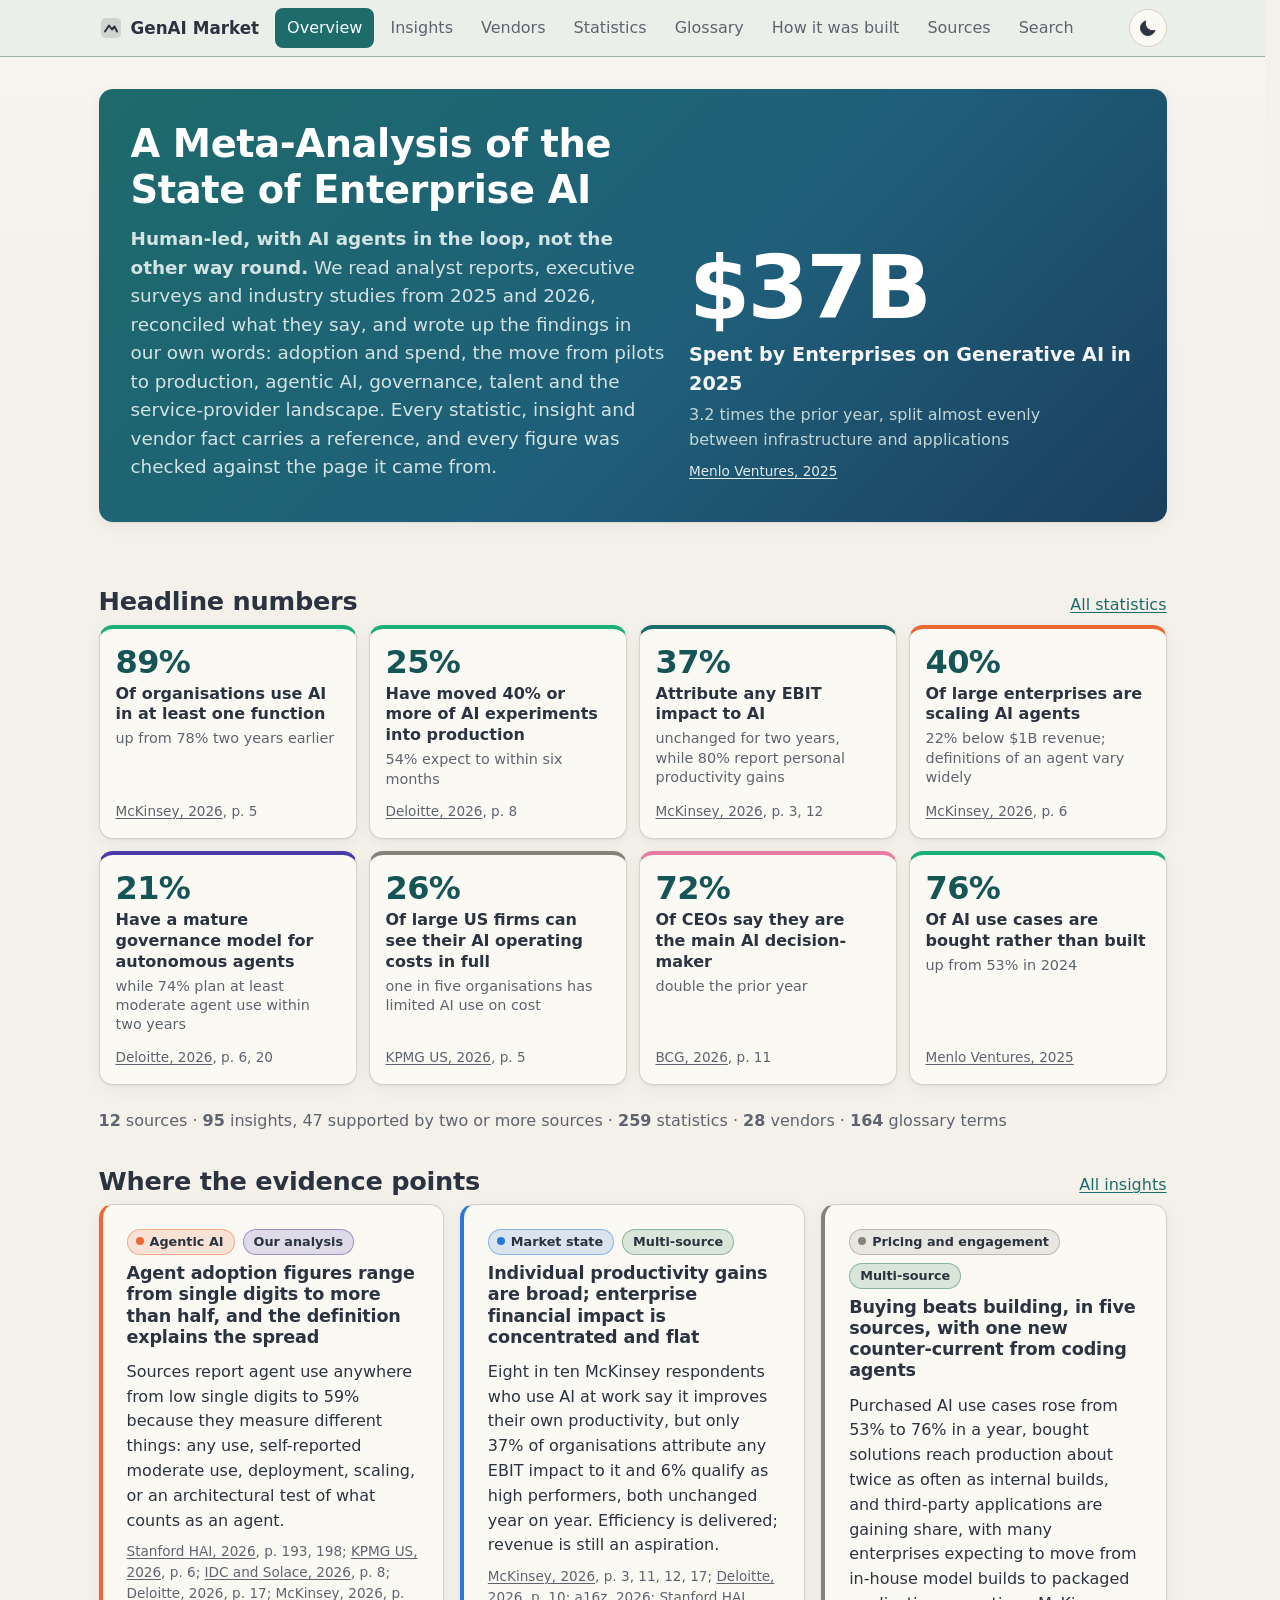
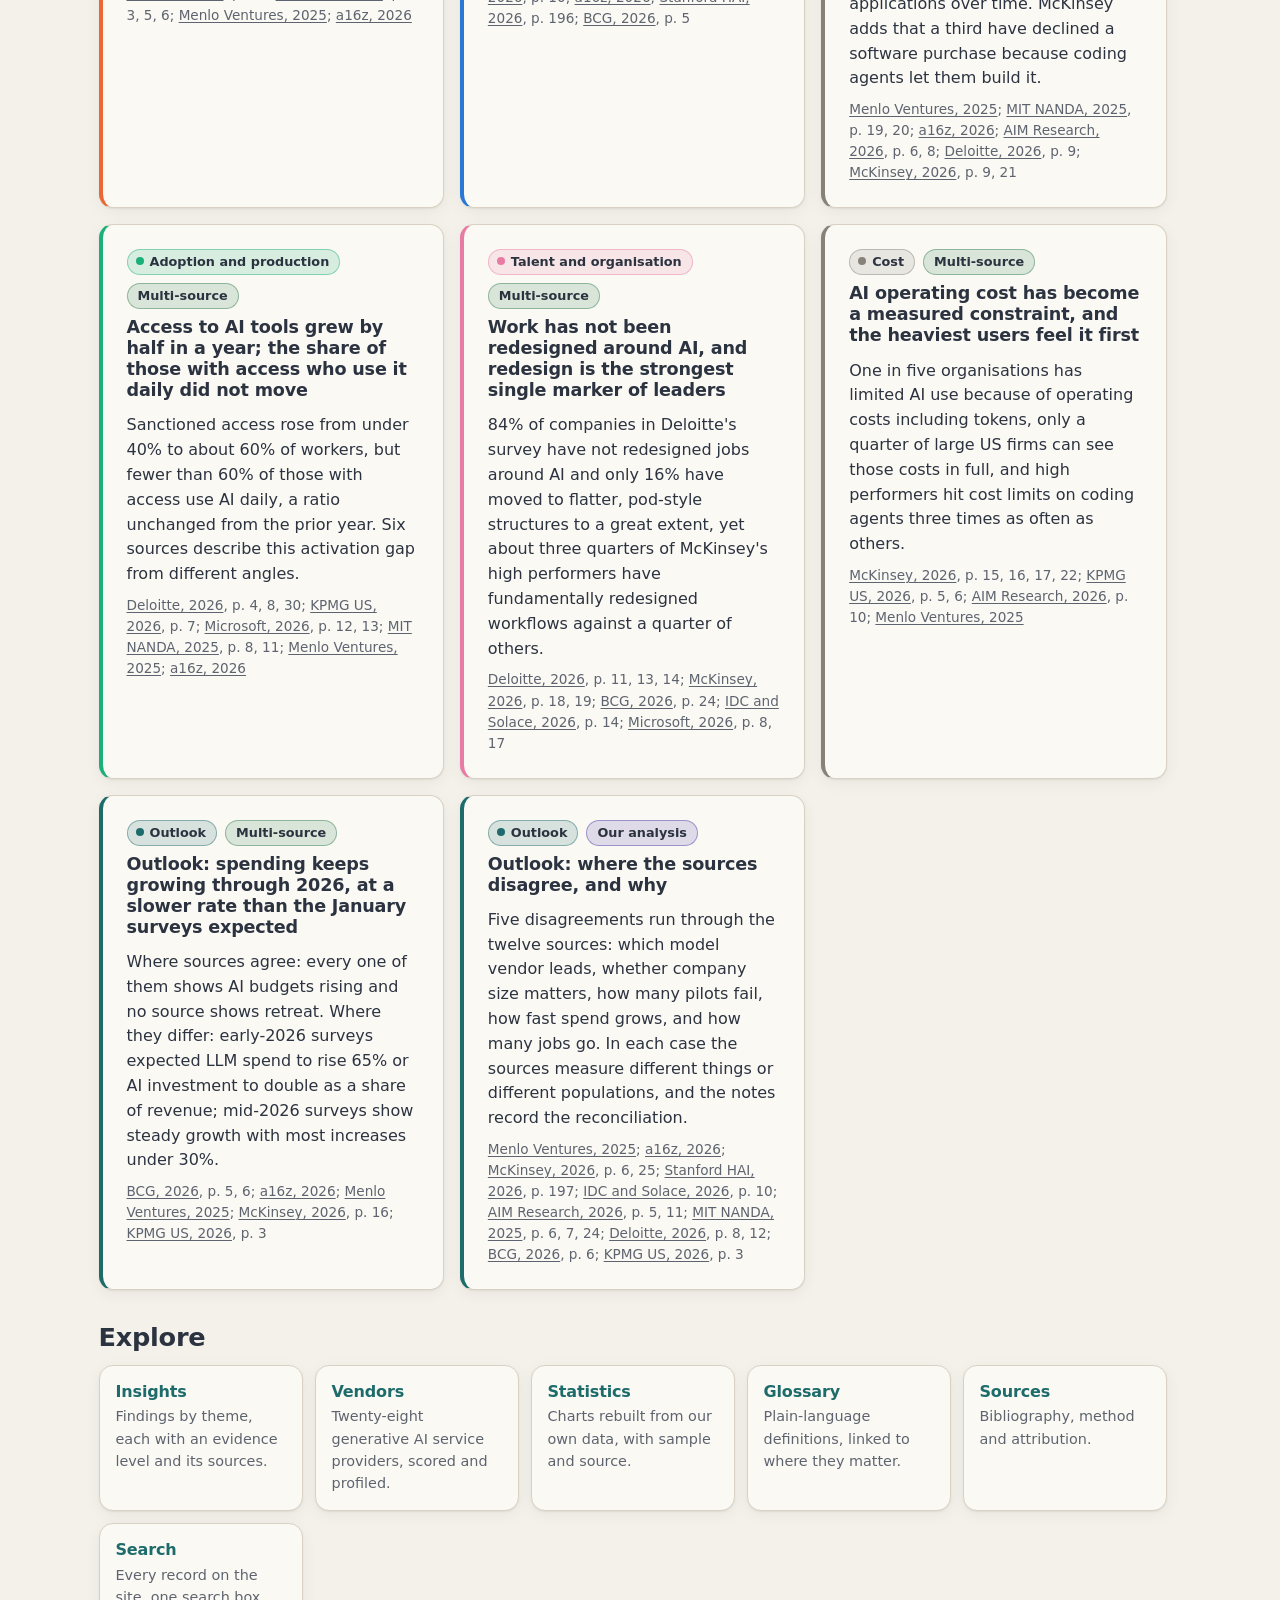
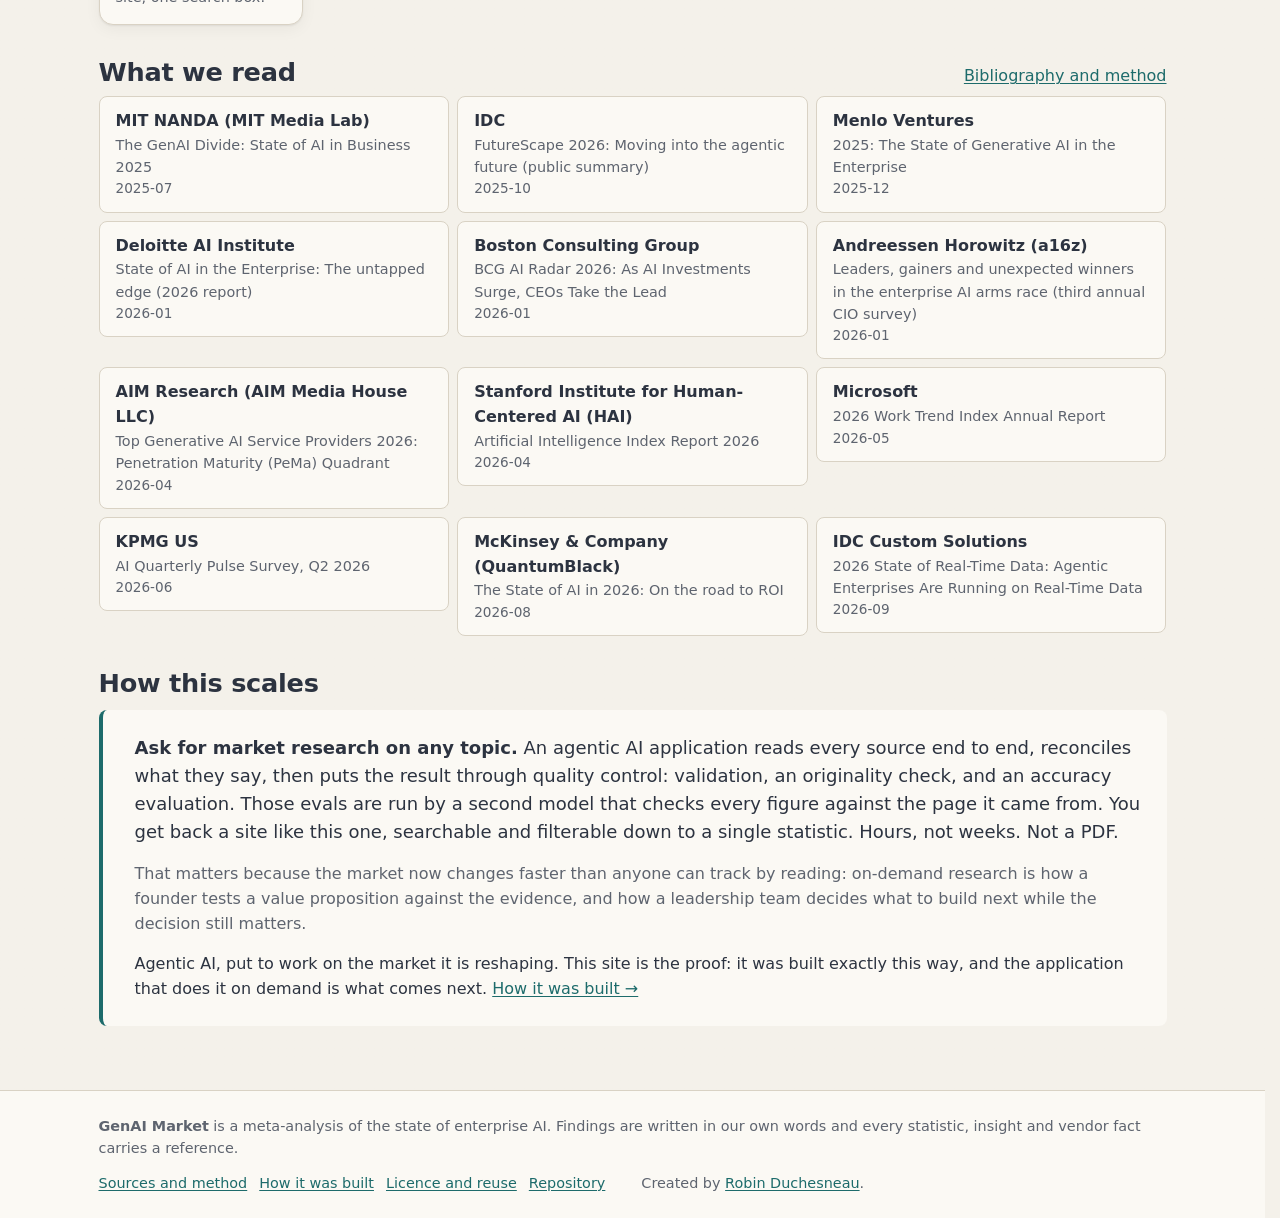
<file: site/index.html>
<!DOCTYPE html>
<html lang="en">
<head>
<meta charset="utf-8">
<meta name="viewport" content="width=device-width, initial-scale=1">
<title>GenAI Market — A Meta-Analysis of the State of Enterprise AI</title>
<meta name="description" content="A meta-analysis of enterprise AI adoption and the generative AI services market, built from analyst reports, executive surveys and industry studies, with a reference for every finding.">
<link rel="icon" href="assets/favicon.svg" type="image/svg+xml">
<link rel="stylesheet" href="css/site.css">
<script>
/* Apply a stored theme before first paint to avoid a flash. */
(function(){try{var t=localStorage.getItem("theme");if(t==="dark"||t==="light")document.documentElement.setAttribute("data-theme",t);}catch(e){}})();
</script>
</head>
<body data-page="home">
<script src="js/shell.js"></script>
<main id="main" class="container">
<section class="hero" aria-labelledby="hero-heading">
  <div>
    <h1 id="hero-heading">A Meta-Analysis of the State of Enterprise AI</h1>
    <p class="lead"><strong>Human-led, with AI agents in the loop, not the other way round.</strong> We read analyst reports, executive surveys and industry studies from 2025 and 2026, reconciled what they say, and wrote up the findings in our own words: adoption and spend, the move from pilots to production, agentic AI, governance, talent and the service-provider landscape. Every statistic, insight and vendor fact carries a reference, and every figure was checked against the page it came from.</p>
  </div>
  <div id="hero" aria-live="polite"></div>
</section>

<section aria-labelledby="kpi-heading">
  <div class="section-head">
    <h2 id="kpi-heading">Headline numbers</h2>
    <a href="stats.html">All statistics</a>
  </div>
  <div id="kpis" class="kpi-row"></div>
  <p id="counts" class="counts"></p>
</section>

<section aria-labelledby="insights-heading">
  <div class="section-head">
    <h2 id="insights-heading">Where the evidence points</h2>
    <a href="insights.html">All insights</a>
  </div>
  <div id="top-insights" class="grid"></div>
</section>

<section aria-labelledby="explore-heading">
  <h2 id="explore-heading">Explore</h2>
  <div class="section-links">
    <a class="card" href="insights.html"><h3>Insights</h3><p class="muted">Findings by theme, each with an evidence level and its sources.</p></a>
    <a class="card" href="vendors.html"><h3>Vendors</h3><p class="muted">Twenty-eight generative AI service providers, scored and profiled.</p></a>
    <a class="card" href="stats.html"><h3>Statistics</h3><p class="muted">Charts rebuilt from our own data, with sample and source.</p></a>
    <a class="card" href="glossary.html"><h3>Glossary</h3><p class="muted">Plain-language definitions, linked to where they matter.</p></a>
    <a class="card" href="sources.html"><h3>Sources</h3><p class="muted">Bibliography, method and attribution.</p></a>
    <a class="card" href="search.html"><h3>Search</h3><p class="muted">Every record on the site, one search box.</p></a>
  </div>
</section>

<section aria-labelledby="sources-heading">
  <div class="section-head">
    <h2 id="sources-heading">What we read</h2>
    <a href="sources.html">Bibliography and method</a>
  </div>
  <ul id="sources-strip" class="sources-strip"></ul>
</section>
<section aria-labelledby="scale-heading">
  <h2 id="scale-heading">How this scales</h2>
  <div class="valueprop">
    <p class="vp-open"><strong>Ask for market research on any topic.</strong> An agentic AI application reads every source end to end, reconciles what they say, then puts the result through quality control: validation, an originality check, and an accuracy evaluation. Those evals are run by a second model that checks every figure against the page it came from. You get back a site like this one, searchable and filterable down to a single statistic. Hours, not weeks. Not a PDF.</p>
    <p class="vp-why">That matters because the market now changes faster than anyone can track by reading: on-demand research is how a founder tests a value proposition against the evidence, and how a leadership team decides what to build next while the decision still matters.</p>
    <p>Agentic AI, put to work on the market it is reshaping. This site is the proof: it was built exactly this way, and the application that does it on demand is what comes next. <a href="method.html">How it was built &rarr;</a></p>
  </div>
</section>

</main>
<script src="js/home.js"></script>
</body>
</html>
</file>
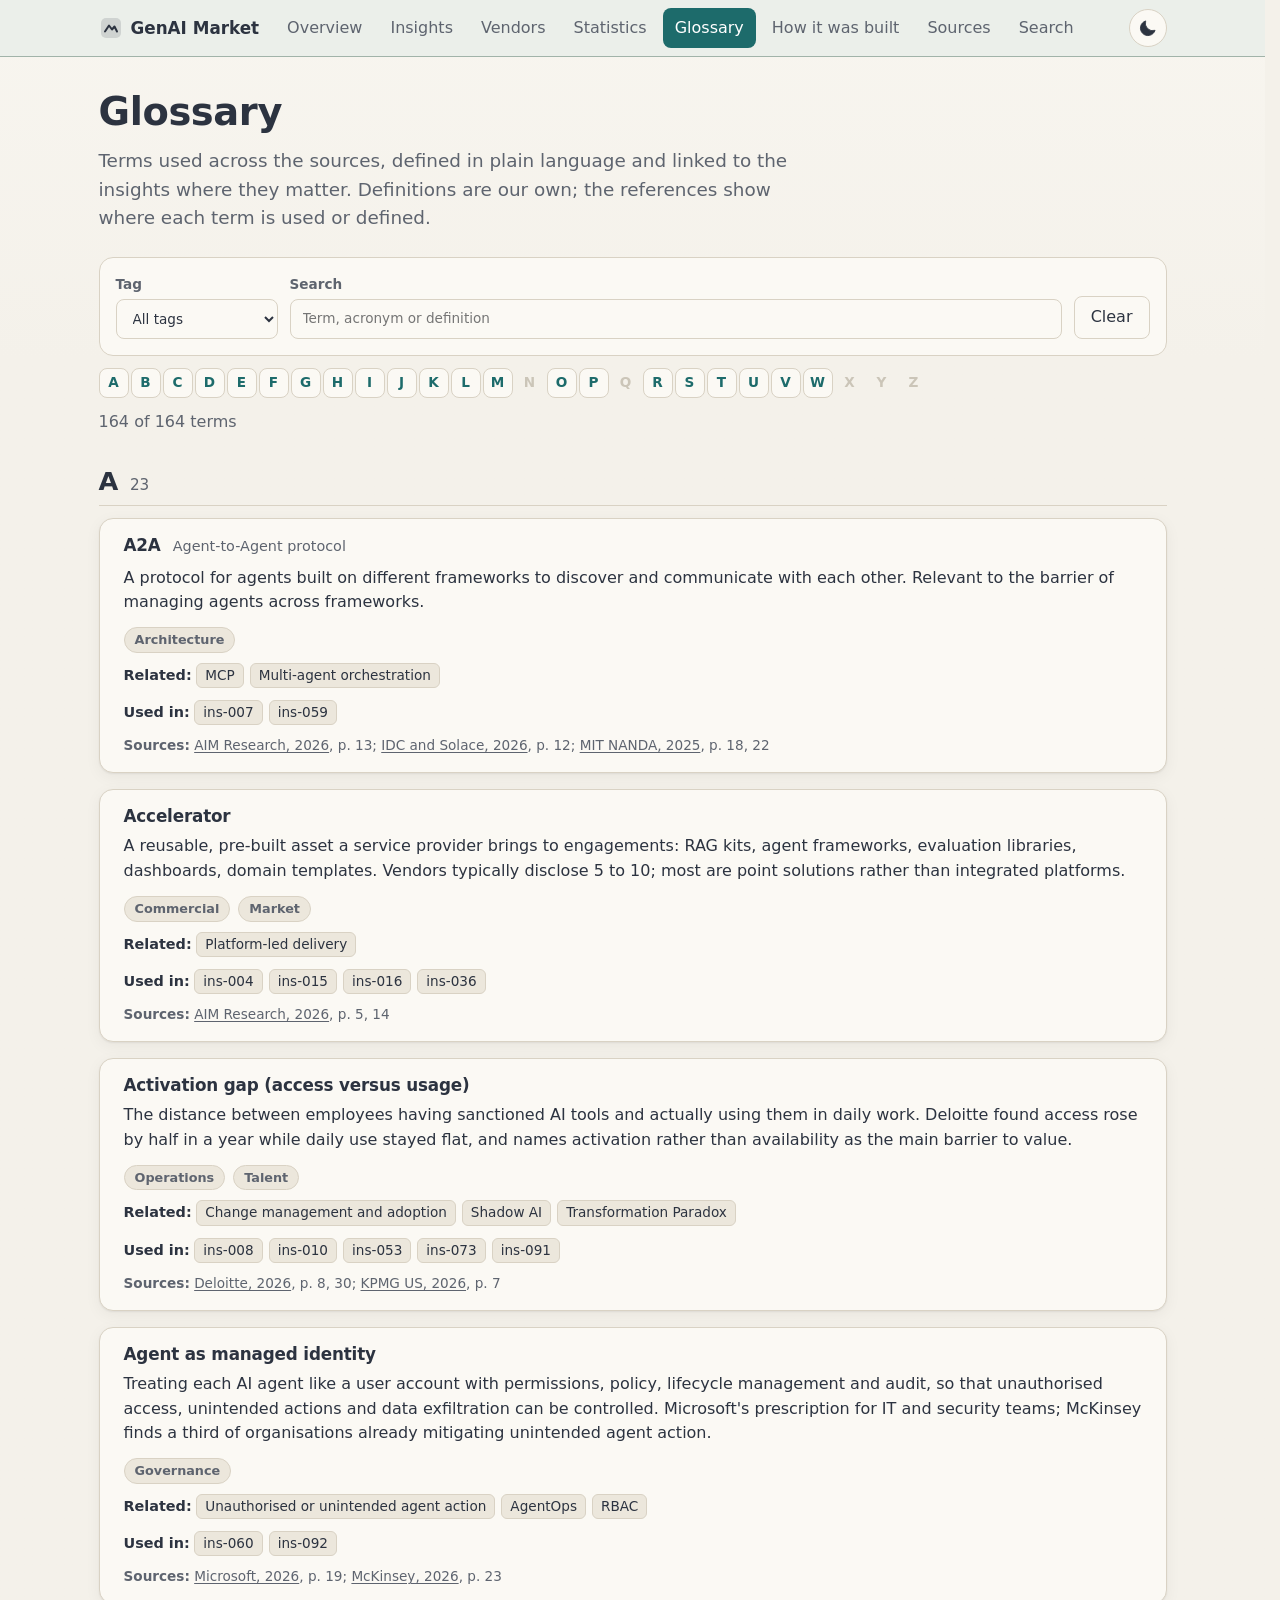
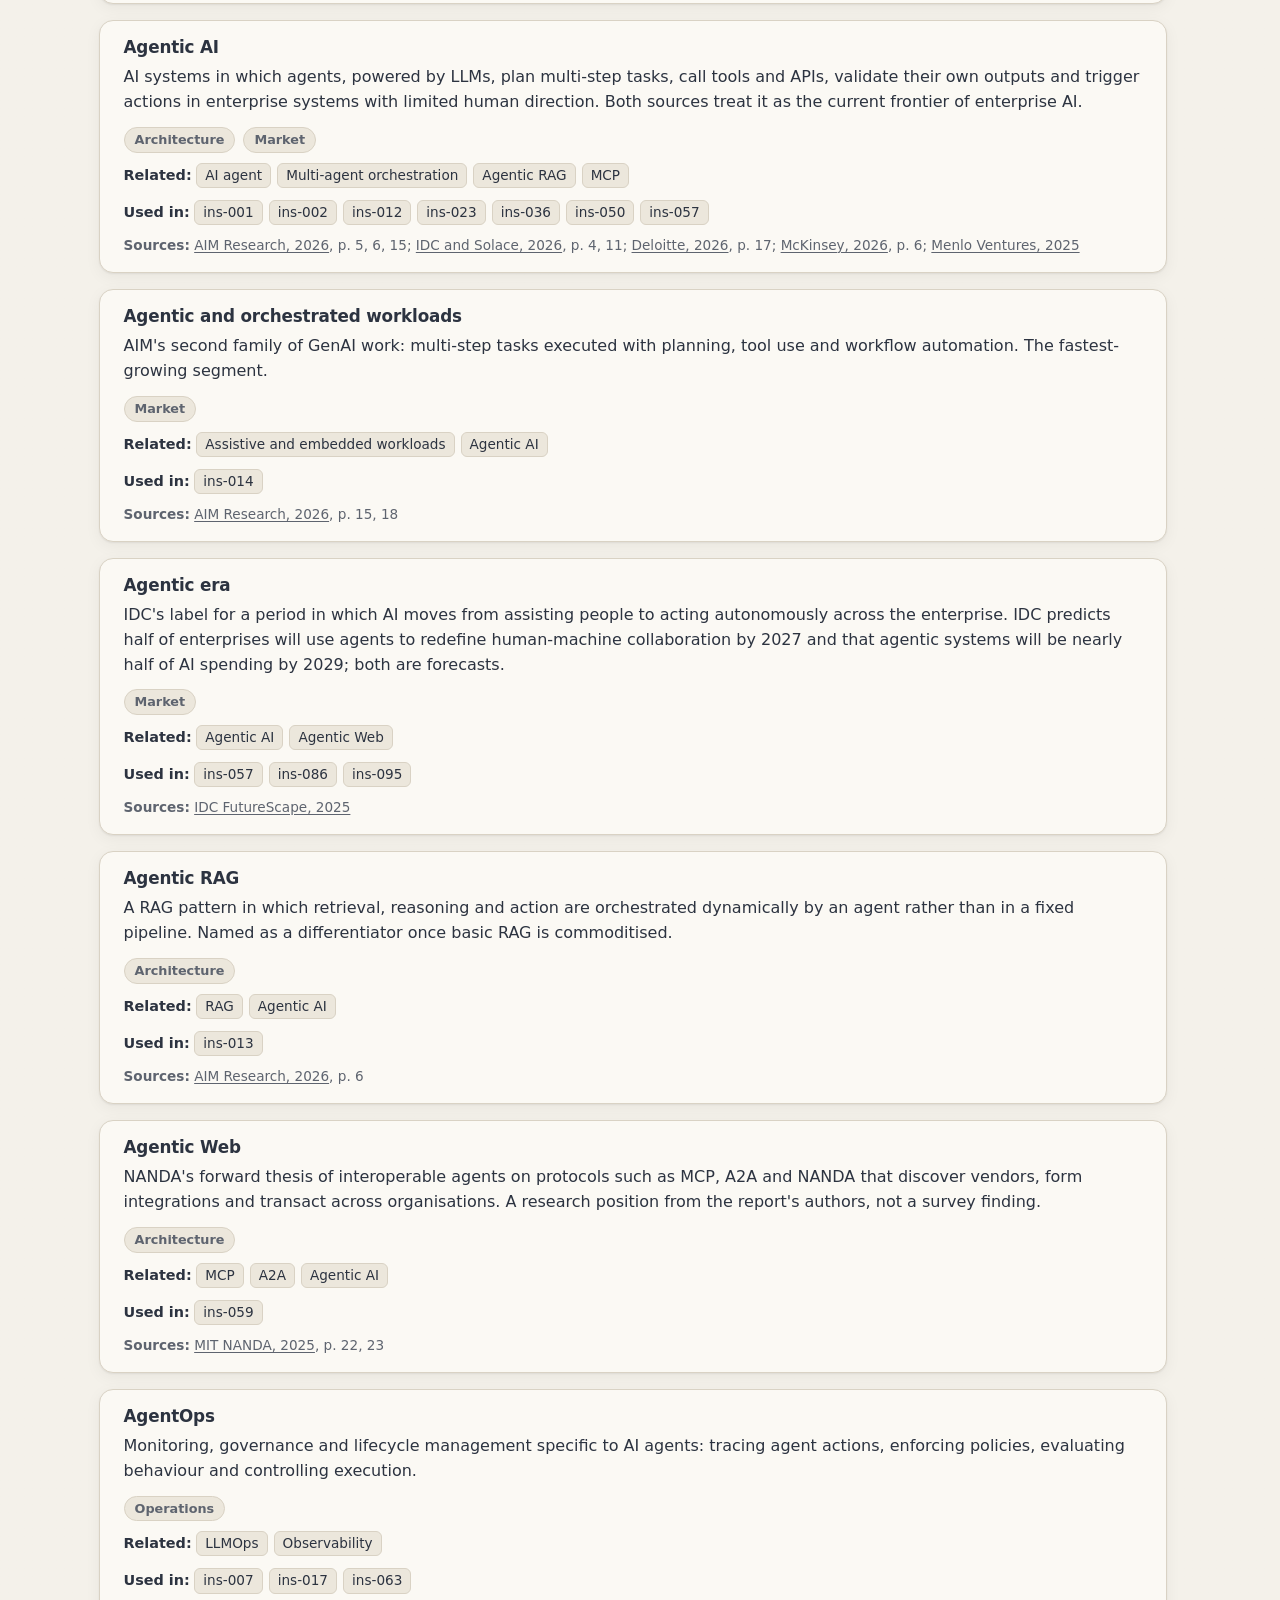
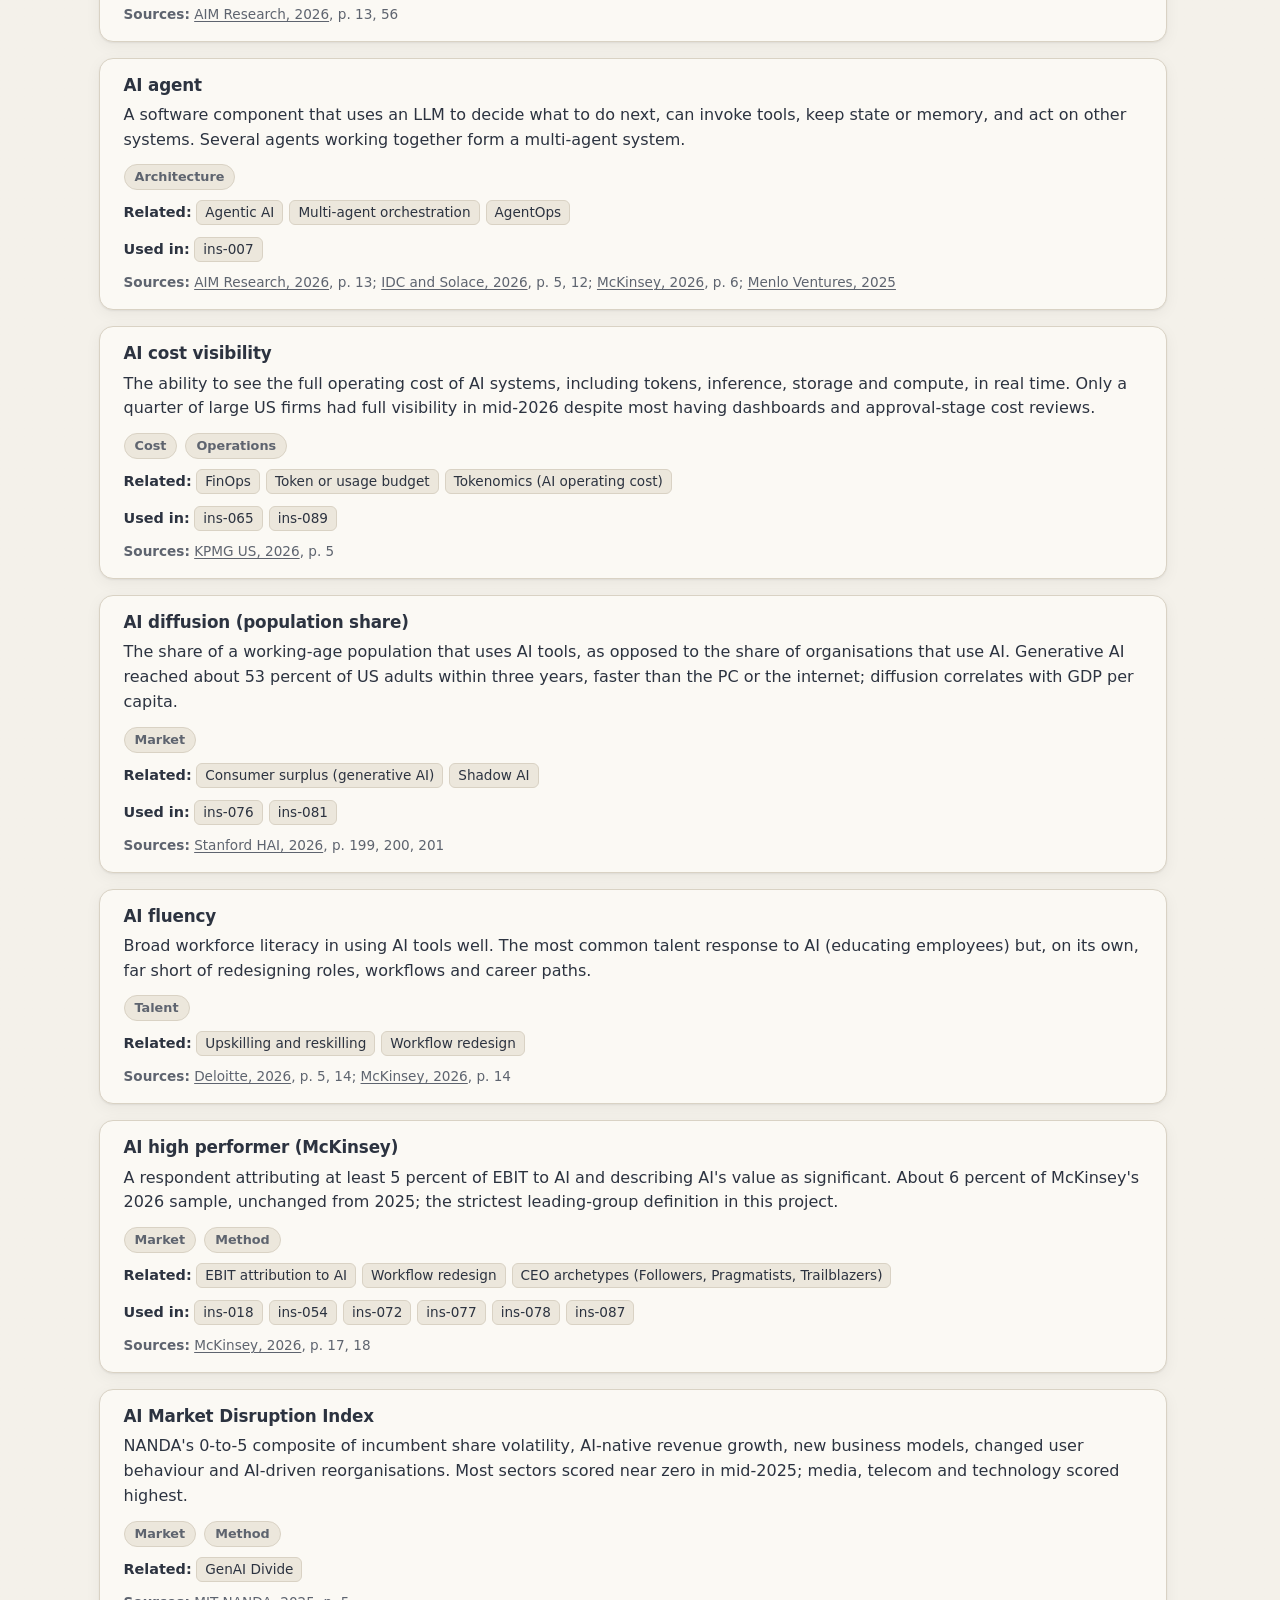
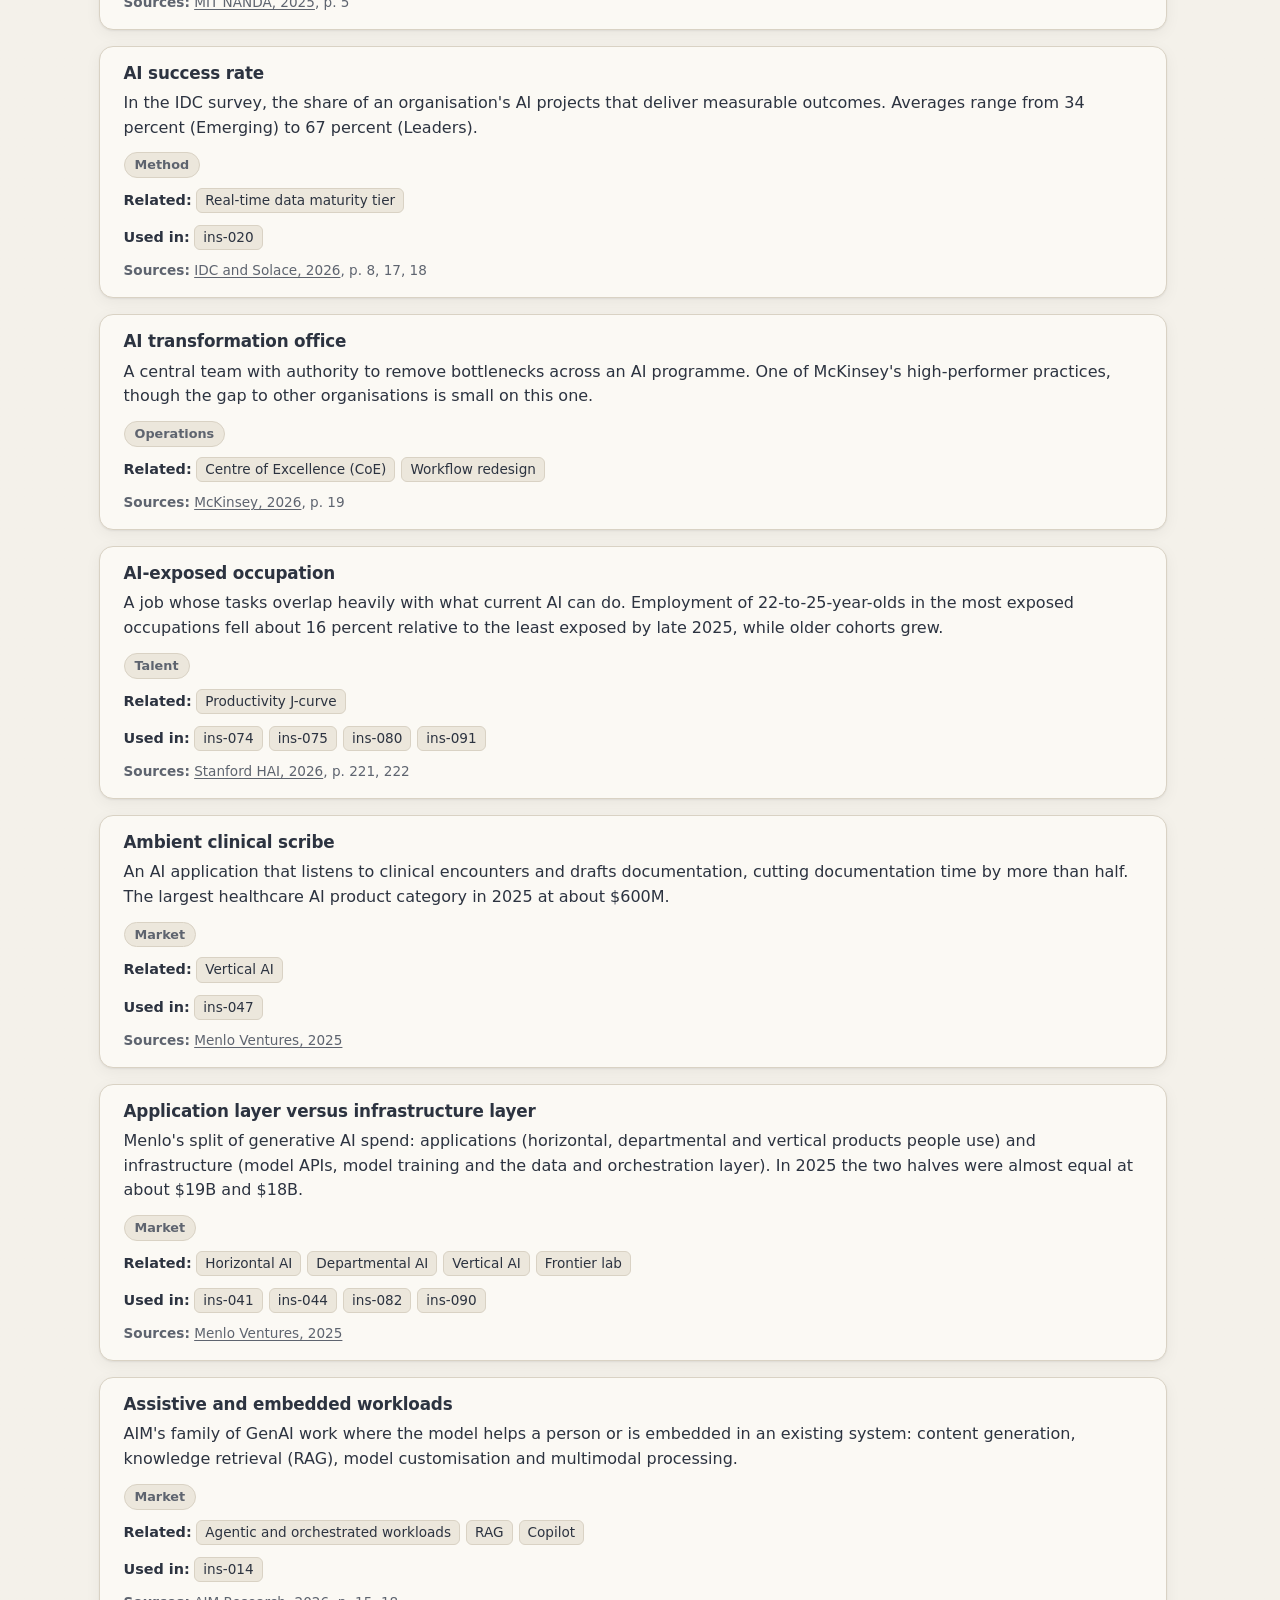
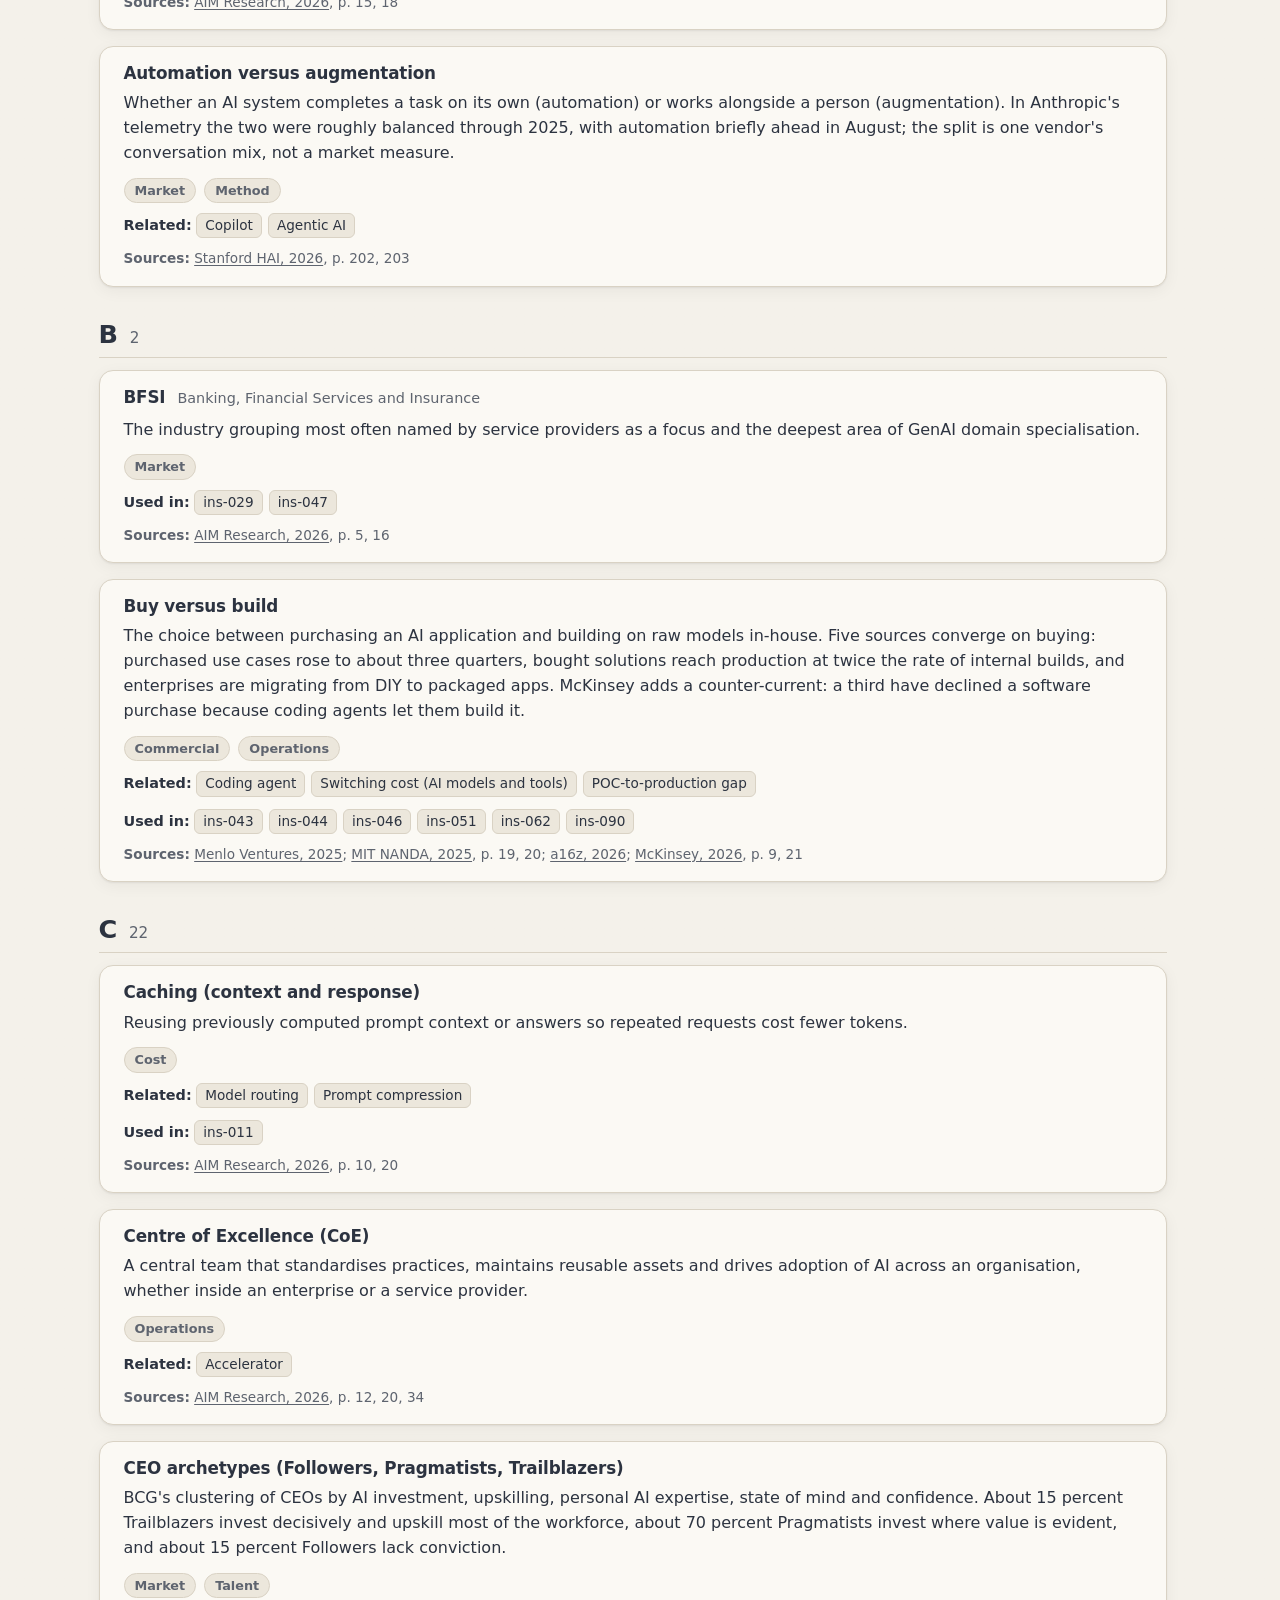
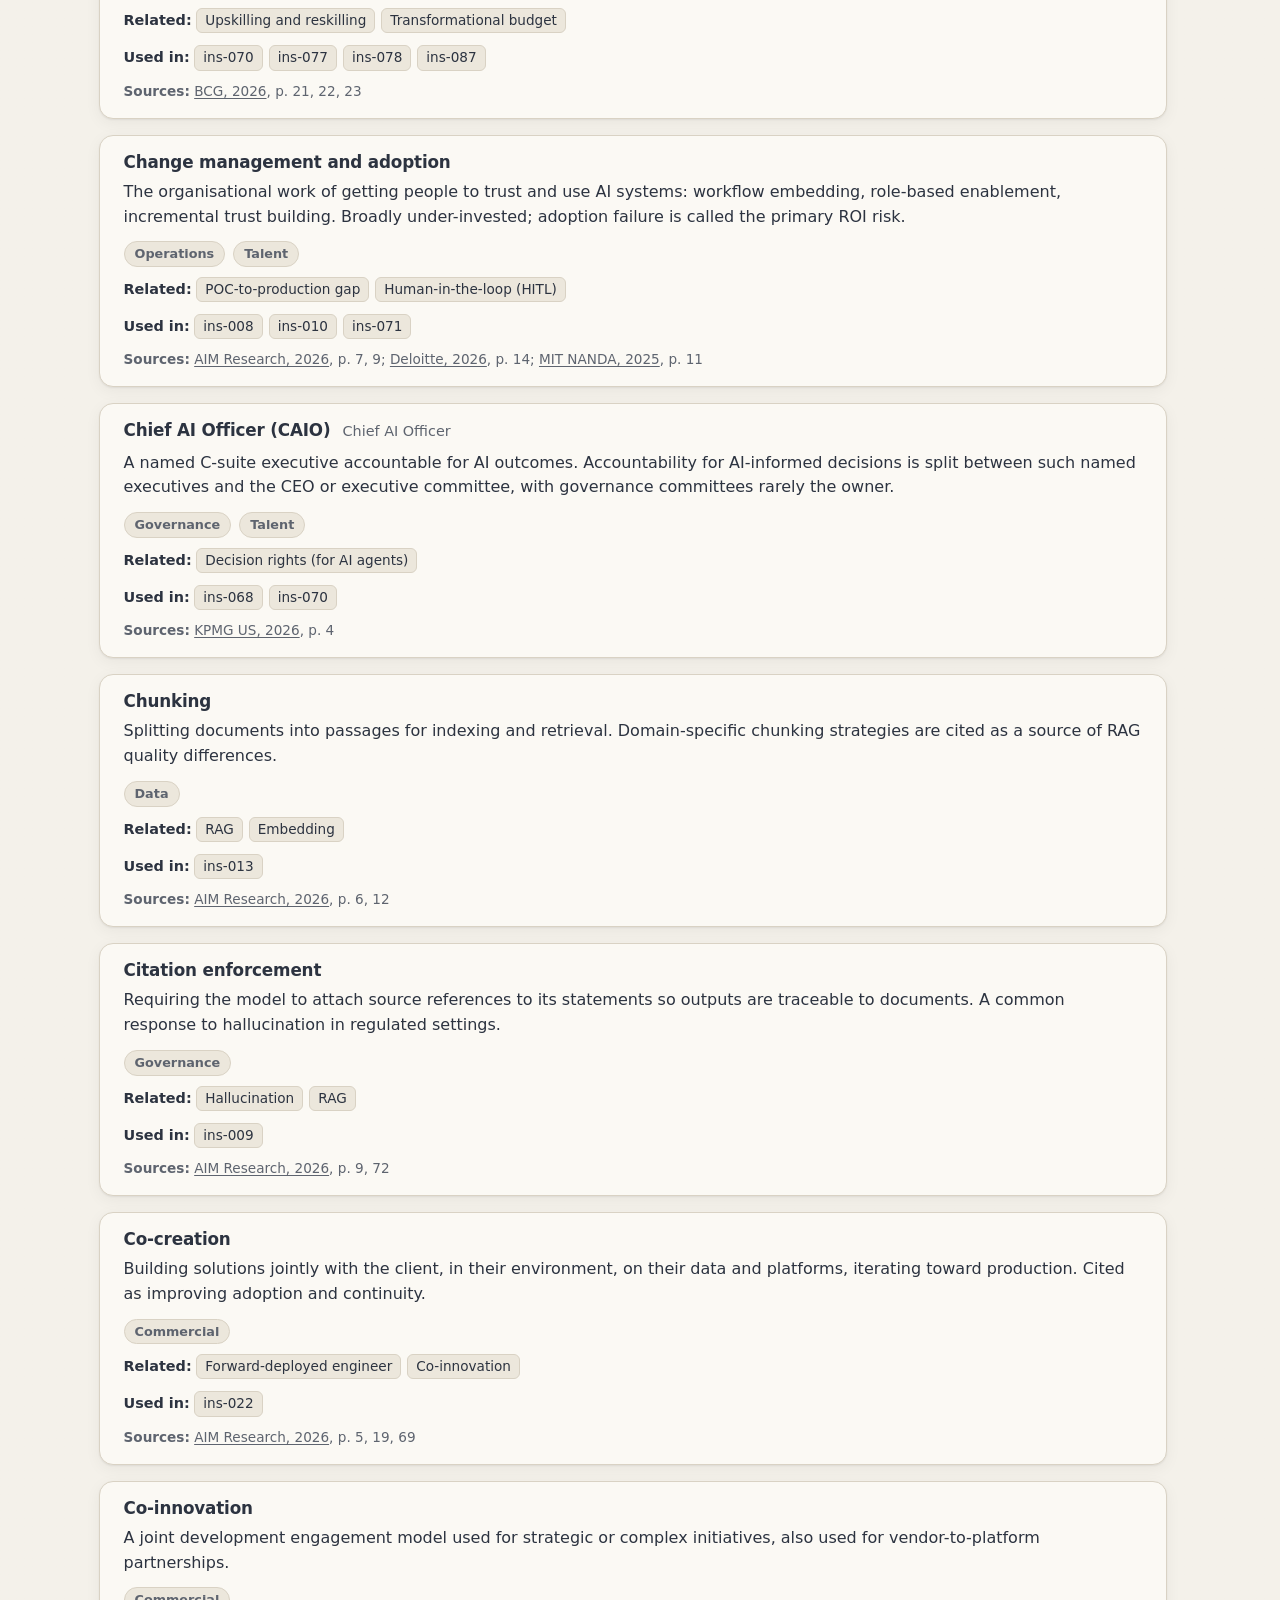
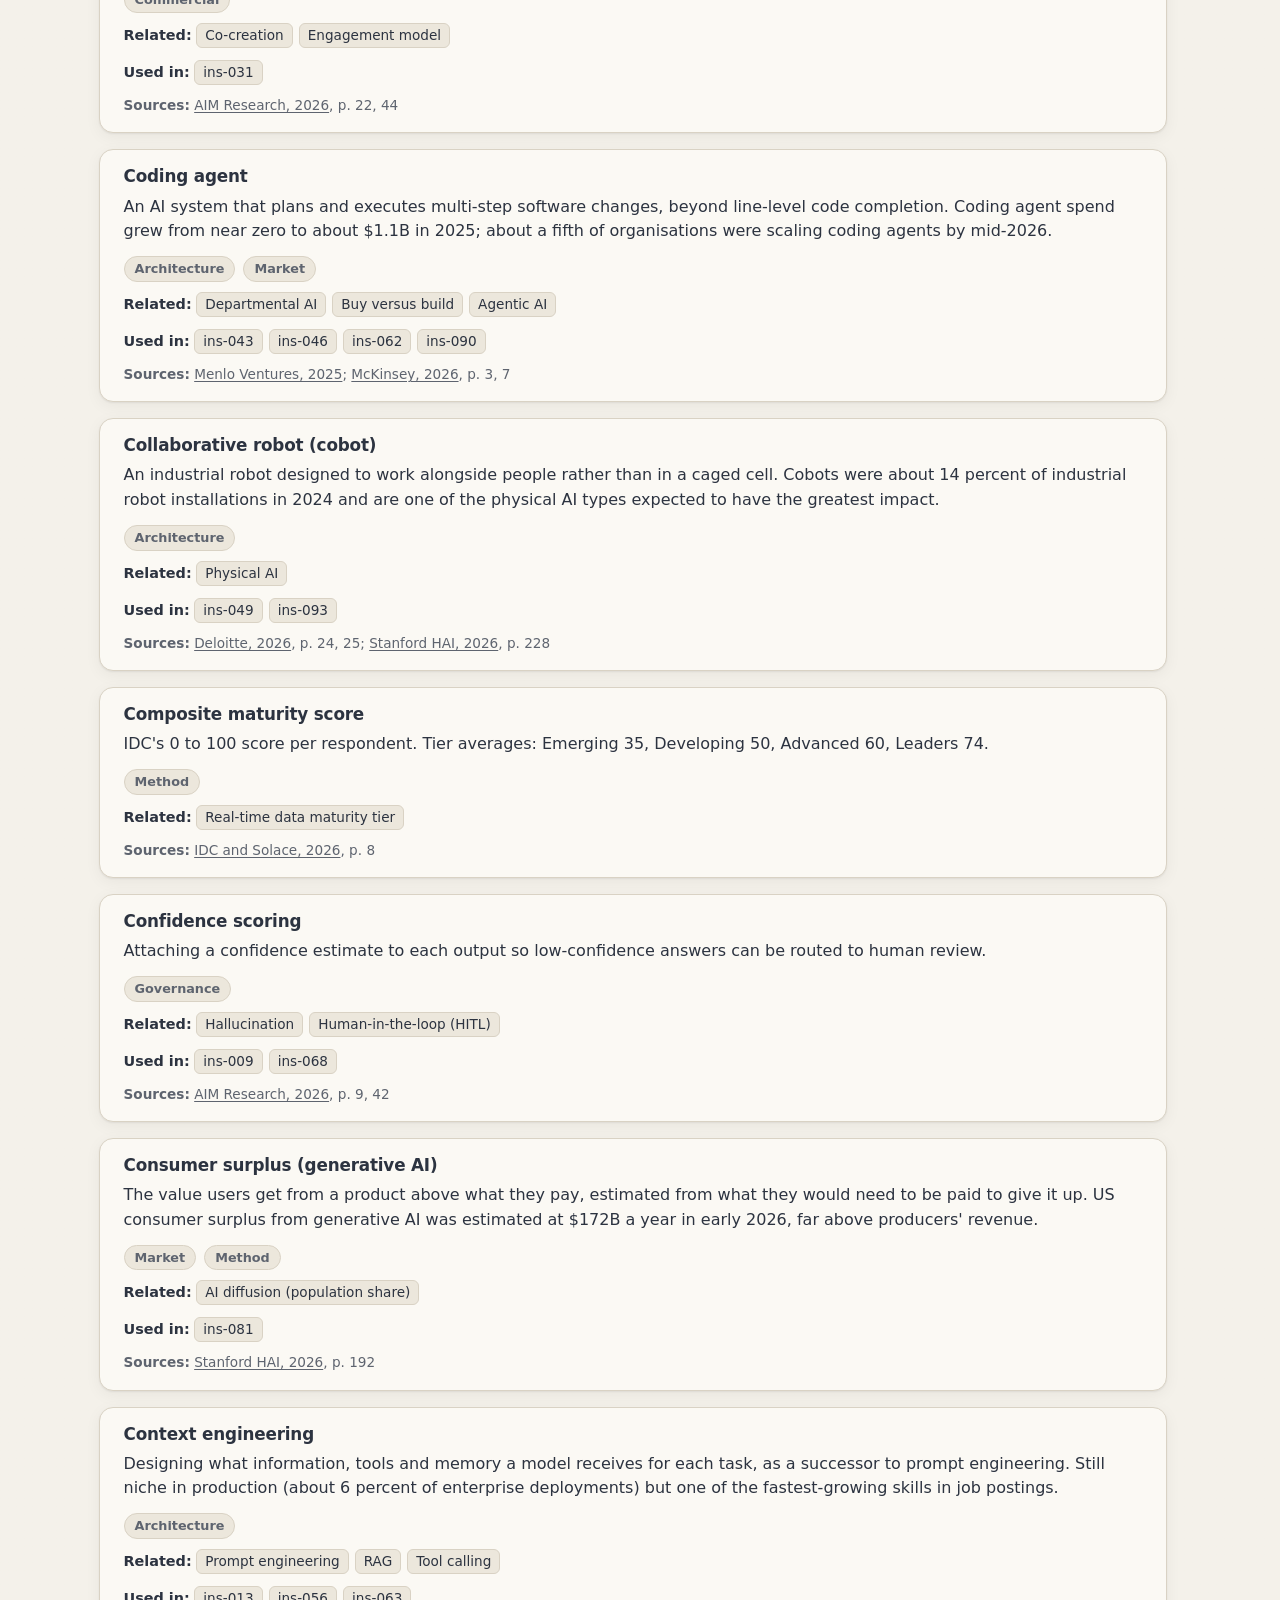
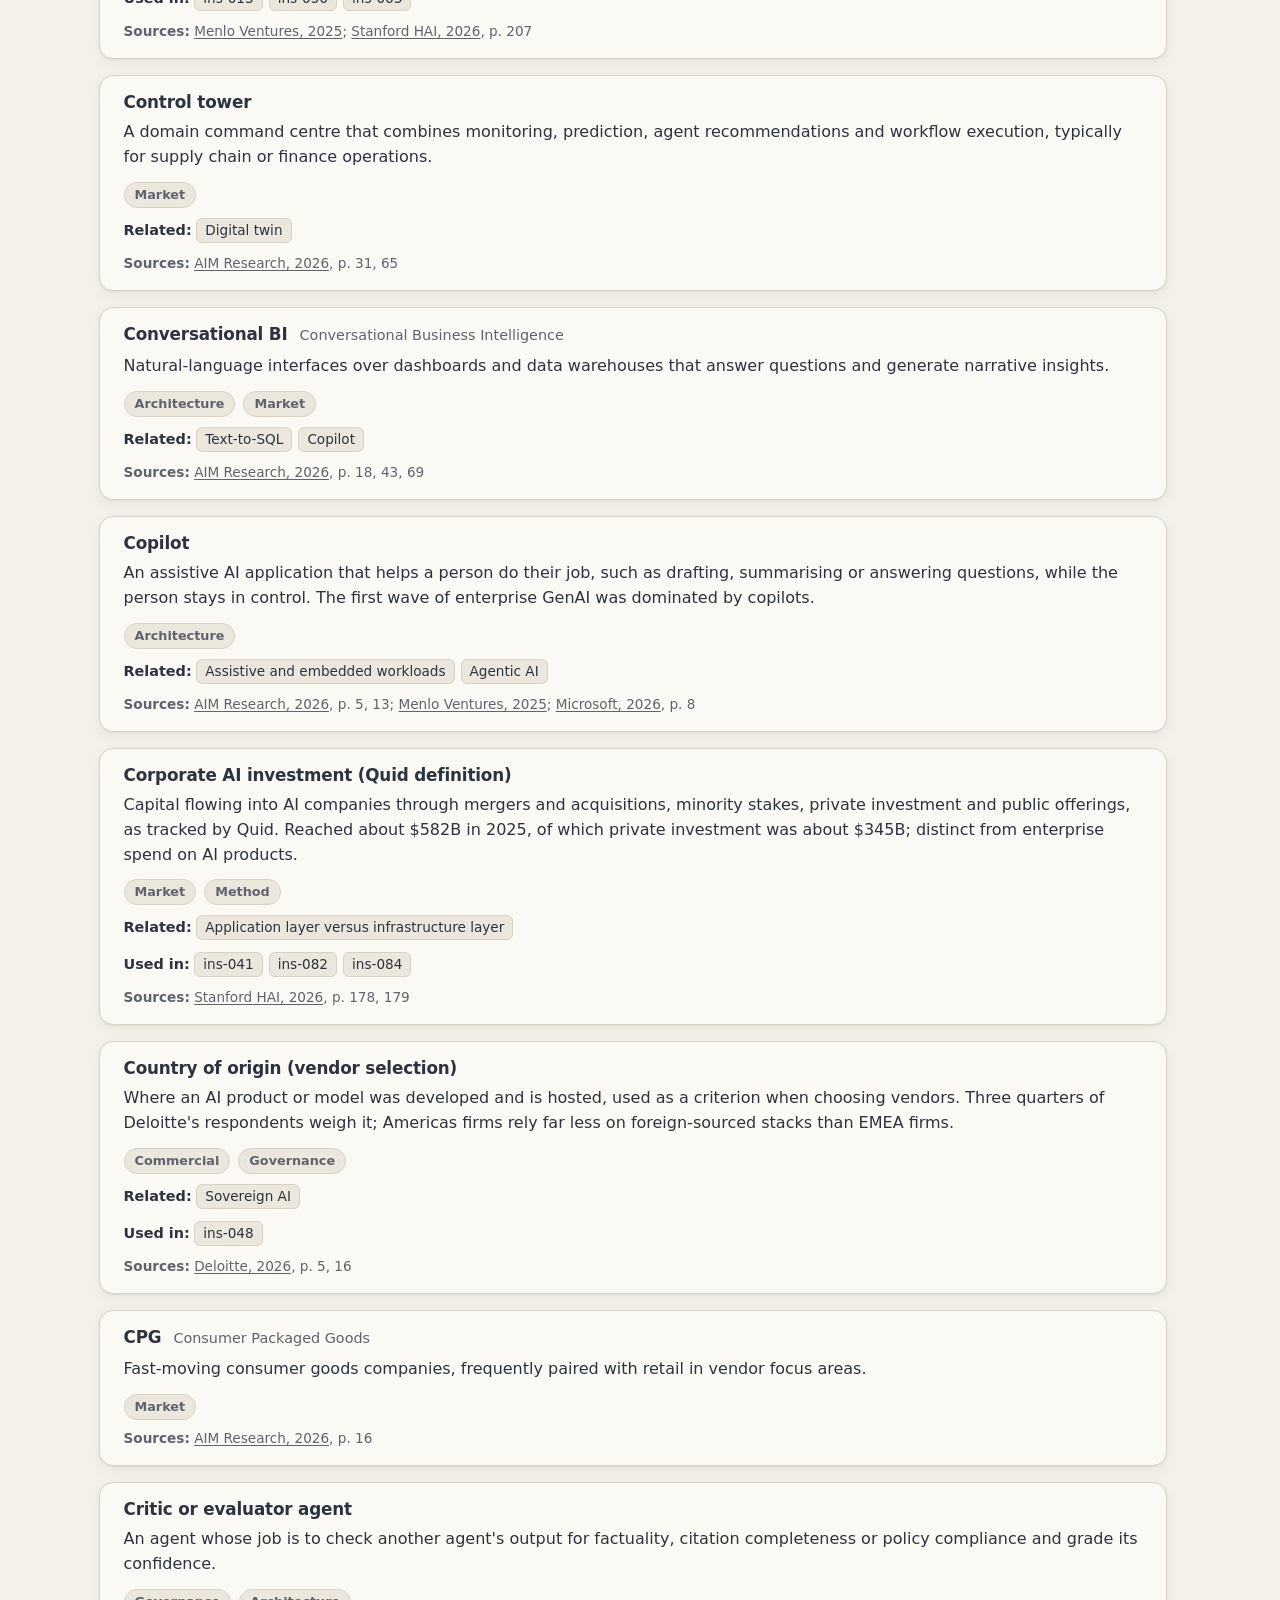
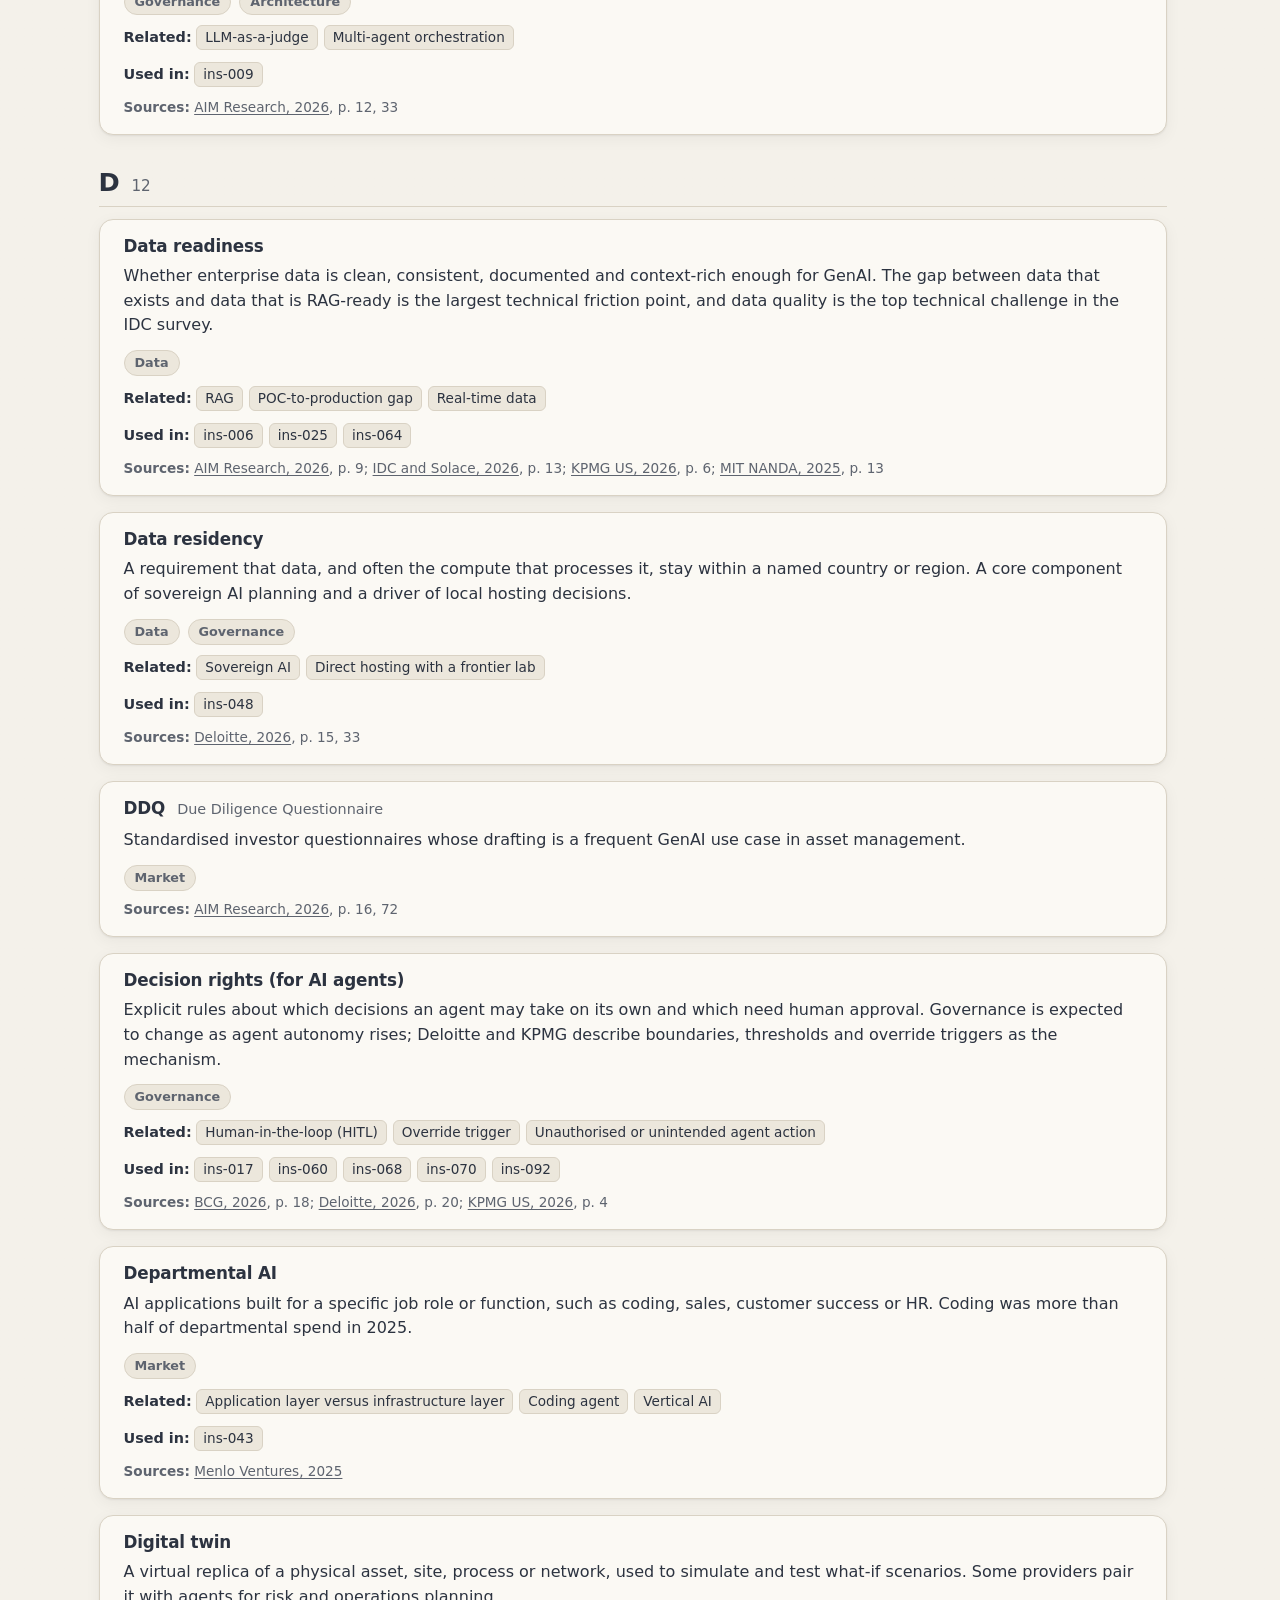
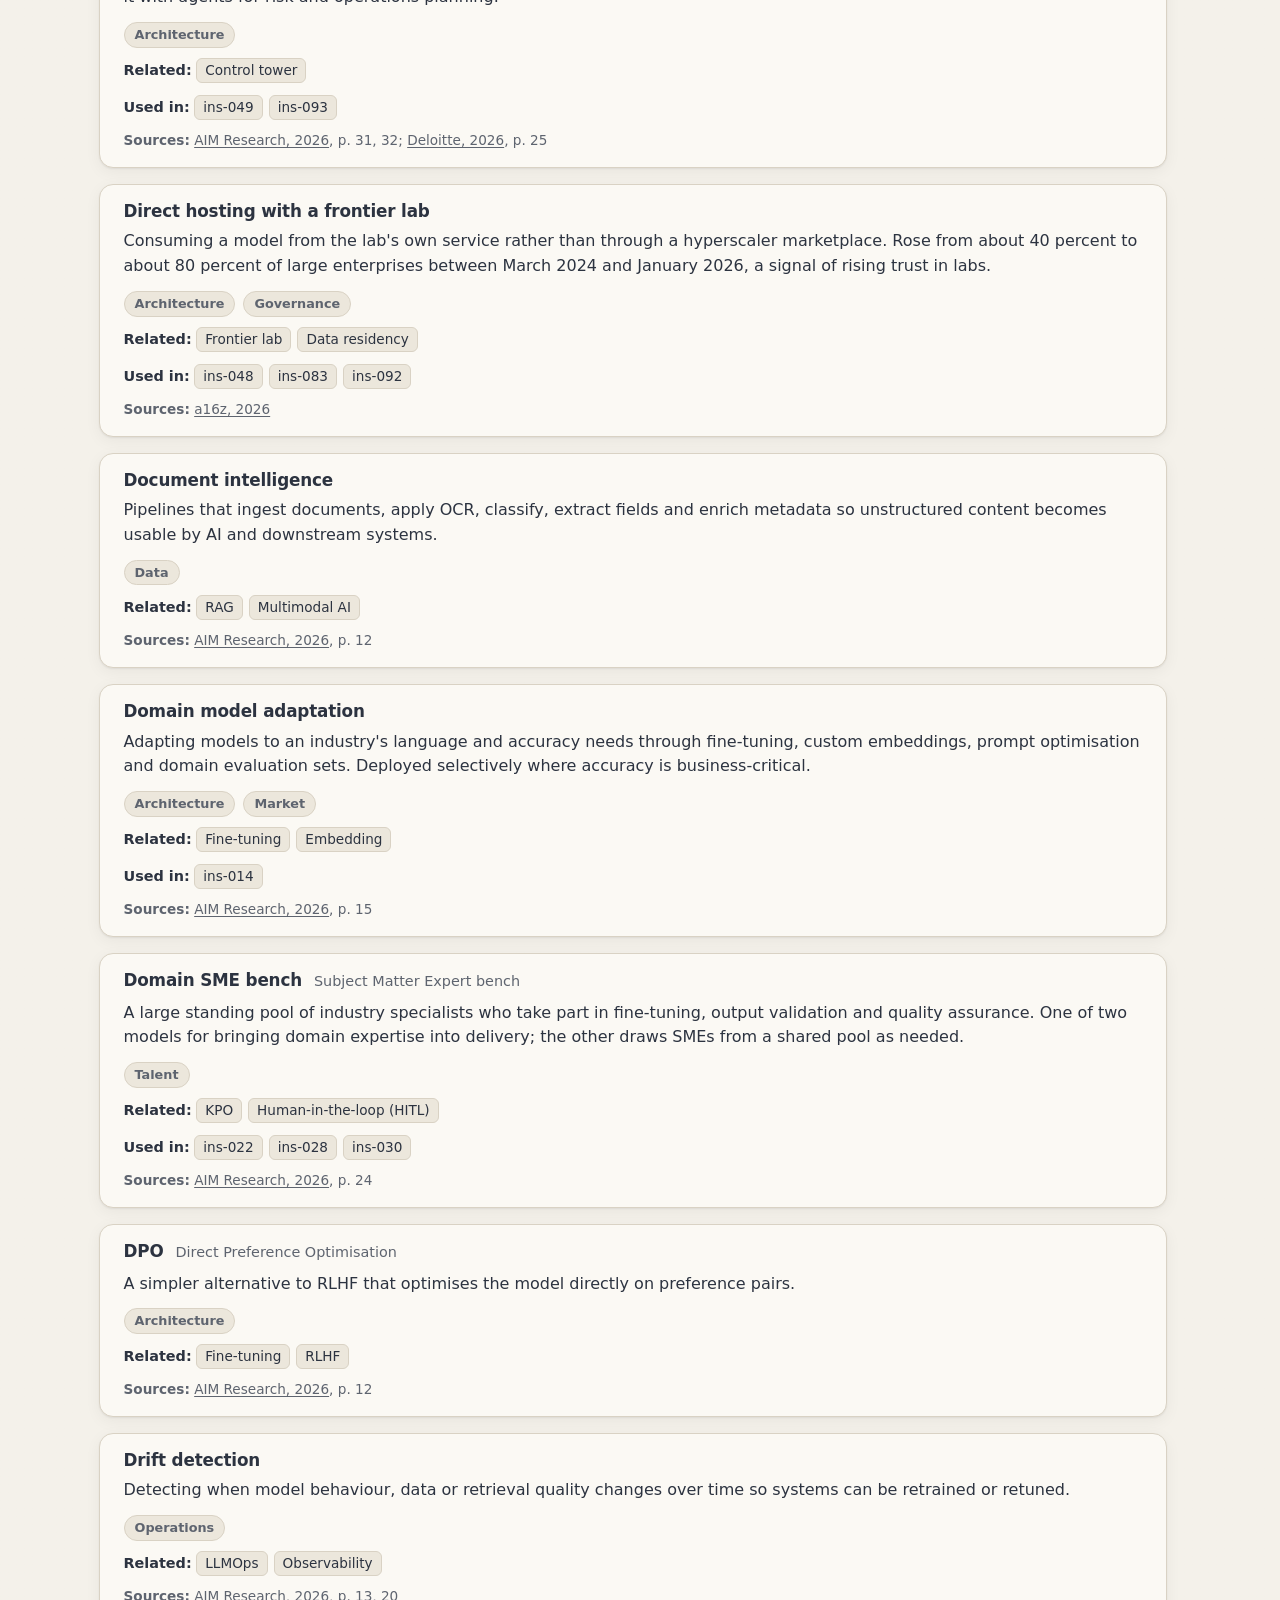
<file: site/glossary.html>
<!DOCTYPE html>
<html lang="en">
<head>
<meta charset="utf-8">
<meta name="viewport" content="width=device-width, initial-scale=1">
<title>Glossary — GenAI Market</title>
<meta name="description" content="Plain-language definitions of enterprise AI terms: agents, RAG, LLMOps, sovereign AI, tokenomics and more.">
<link rel="icon" href="assets/favicon.svg" type="image/svg+xml">
<link rel="stylesheet" href="css/site.css">
<script>
/* Apply a stored theme before first paint to avoid a flash. */
(function(){try{var t=localStorage.getItem("theme");if(t==="dark"||t==="light")document.documentElement.setAttribute("data-theme",t);}catch(e){}})();
</script>
</head>
<body data-page="glossary">
<script src="js/shell.js"></script>
<main id="main" class="container">
<h1>Glossary</h1>
<p class="lead">Terms used across the sources, defined in plain language and linked to the insights where they matter. Definitions are our own; the references show where each term is used or defined.</p>
<div id="filters" class="filters" role="search" aria-label="Filter glossary"></div>
<nav id="letters" class="letter-nav" aria-label="Jump to letter"></nav>
<p id="count" class="muted count-line" aria-live="polite"></p>
<div id="results"></div>
</main>
<script src="js/glossary.js"></script>
</body>
</html>
</file>
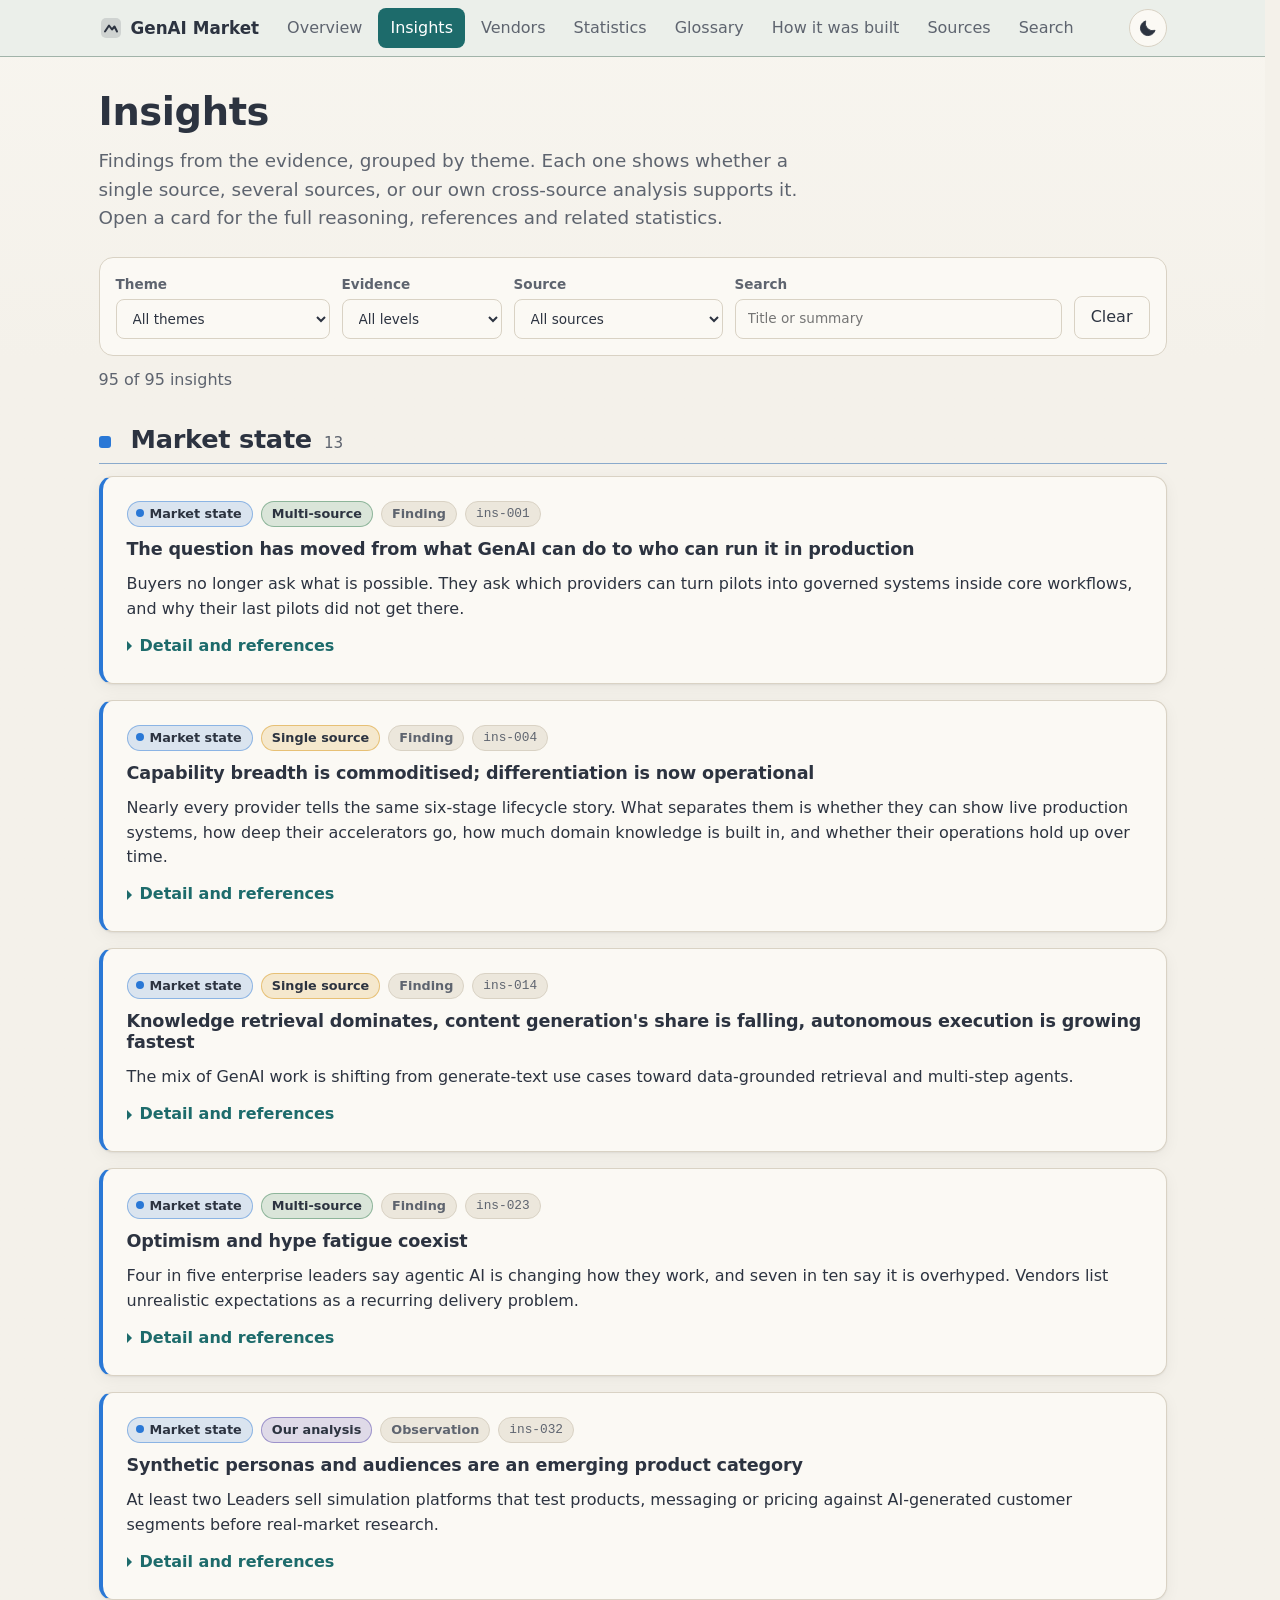
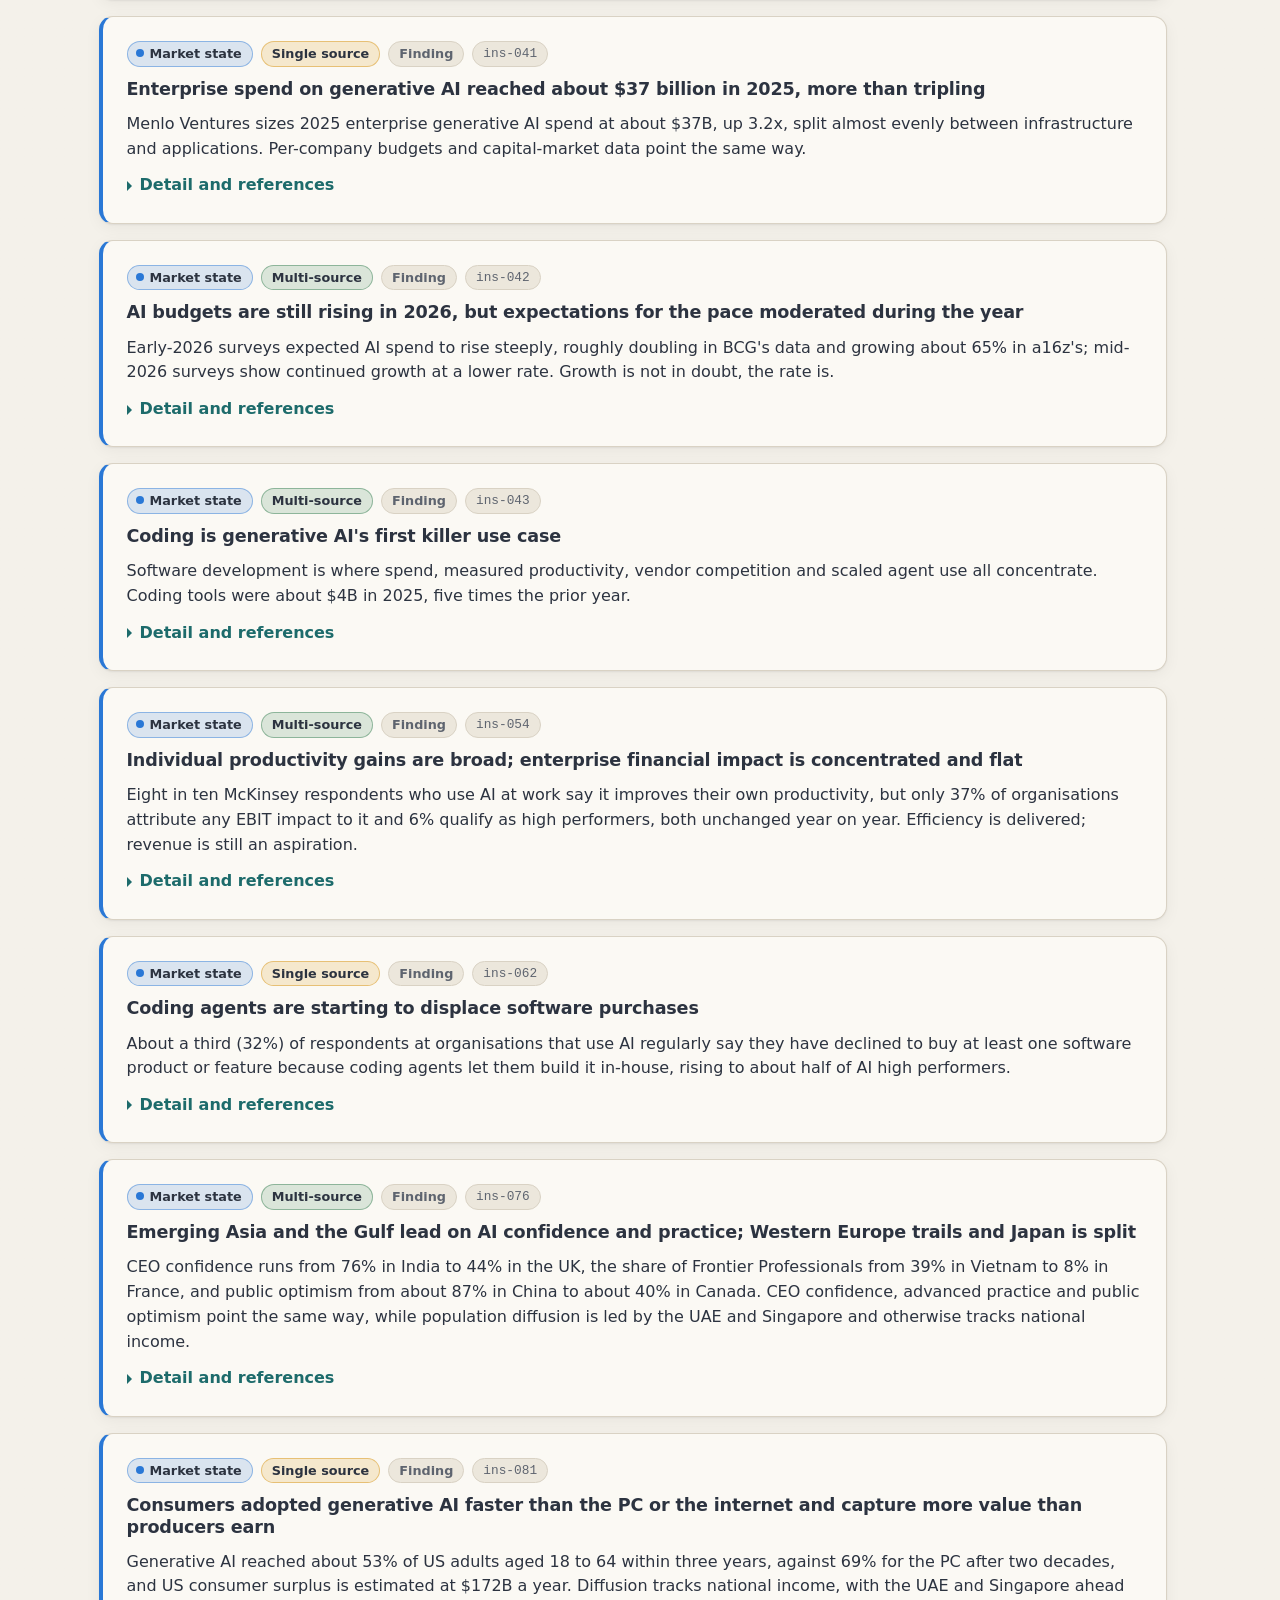
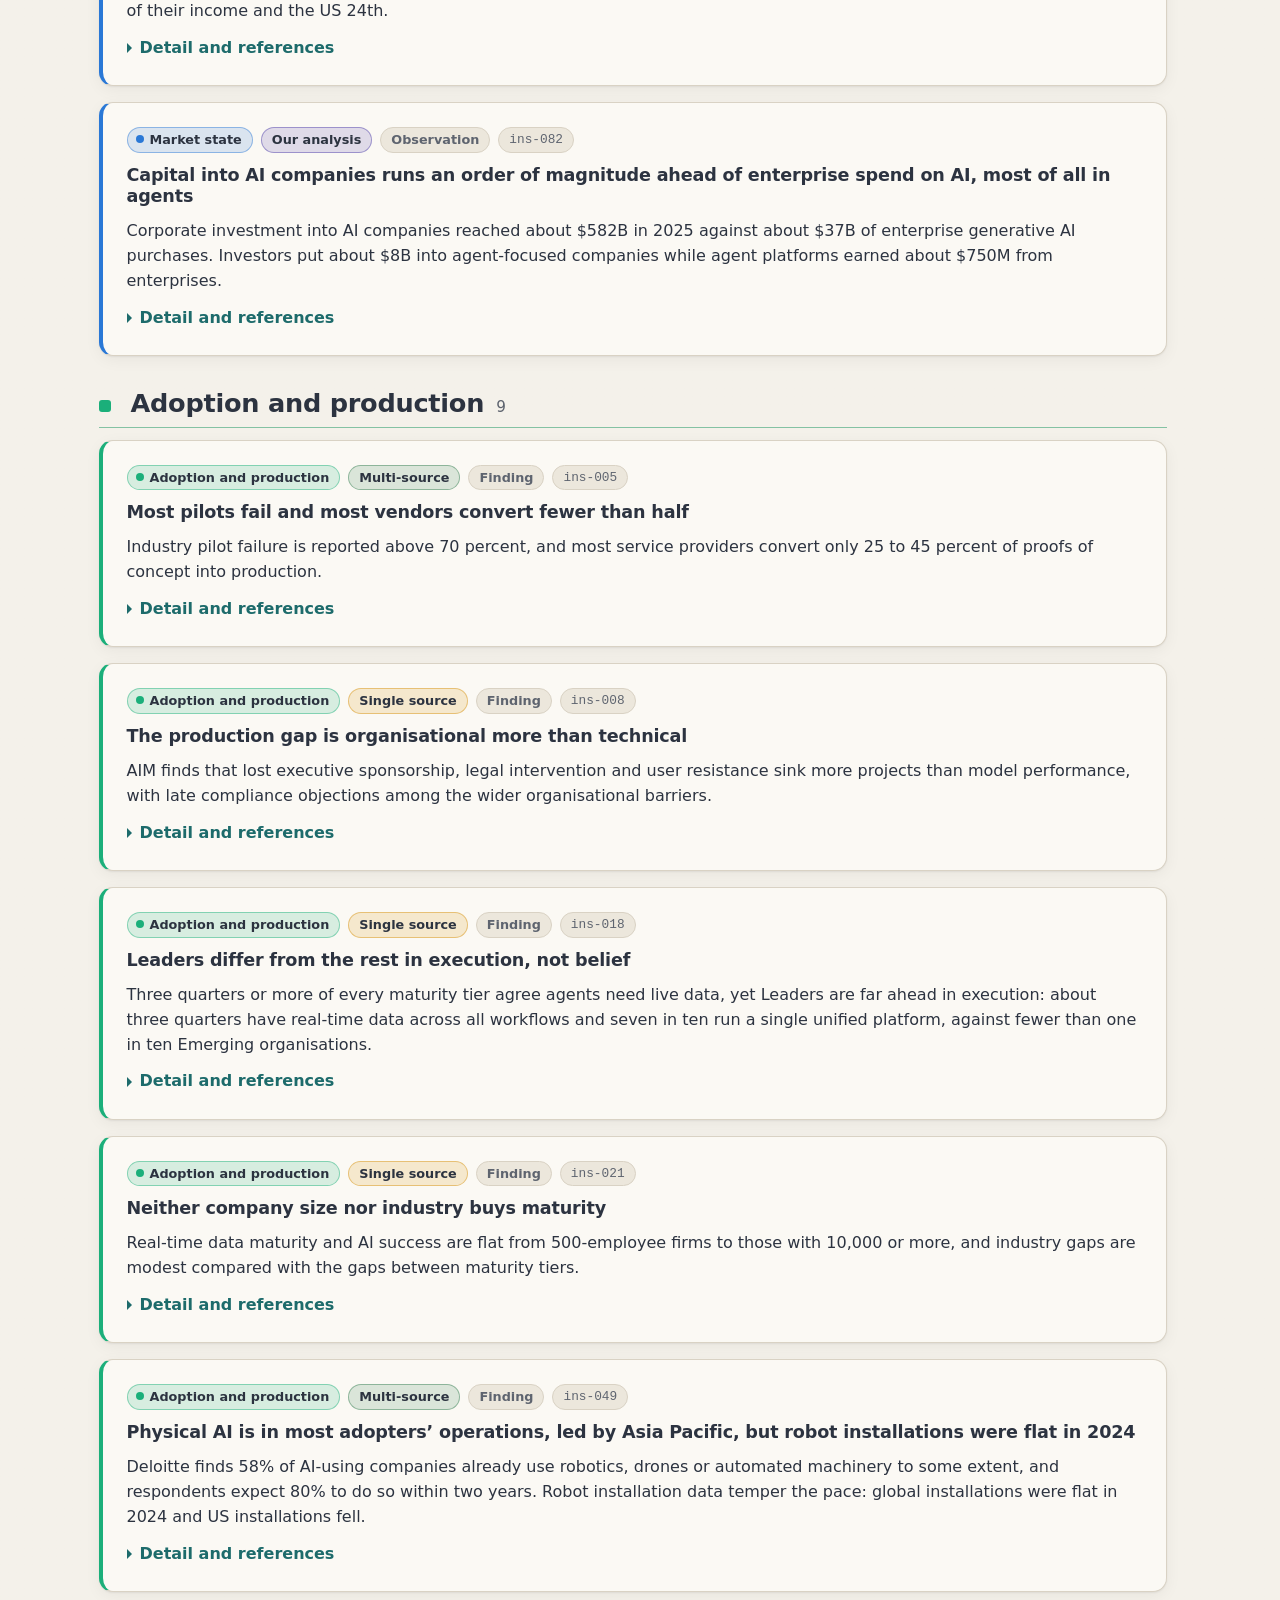
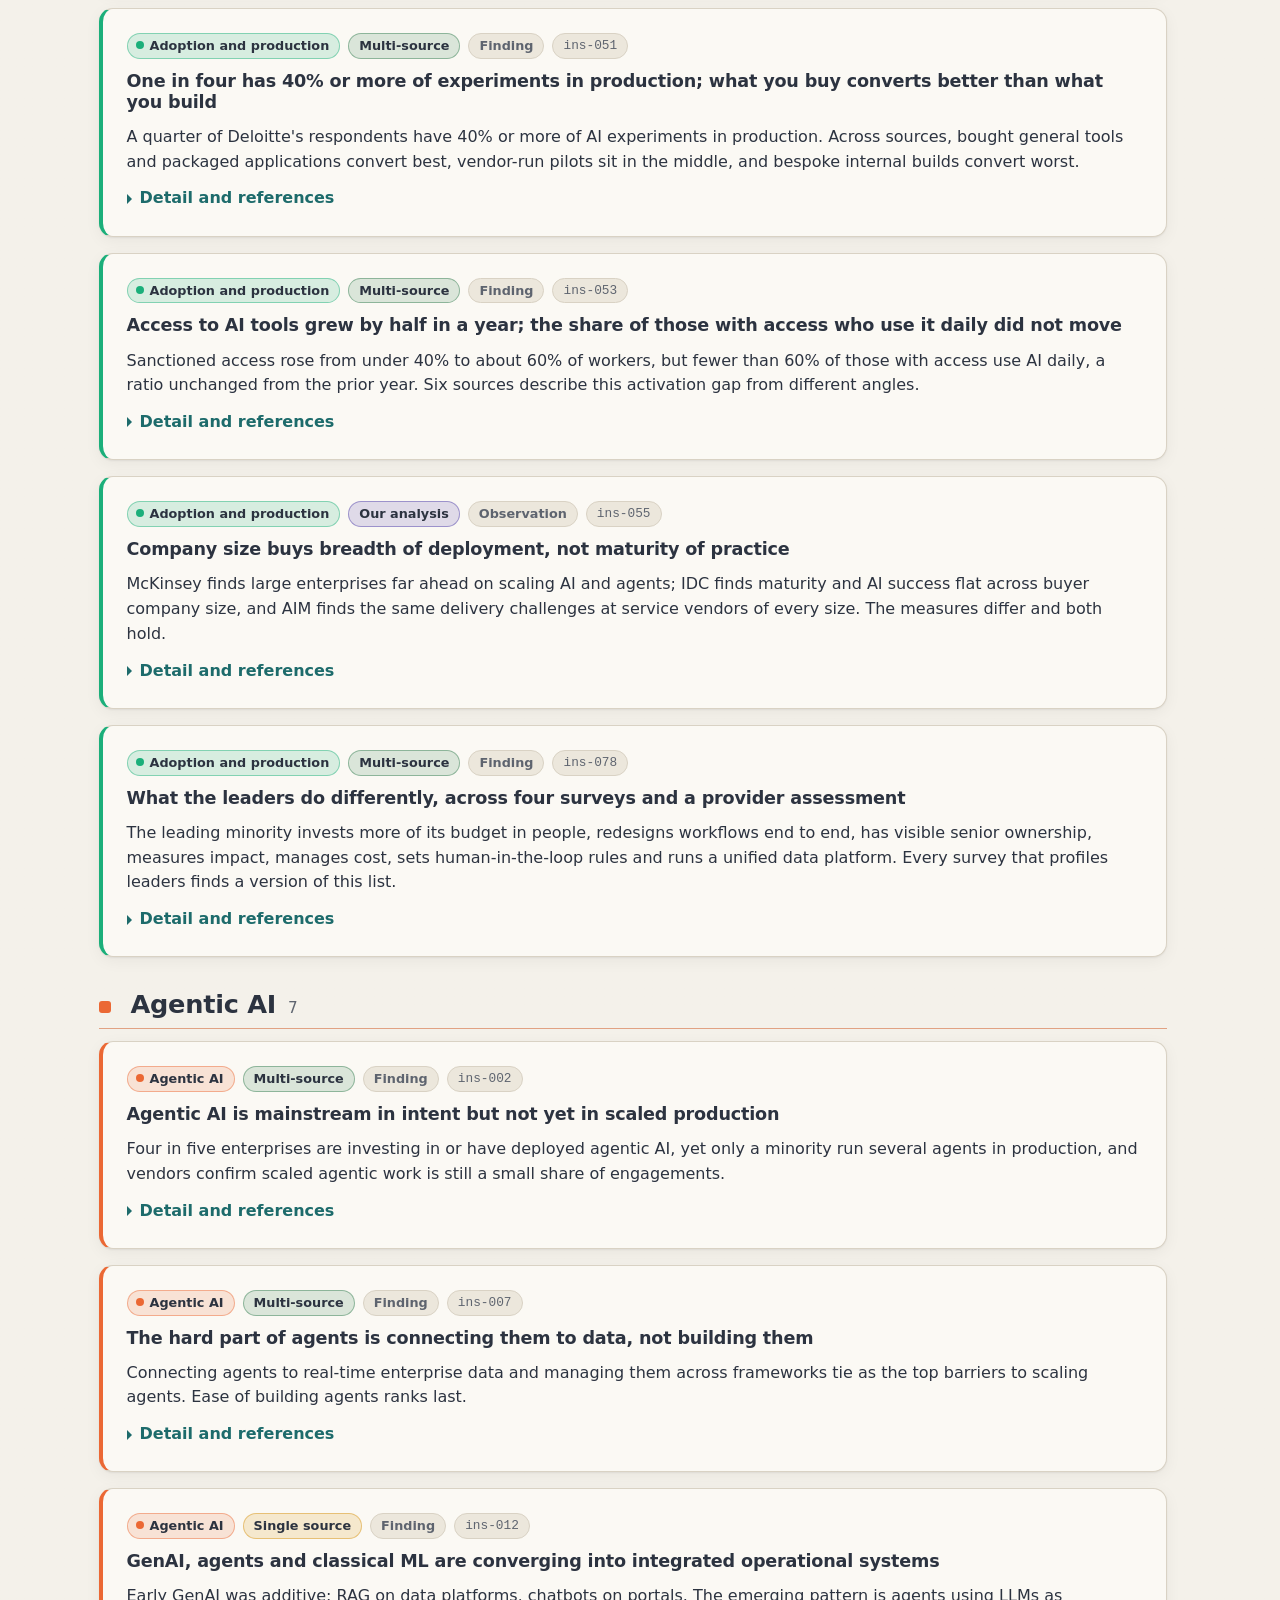
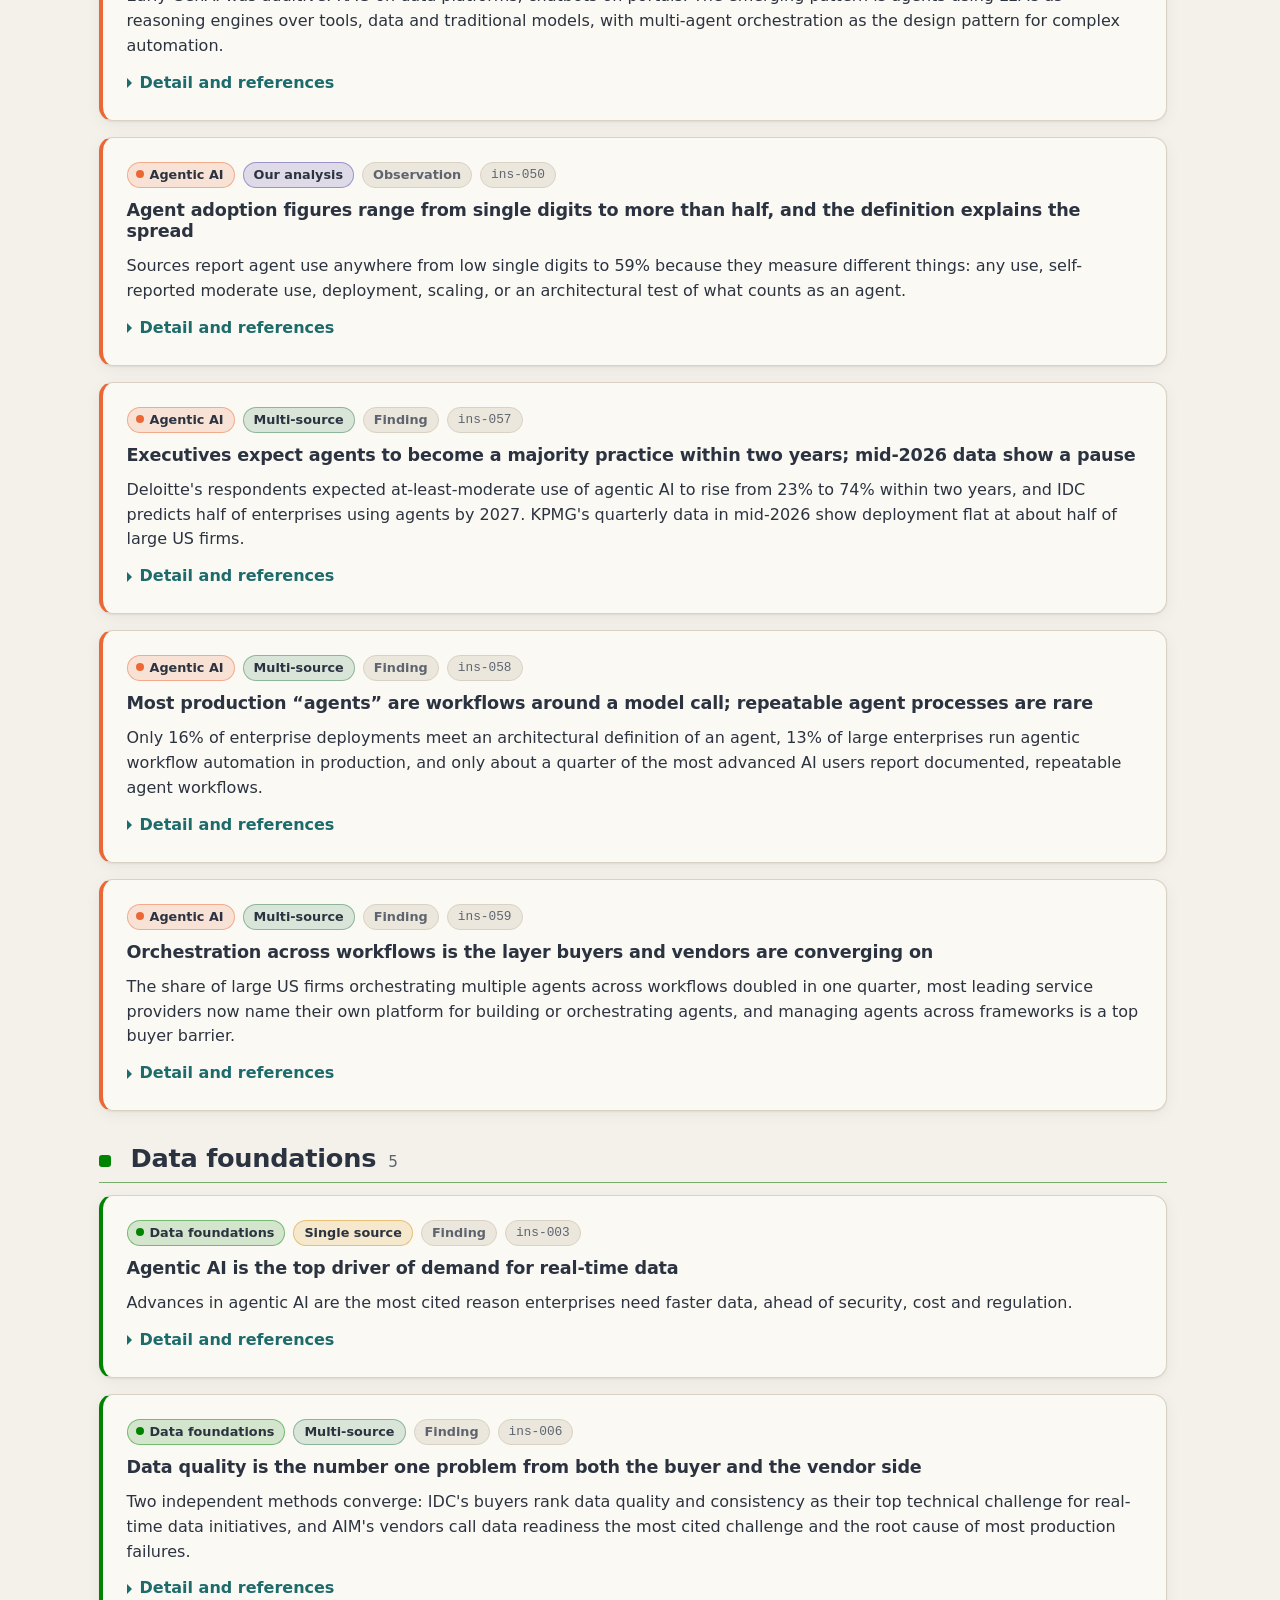
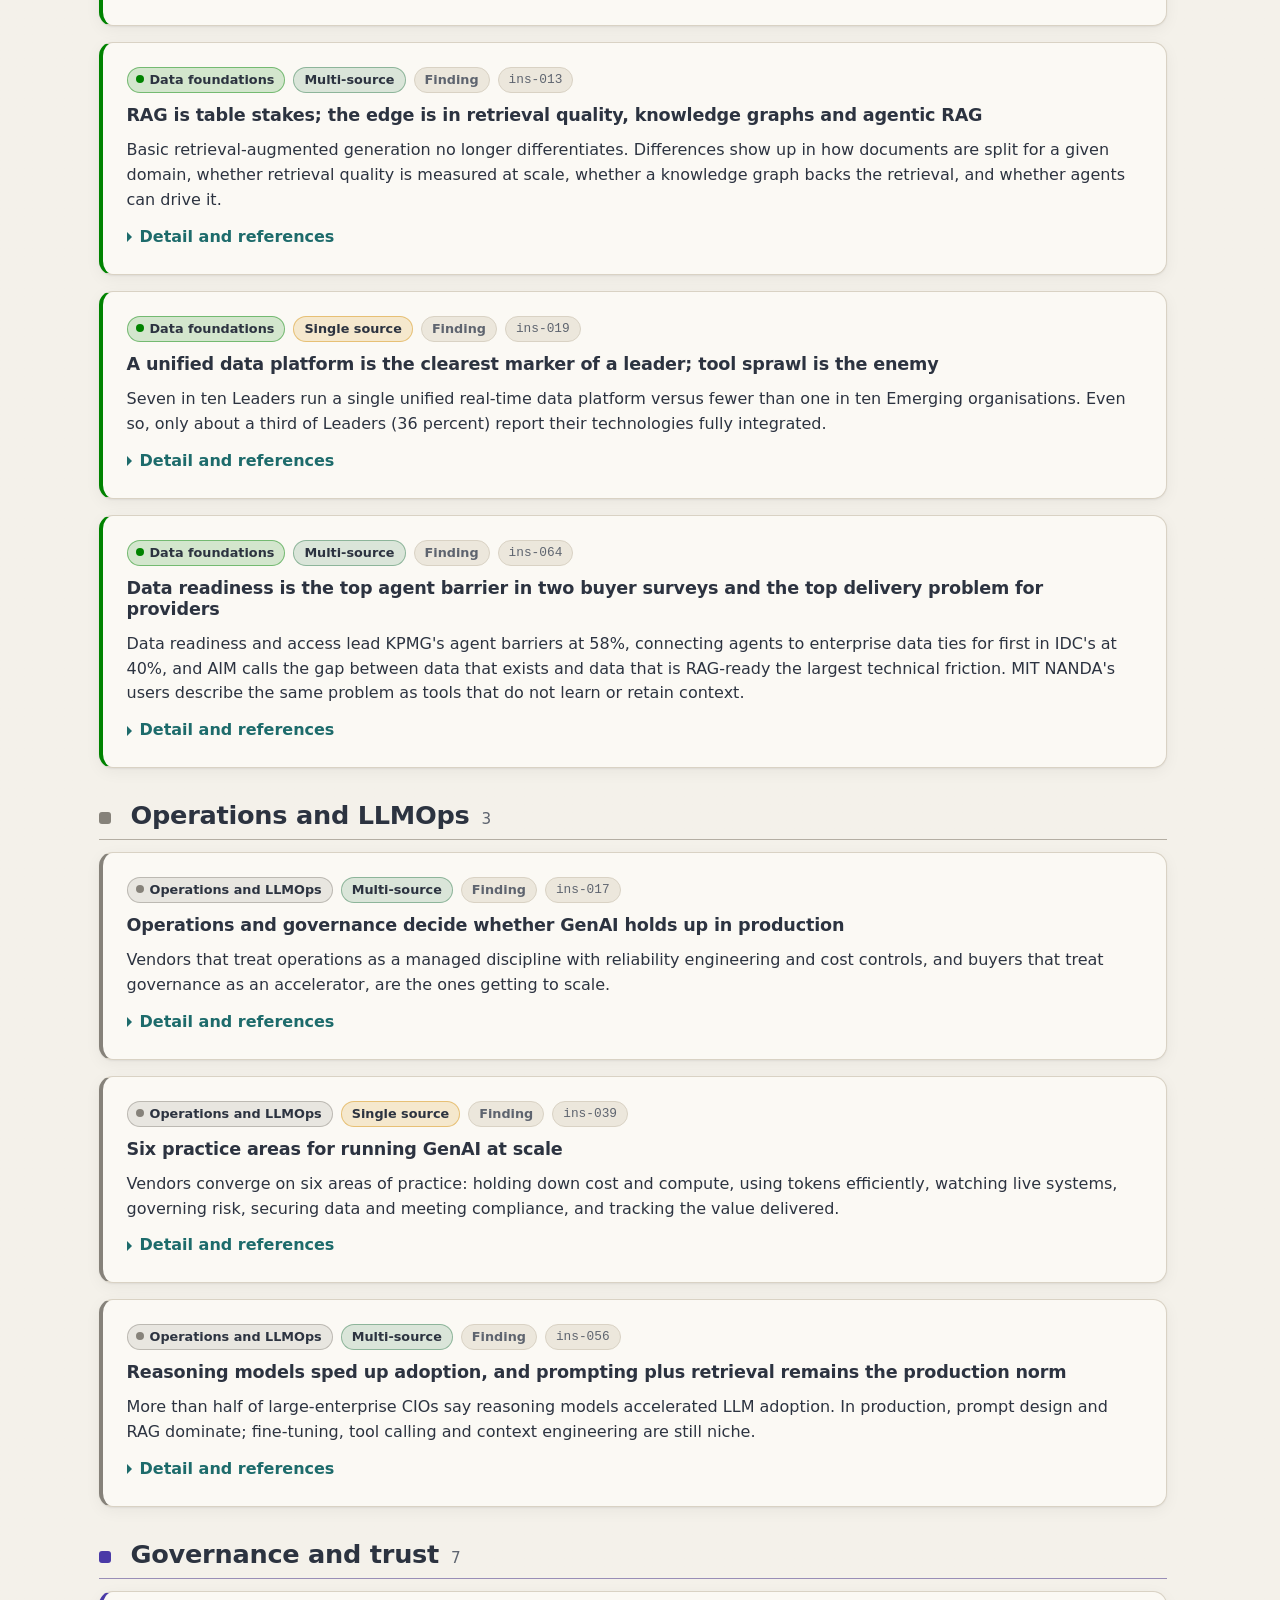
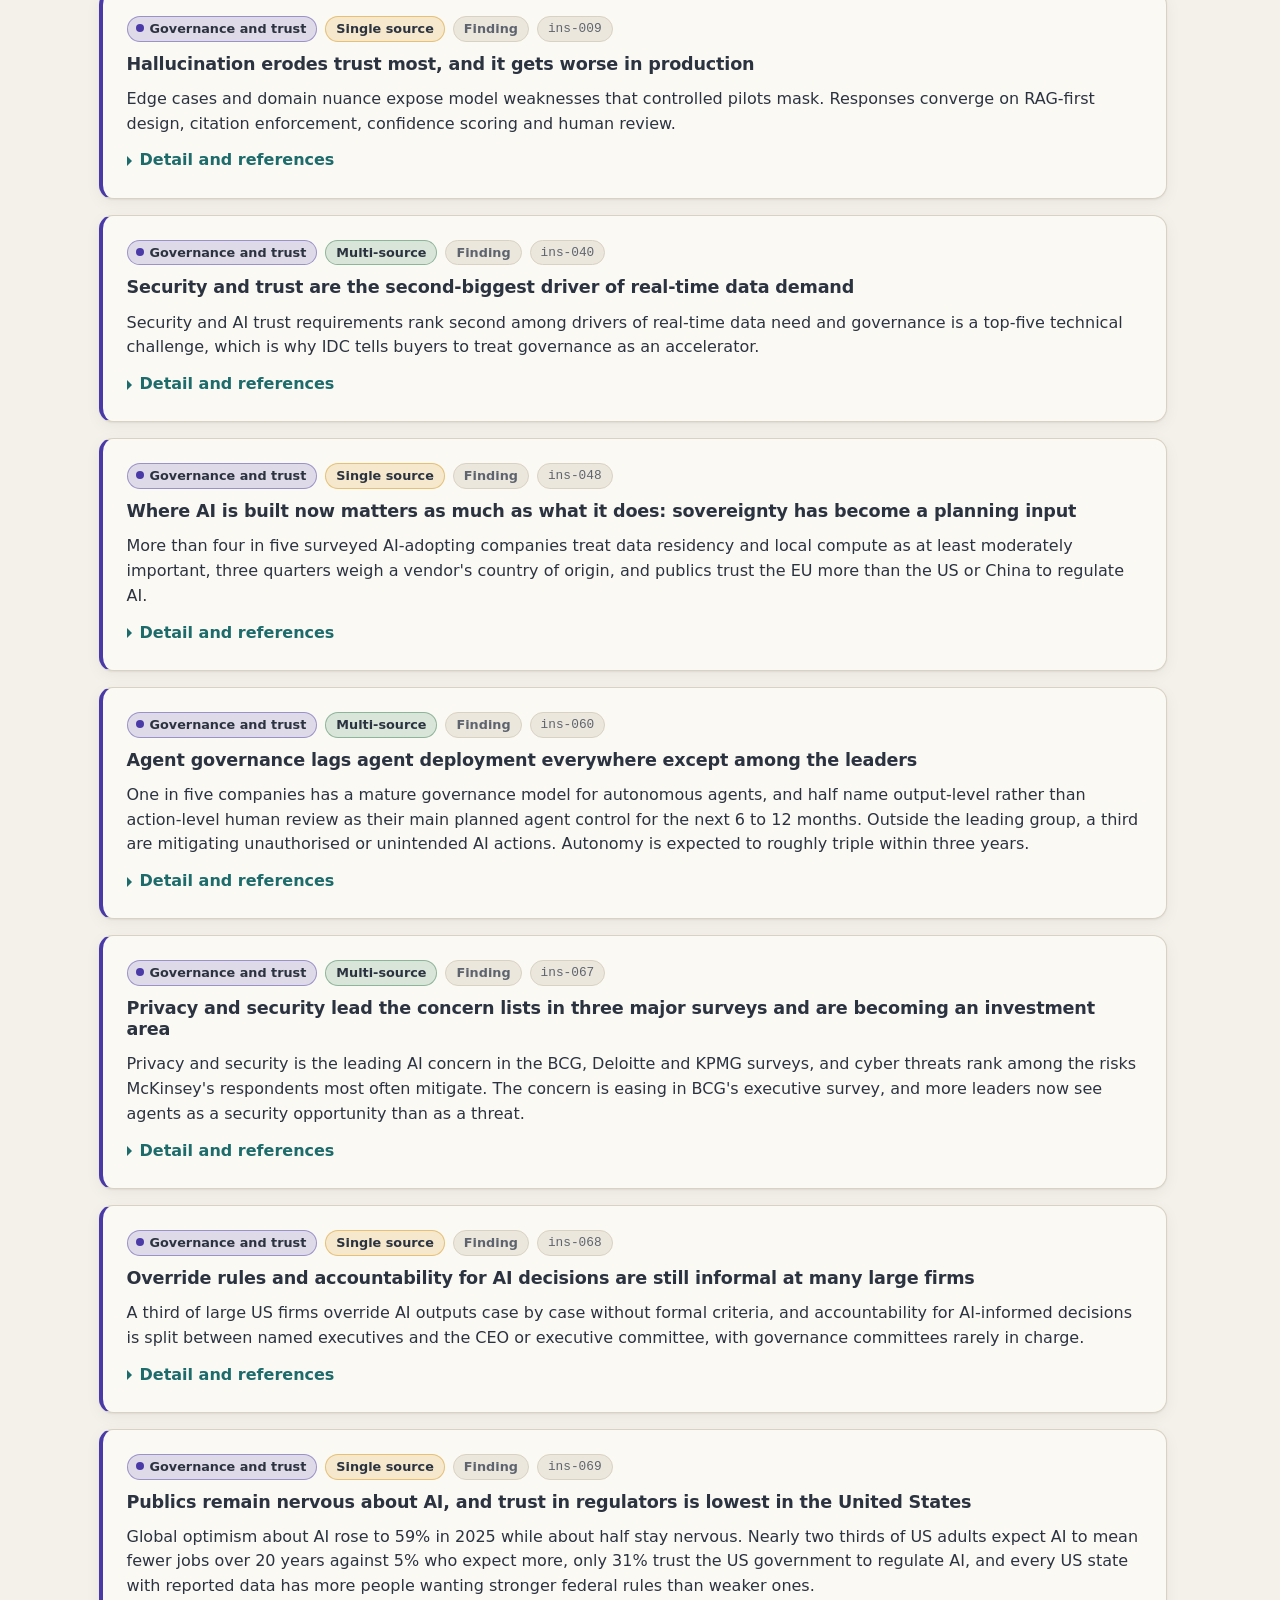
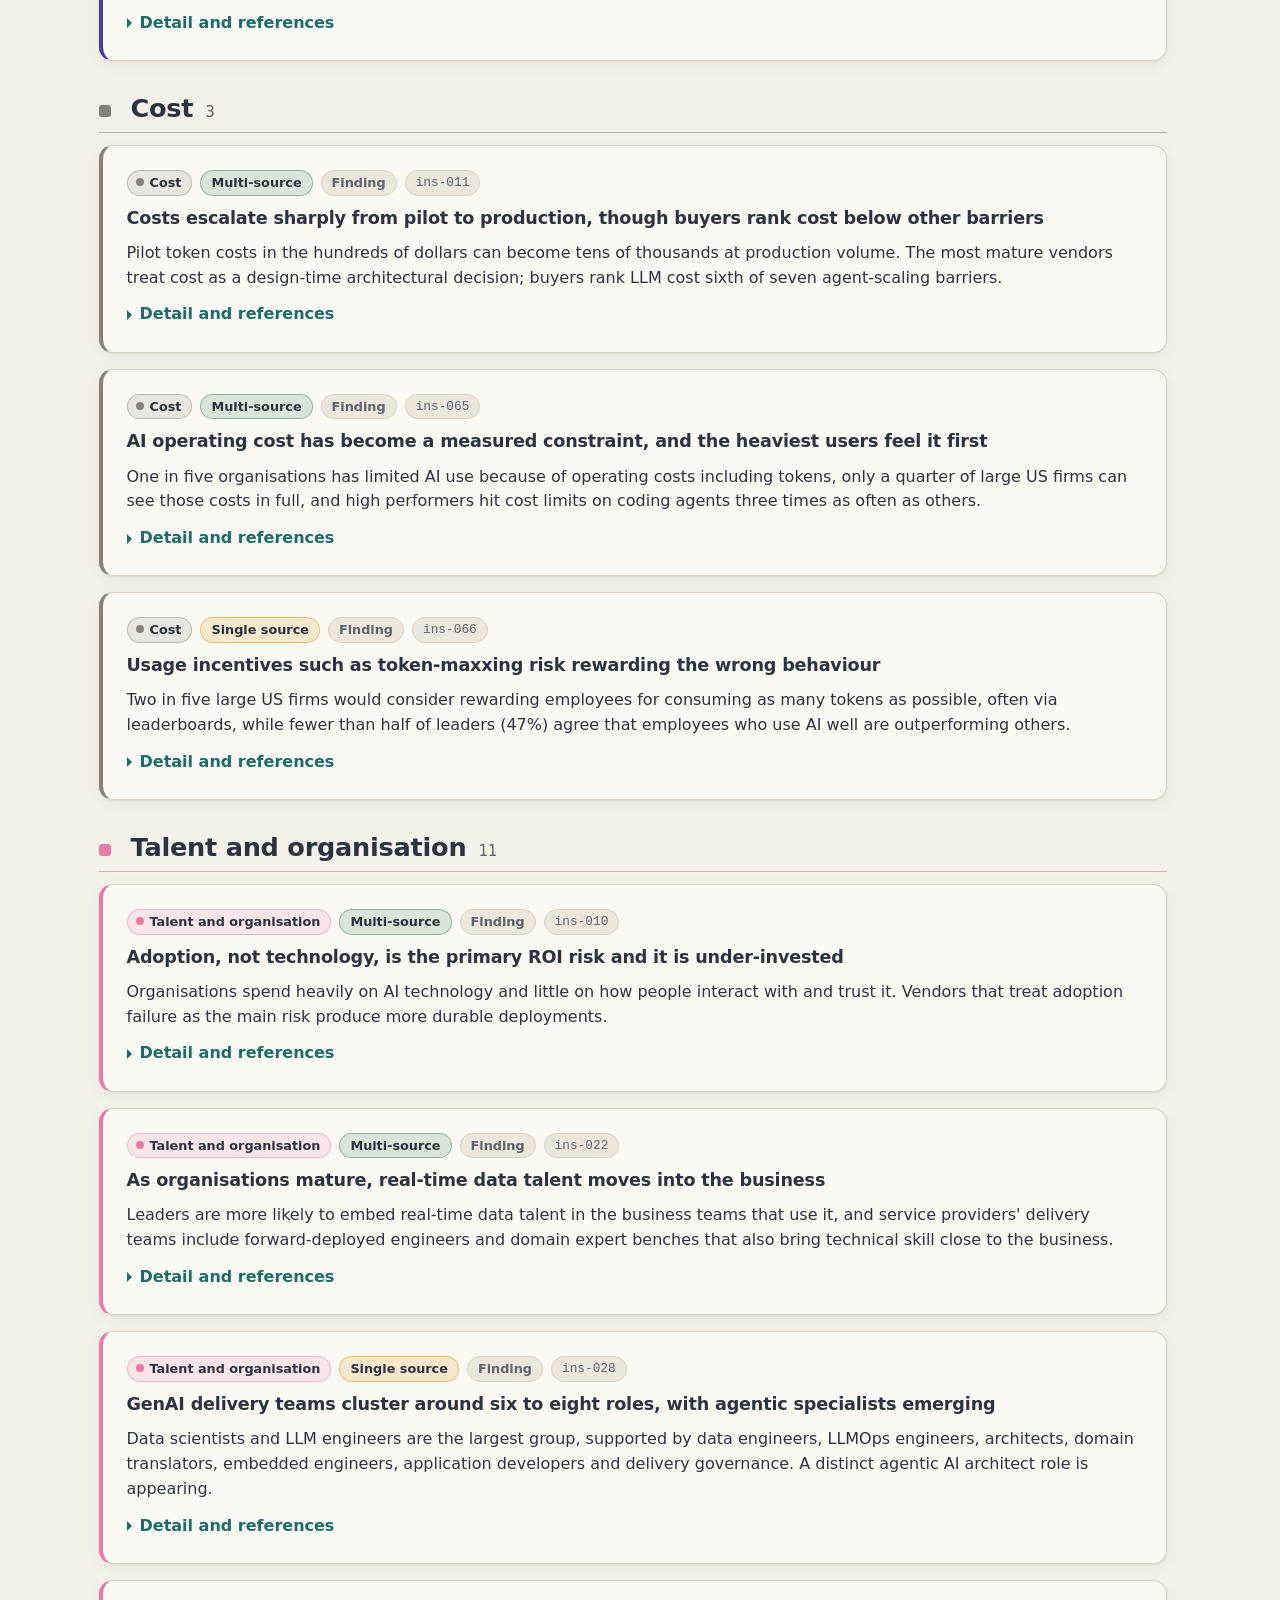
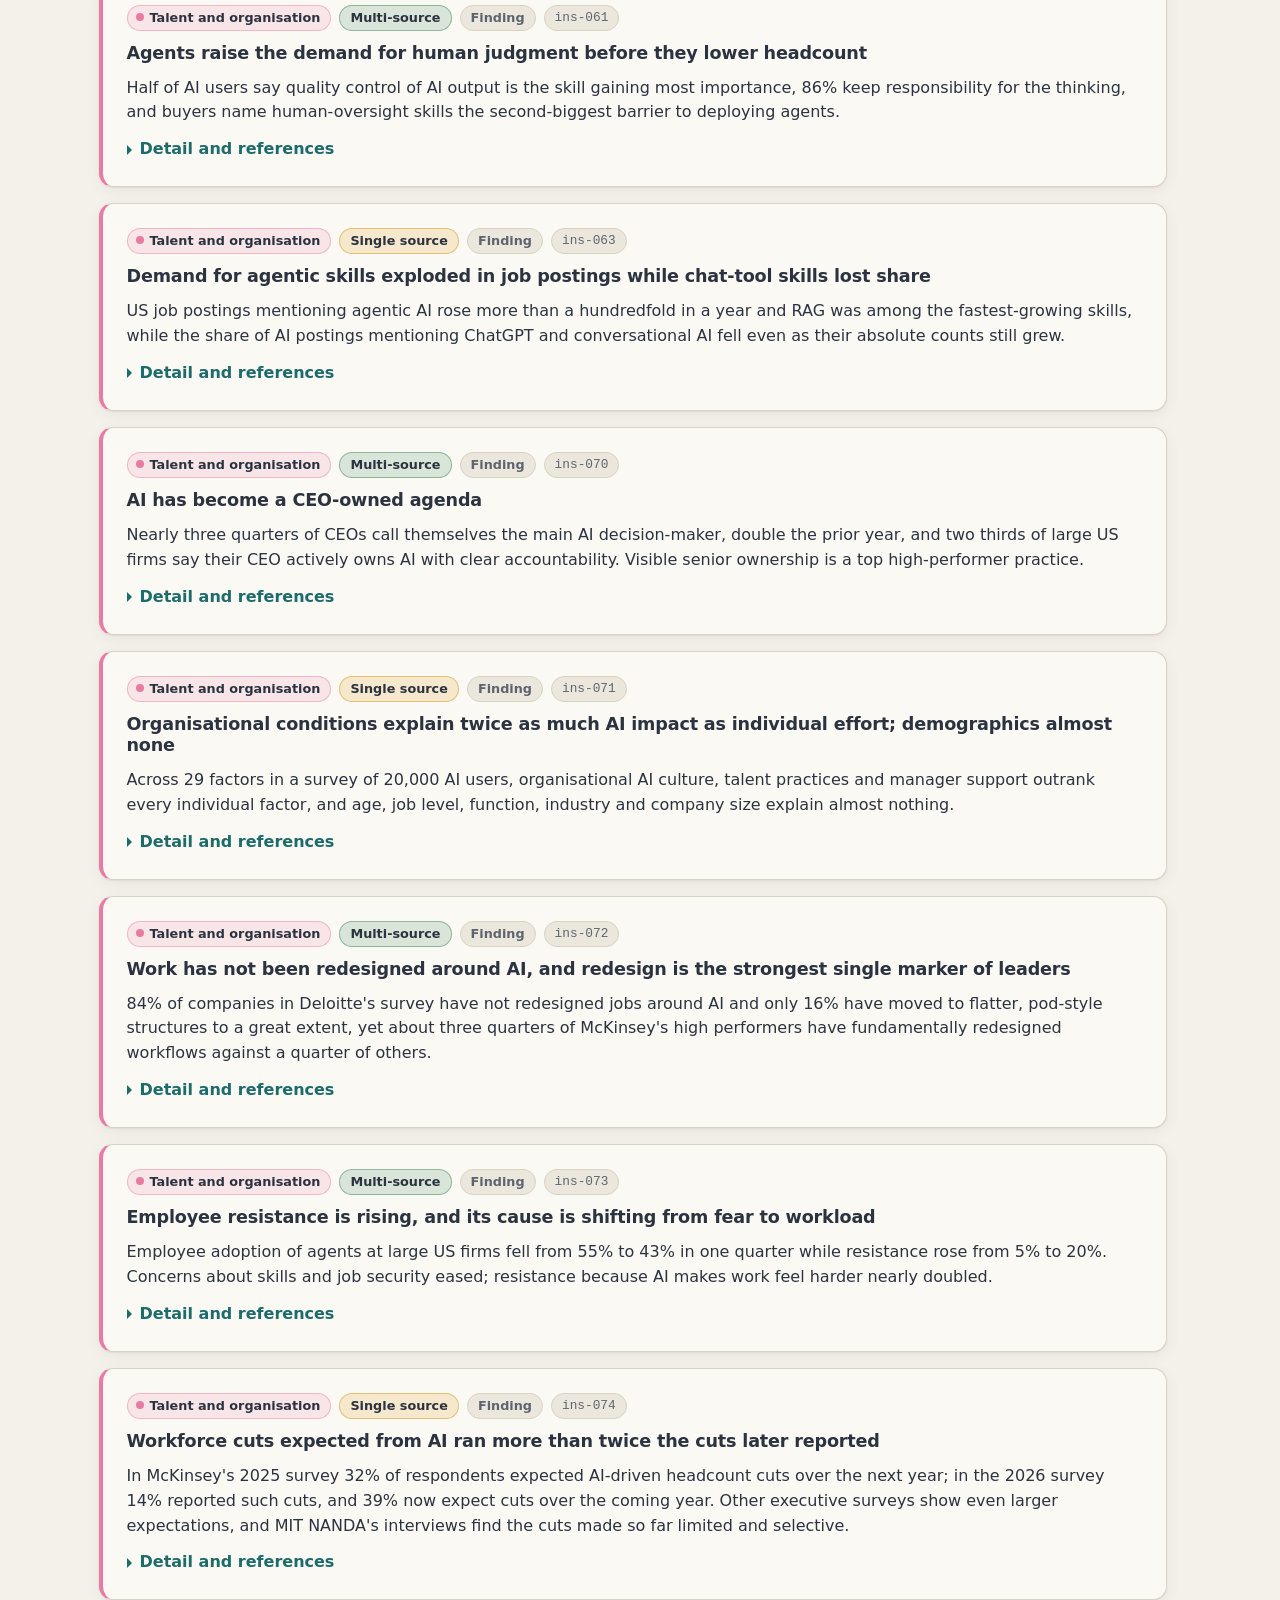
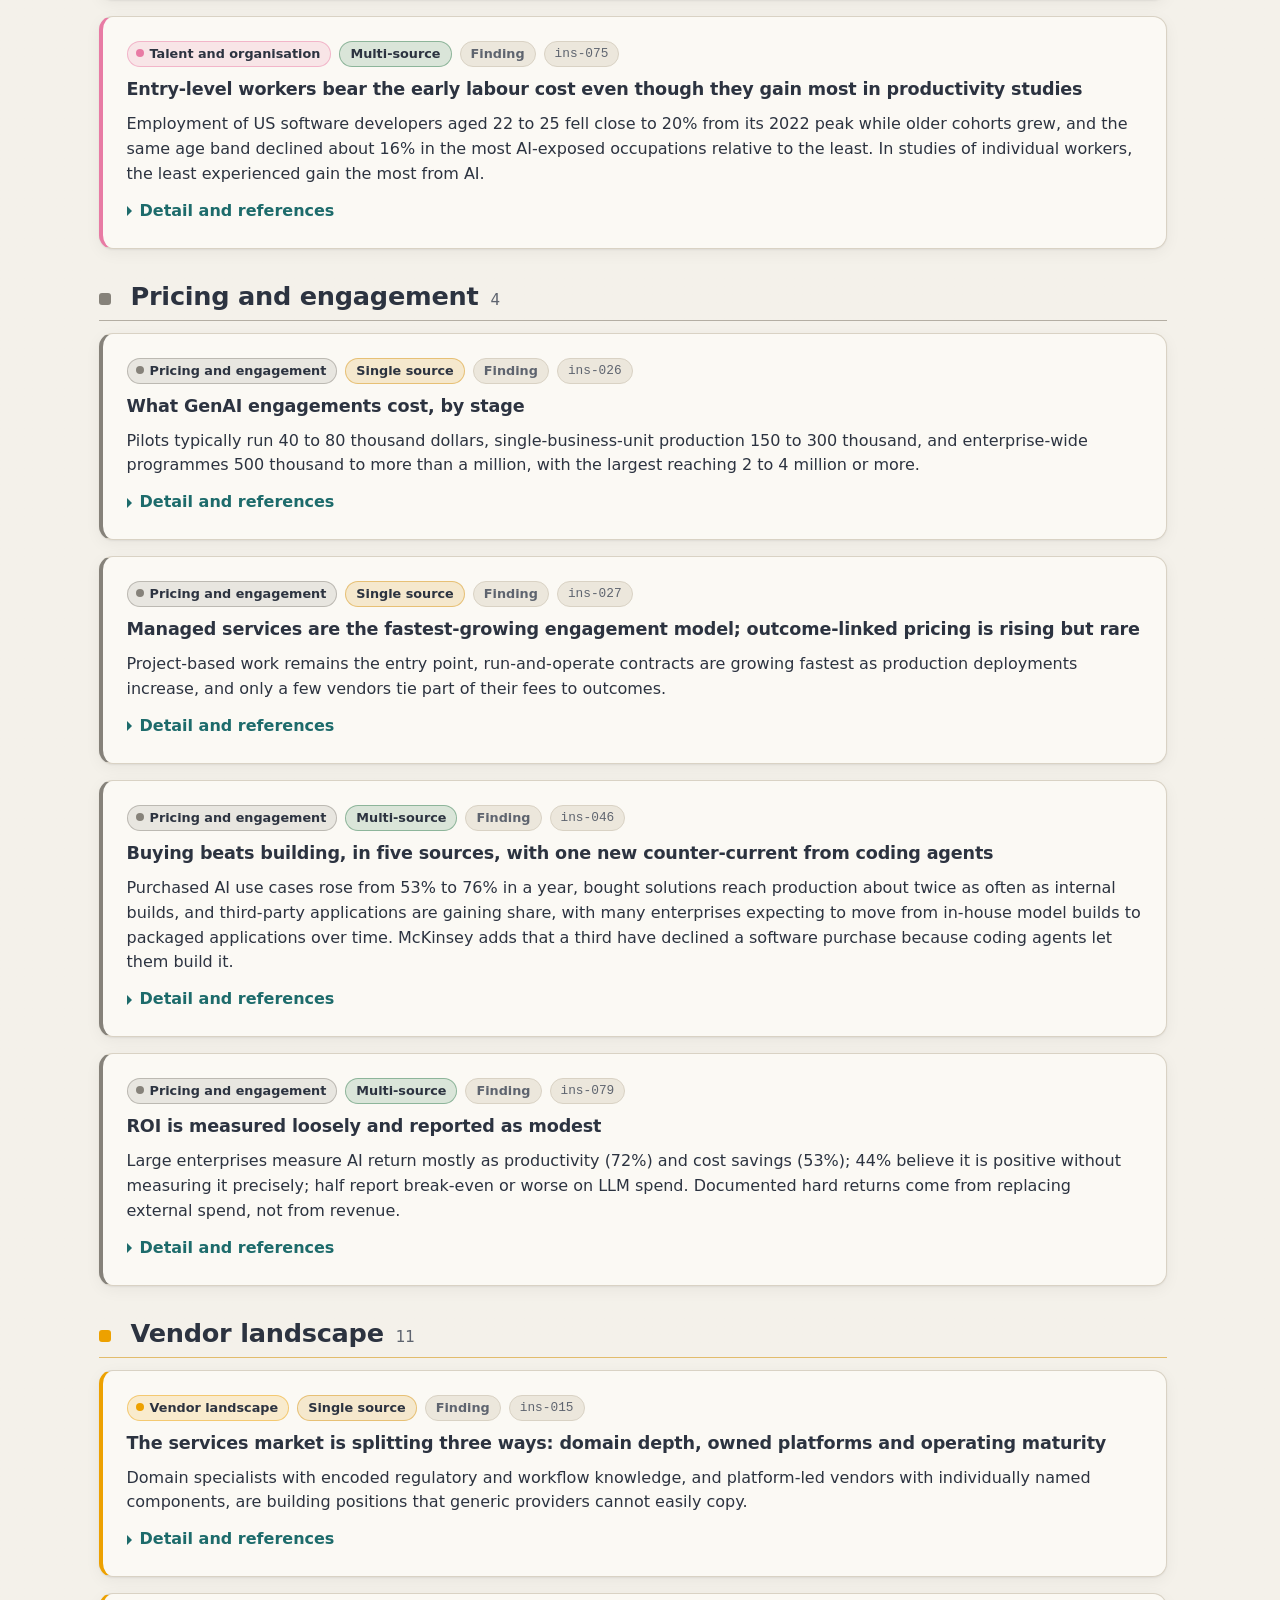
<file: site/insights.html>
<!DOCTYPE html>
<html lang="en">
<head>
<meta charset="utf-8">
<meta name="viewport" content="width=device-width, initial-scale=1">
<title>Insights — GenAI Market</title>
<meta name="description" content="Key findings on enterprise AI adoption, agents, data, governance, cost and talent, each with an evidence level and references.">
<link rel="icon" href="assets/favicon.svg" type="image/svg+xml">
<link rel="stylesheet" href="css/site.css">
<script>
/* Apply a stored theme before first paint to avoid a flash. */
(function(){try{var t=localStorage.getItem("theme");if(t==="dark"||t==="light")document.documentElement.setAttribute("data-theme",t);}catch(e){}})();
</script>
</head>
<body data-page="insights">
<script src="js/shell.js"></script>
<main id="main" class="container">
<h1>Insights</h1>
<p class="lead">Findings from the evidence, grouped by theme. Each one shows whether a single source, several sources, or our own cross-source analysis supports it. Open a card for the full reasoning, references and related statistics.</p>
<div id="filters" class="filters" role="search" aria-label="Filter insights"></div>
<p id="count" class="muted count-line" aria-live="polite"></p>
<div id="results"></div>
</main>
<script src="js/insights.js"></script>
</body>
</html>
</file>
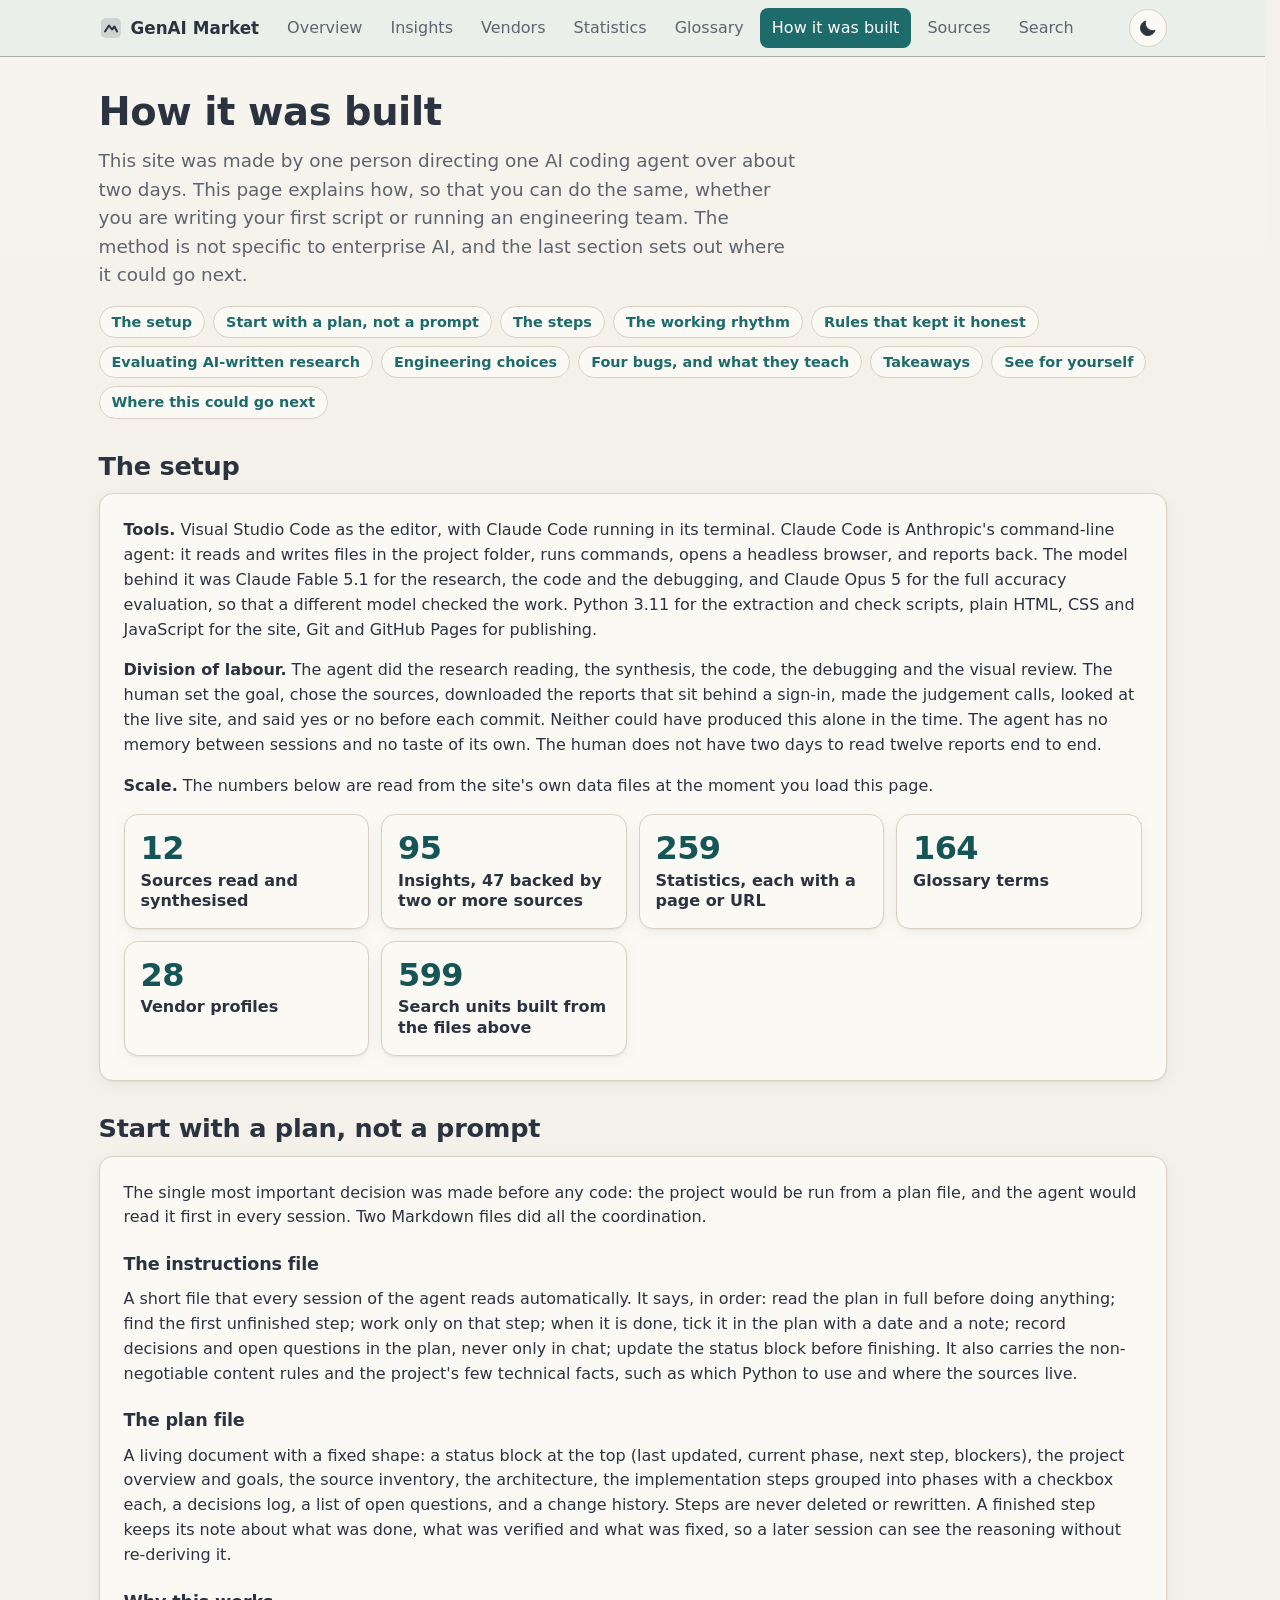
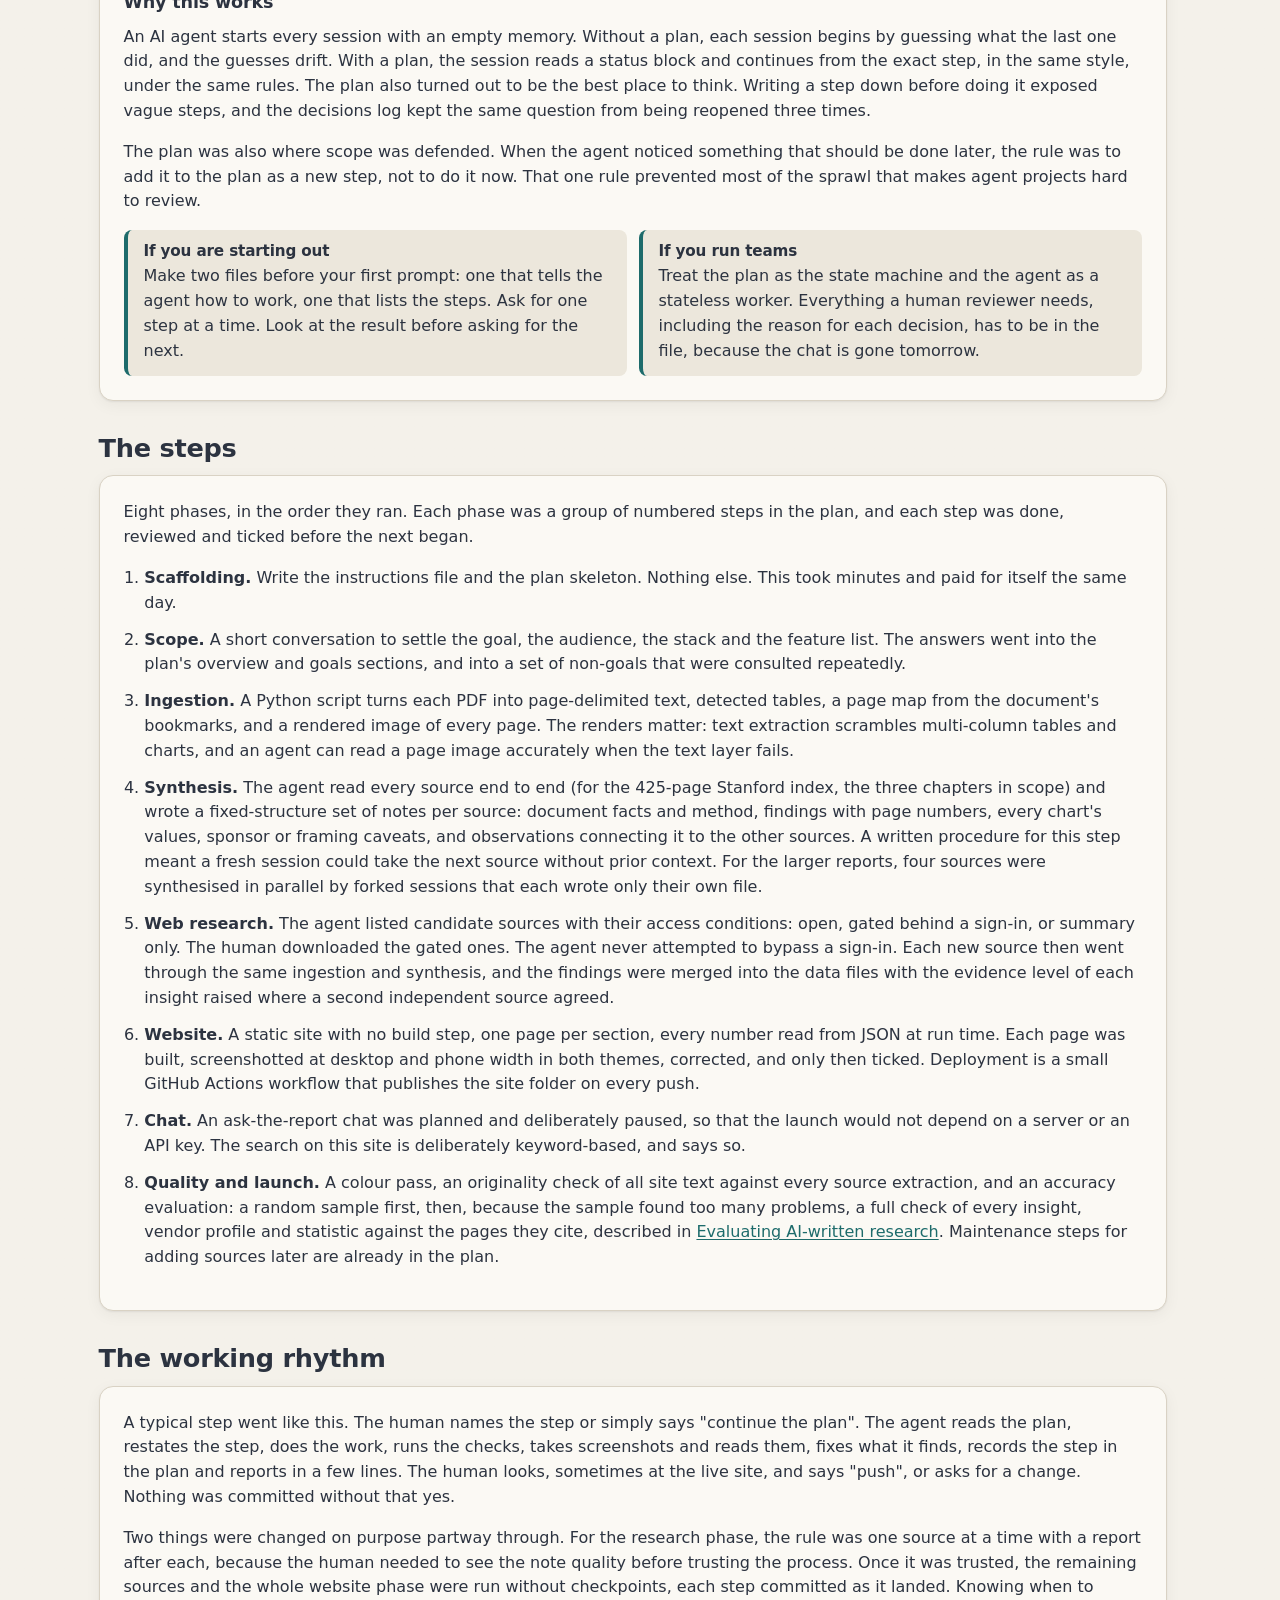
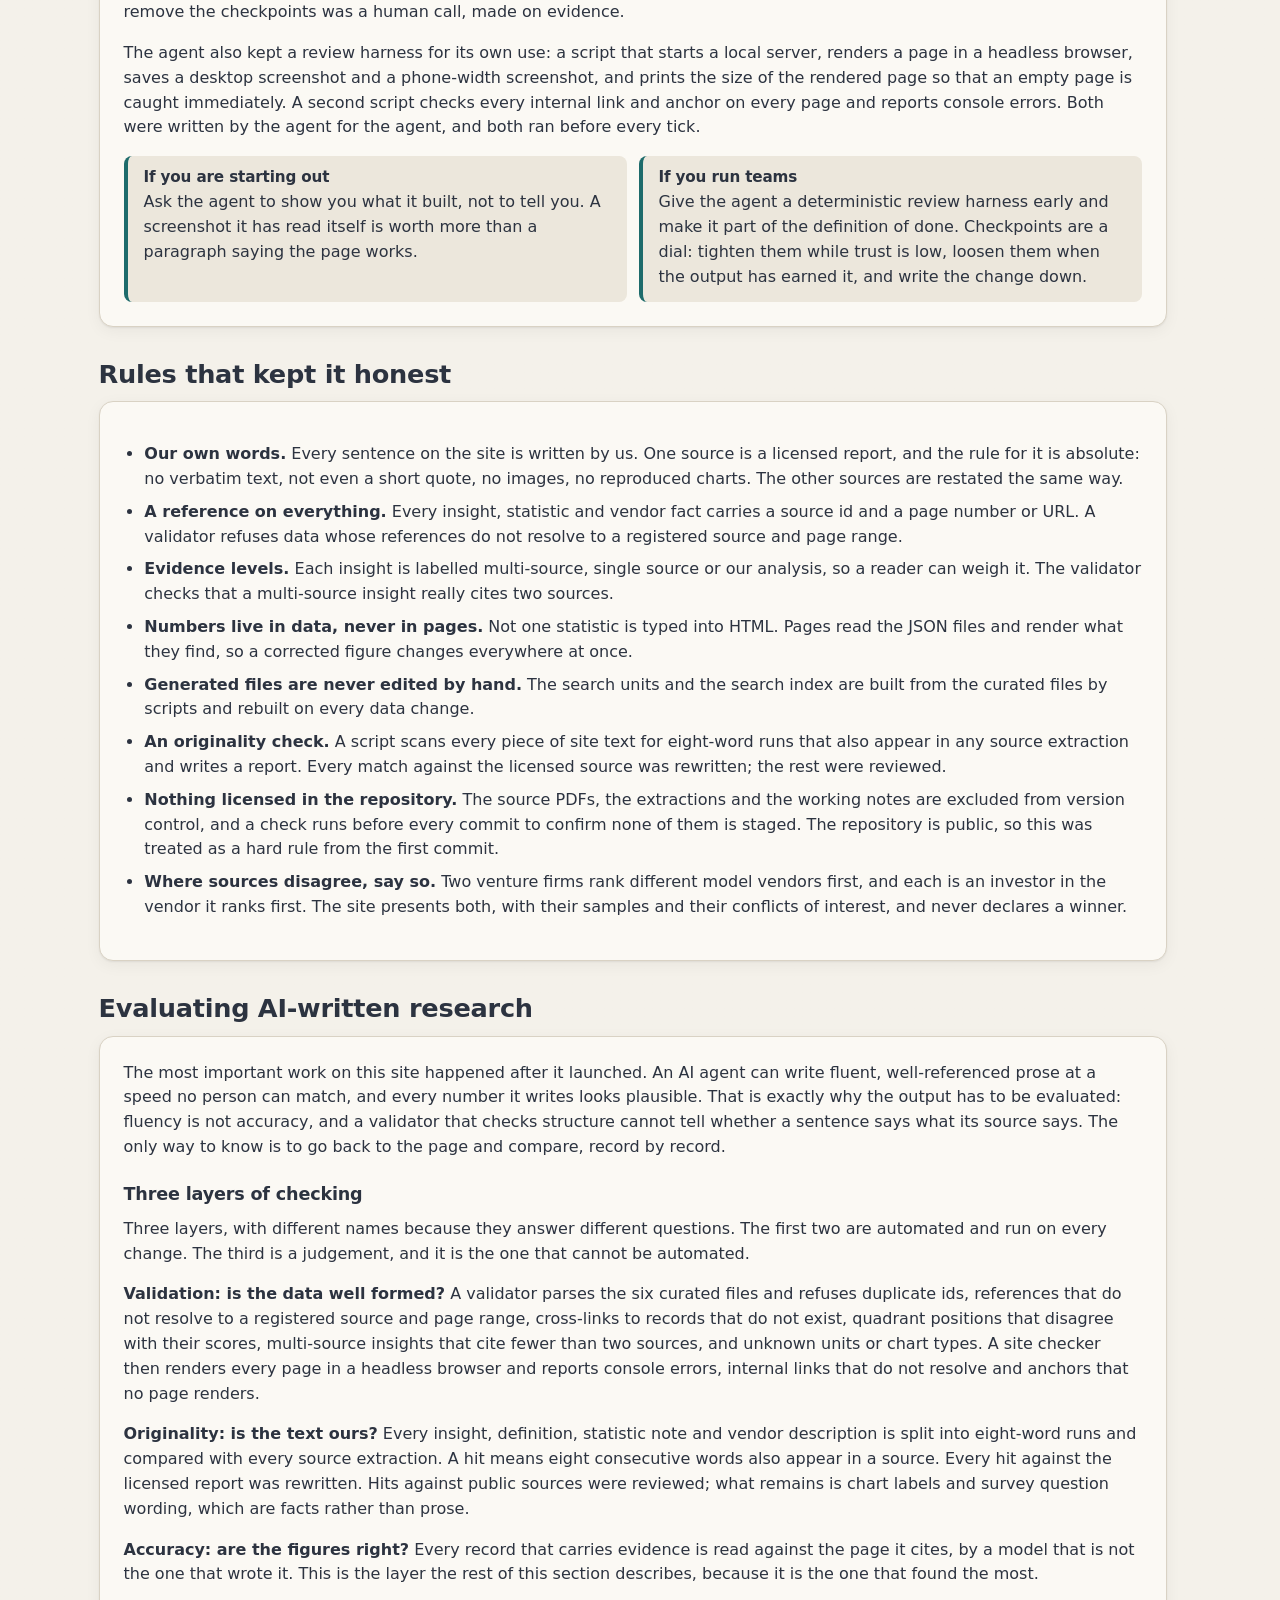
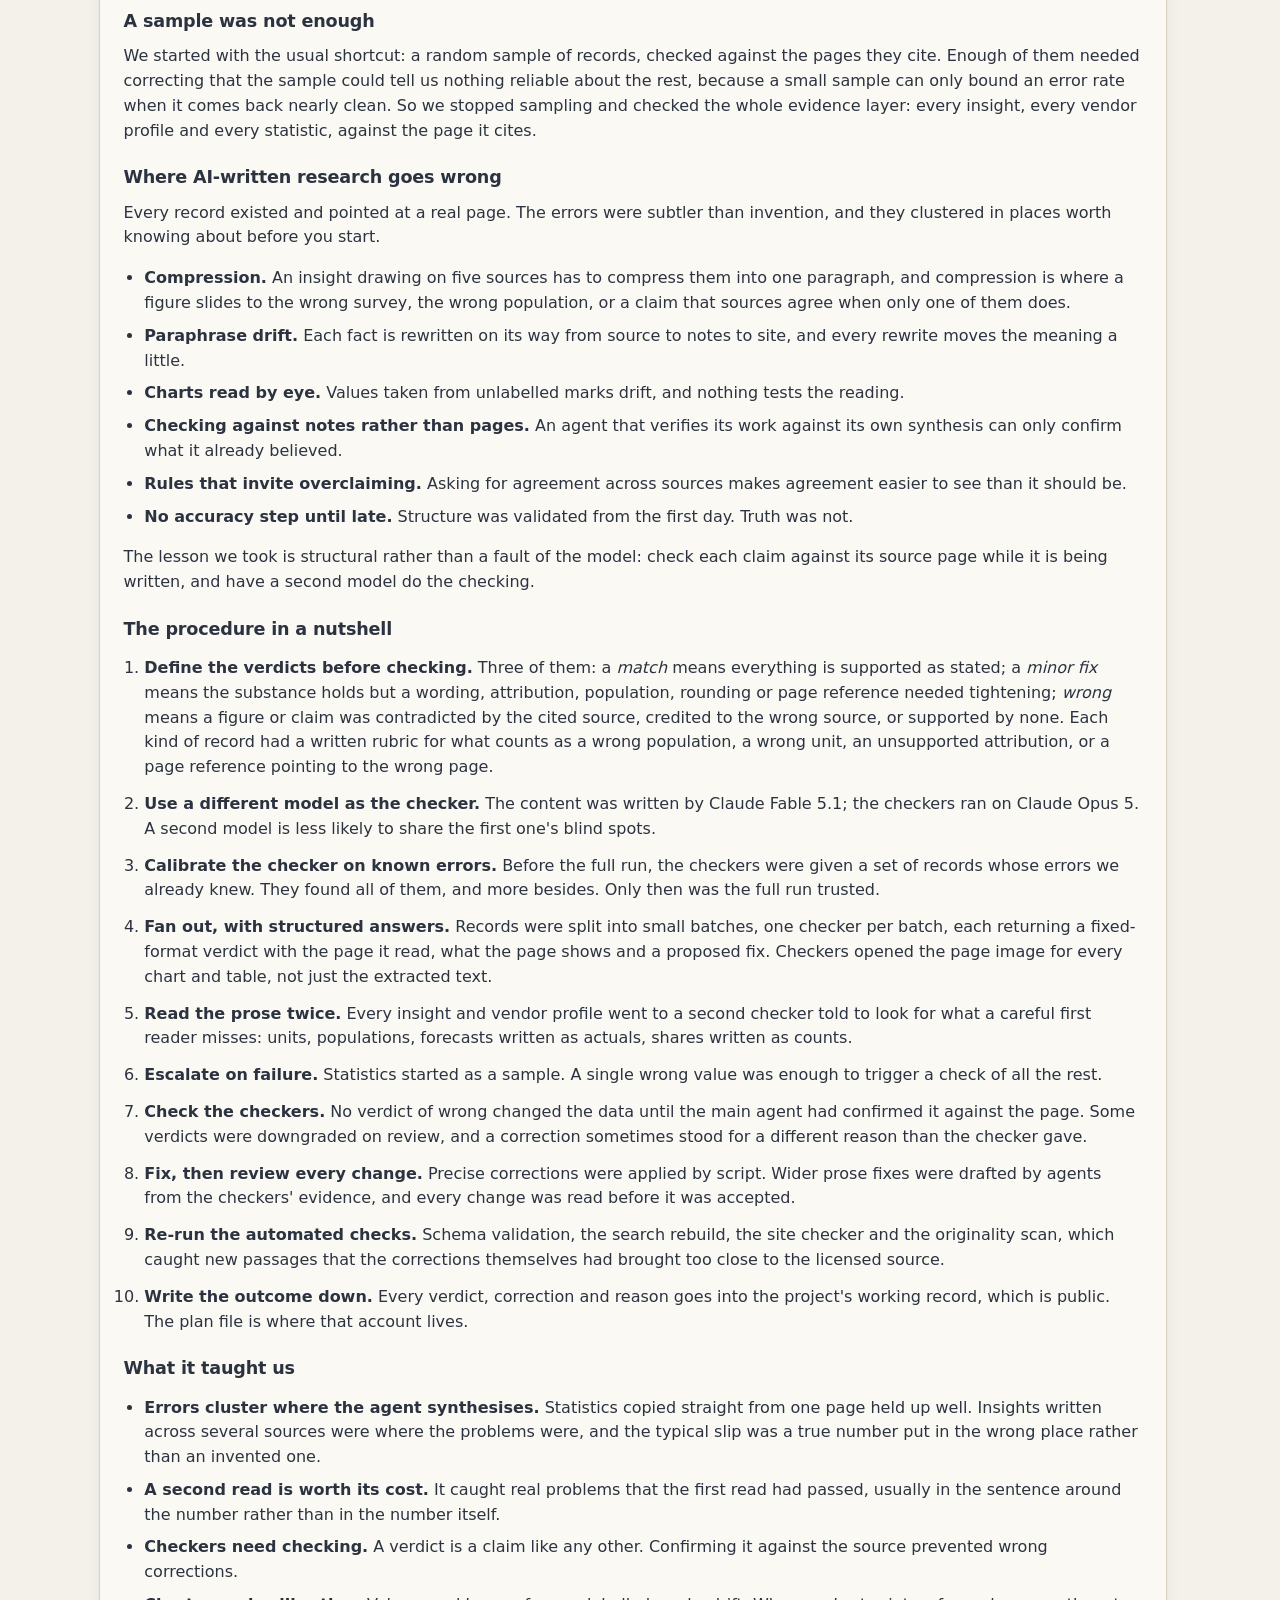
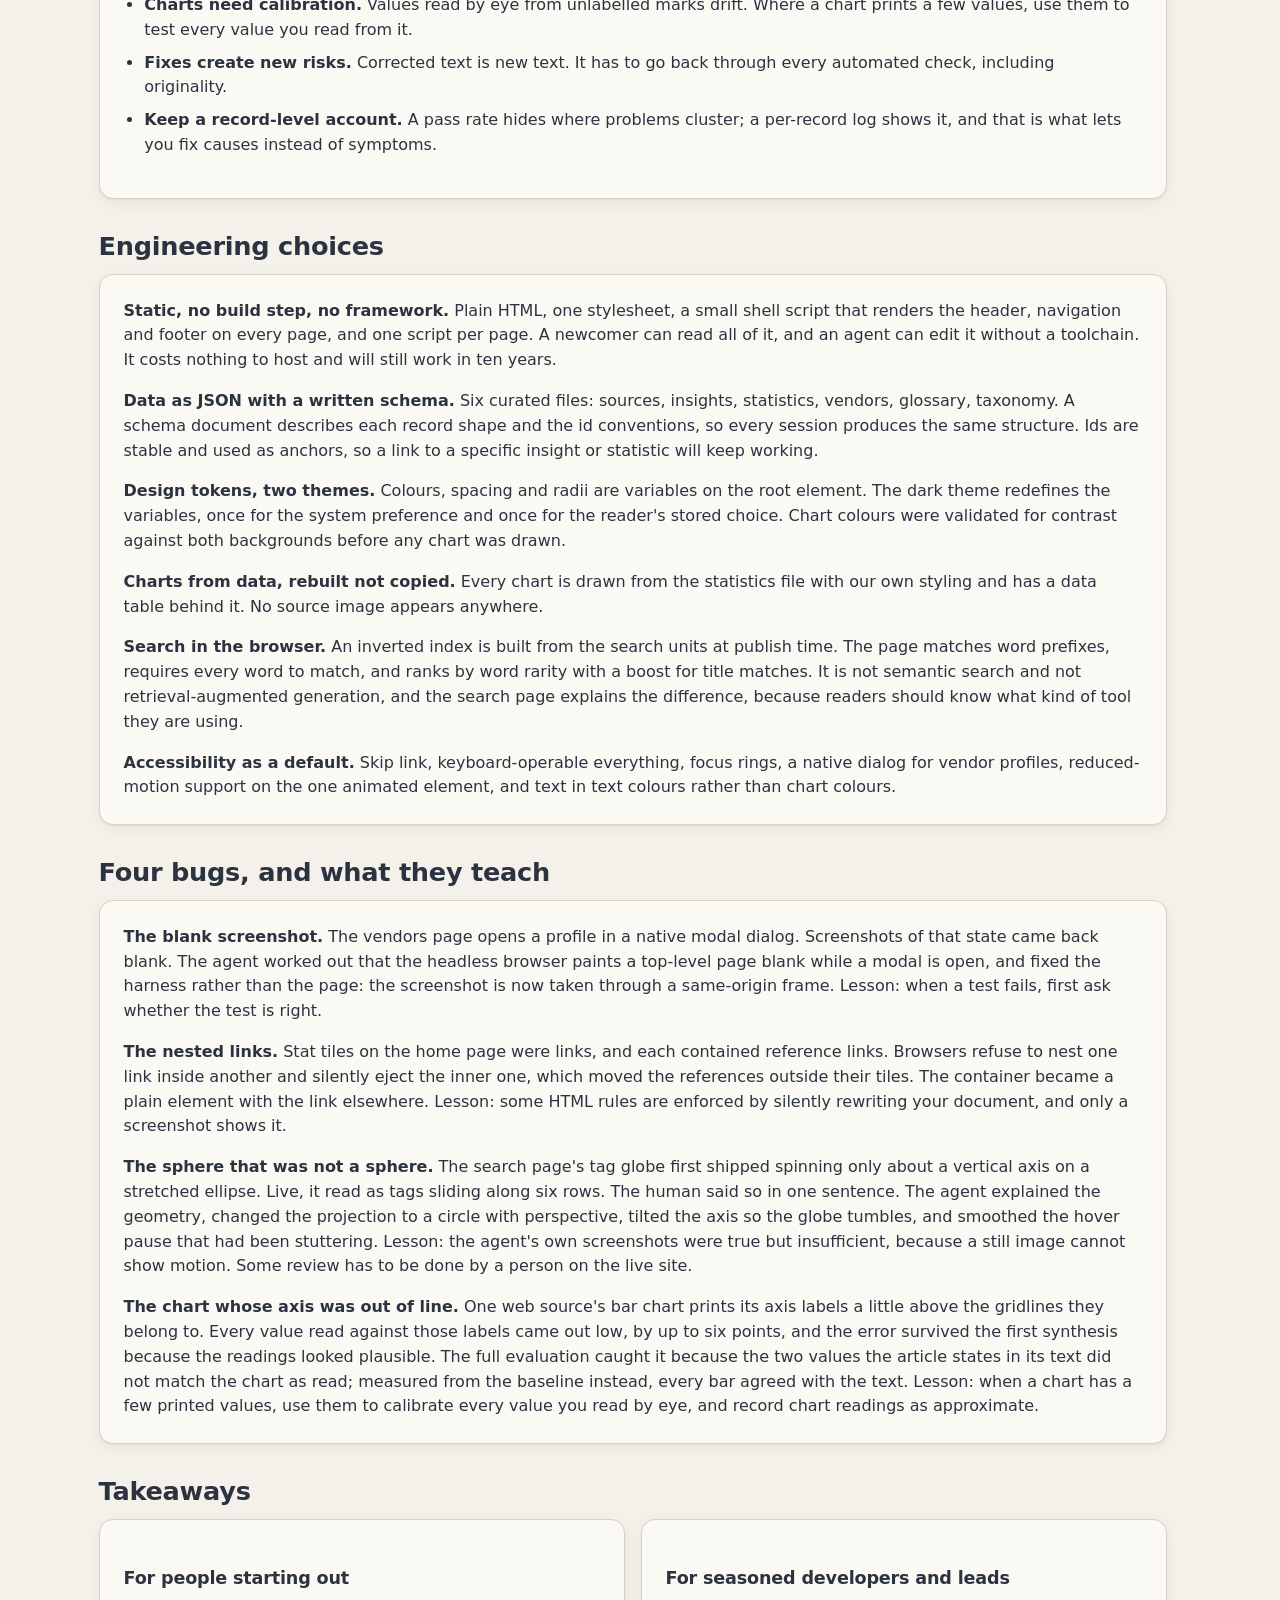
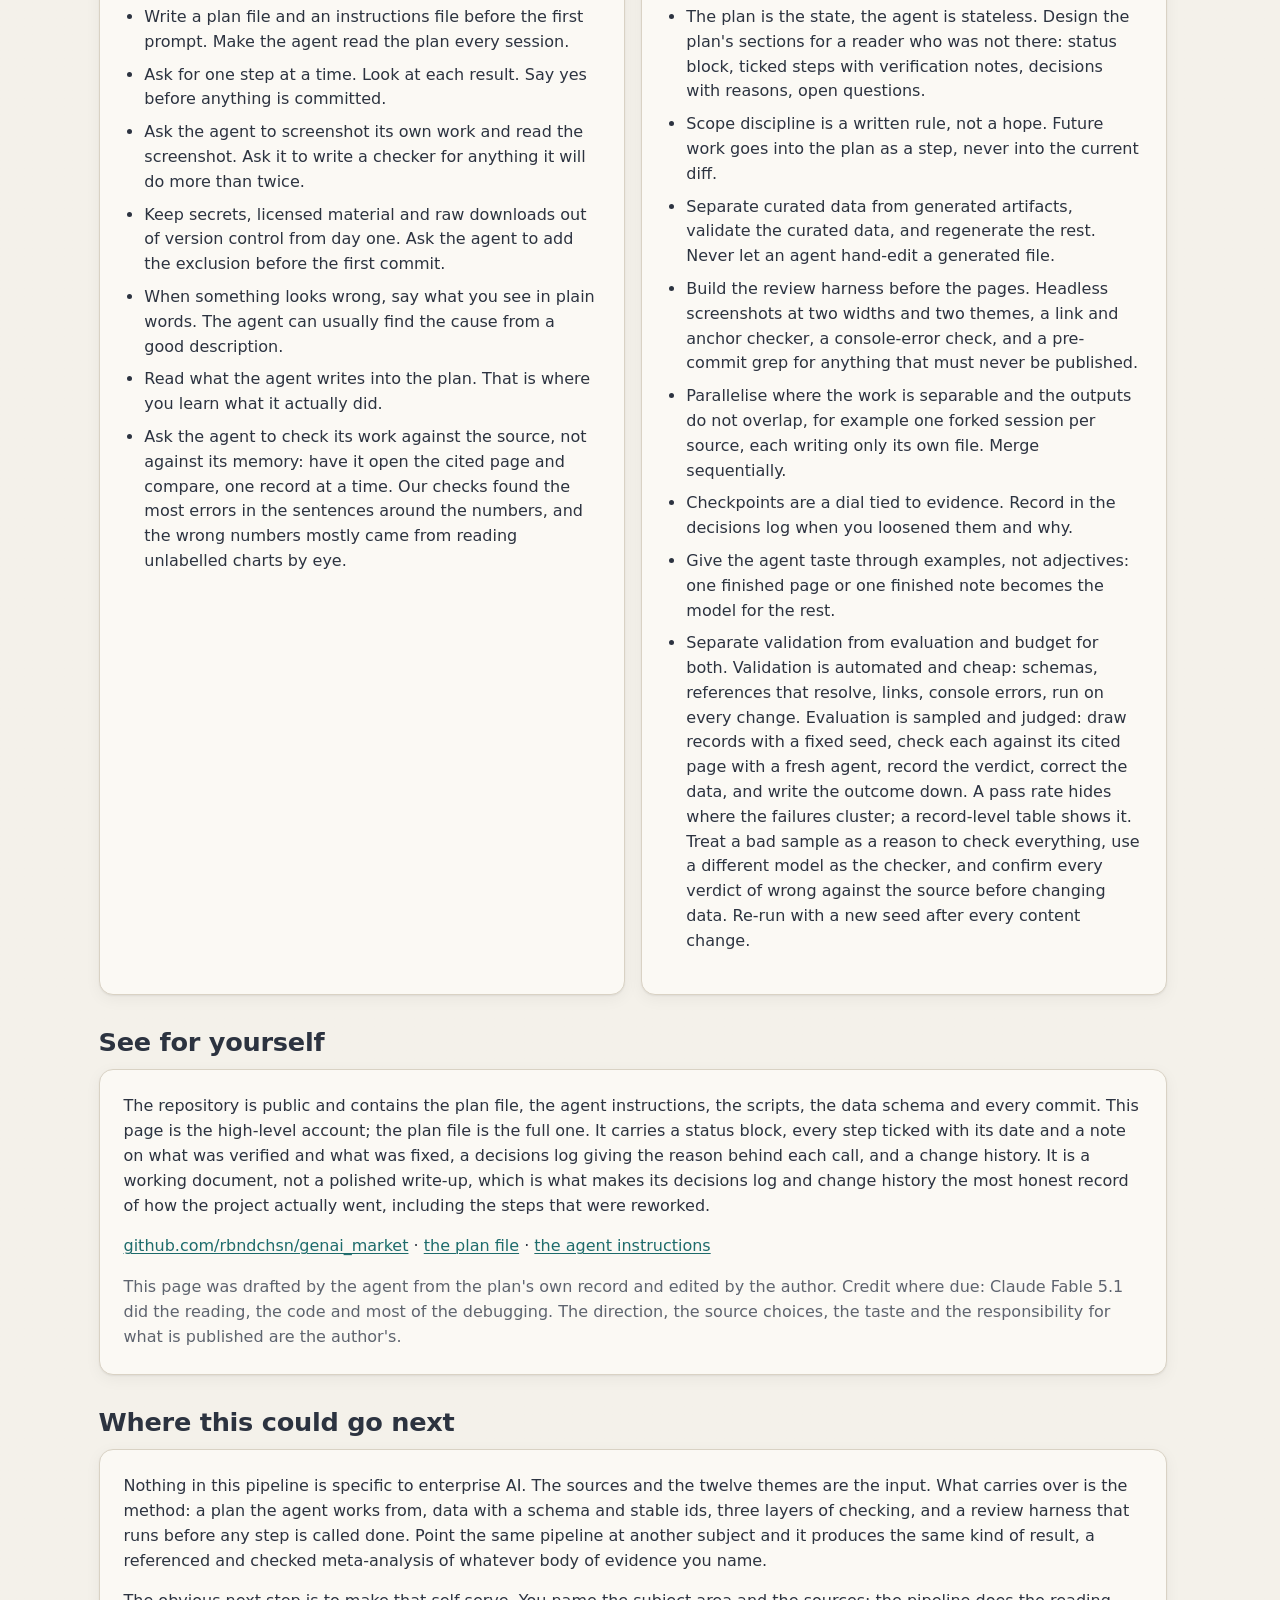
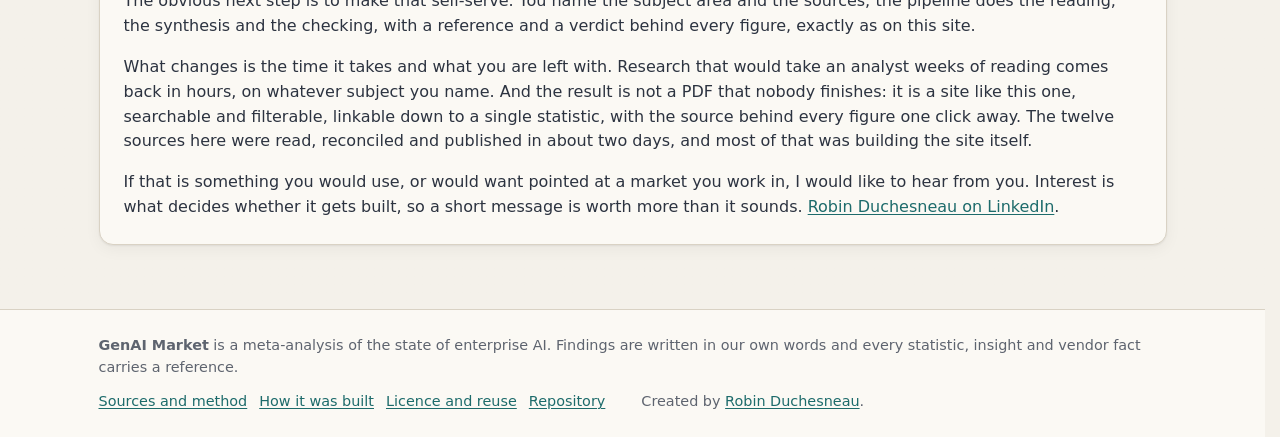
<file: site/method.html>
<!DOCTYPE html>
<html lang="en">
<head>
<meta charset="utf-8">
<meta name="viewport" content="width=device-width, initial-scale=1">
<title>How it was built — GenAI Market</title>
<meta name="description" content="How a two-person team, one human and one AI coding agent, built the GenAI Market meta-analysis: the plan file that ran the project, the pipeline from PDF to website, and what worked.">
<link rel="icon" href="assets/favicon.svg" type="image/svg+xml">
<link rel="stylesheet" href="css/site.css">
<script>
/* Apply a stored theme before first paint to avoid a flash. */
(function(){try{var t=localStorage.getItem("theme");if(t==="dark"||t==="light")document.documentElement.setAttribute("data-theme",t);}catch(e){}})();
</script>
</head>
<body data-page="method">
<script src="js/shell.js"></script>
<main id="main" class="container">
<h1>How it was built</h1>
<p class="lead">This site was made by one person directing one AI coding agent over about two days. This page explains how, so that you can do the same, whether you are writing your first script or running an engineering team. The method is not specific to enterprise AI, and the last section sets out where it could go next.</p>

<nav class="toc" aria-label="On this page">
  <a href="#setup">The setup</a>
  <a href="#plan">Start with a plan, not a prompt</a>
  <a href="#steps">The steps</a>
  <a href="#rhythm">The working rhythm</a>
  <a href="#rules">Rules that kept it honest</a>
  <a href="#eval">Evaluating AI-written research</a>
  <a href="#engineering">Engineering choices</a>
  <a href="#debugging">Four bugs, and what they teach</a>
  <a href="#takeaways">Takeaways</a>
  <a href="#repo">See for yourself</a>
  <a href="#next">Where this could go next</a>
</nav>

<section id="setup" aria-labelledby="setup-heading">
  <h2 id="setup-heading">The setup</h2>
  <div class="card prose">
    <p><strong>Tools.</strong> Visual Studio Code as the editor, with Claude Code running in its terminal. Claude Code is Anthropic's command-line agent: it reads and writes files in the project folder, runs commands, opens a headless browser, and reports back. The model behind it was Claude Fable 5.1 for the research, the code and the debugging, and Claude Opus 5 for the full accuracy evaluation, so that a different model checked the work. Python 3.11 for the extraction and check scripts, plain HTML, CSS and JavaScript for the site, Git and GitHub Pages for publishing.</p>
    <p><strong>Division of labour.</strong> The agent did the research reading, the synthesis, the code, the debugging and the visual review. The human set the goal, chose the sources, downloaded the reports that sit behind a sign-in, made the judgement calls, looked at the live site, and said yes or no before each commit. Neither could have produced this alone in the time. The agent has no memory between sessions and no taste of its own. The human does not have two days to read twelve reports end to end.</p>
    <p><strong>Scale.</strong> The numbers below are read from the site's own data files at the moment you load this page.</p>
    <div class="kpi-row" id="method-kpis" aria-label="What the pipeline produced"></div>
  </div>
</section>

<section id="plan" aria-labelledby="plan-heading">
  <h2 id="plan-heading">Start with a plan, not a prompt</h2>
  <div class="card prose">
    <p>The single most important decision was made before any code: the project would be run from a plan file, and the agent would read it first in every session. Two Markdown files did all the coordination.</p>
    <h3>The instructions file</h3>
    <p>A short file that every session of the agent reads automatically. It says, in order: read the plan in full before doing anything; find the first unfinished step; work only on that step; when it is done, tick it in the plan with a date and a note; record decisions and open questions in the plan, never only in chat; update the status block before finishing. It also carries the non-negotiable content rules and the project's few technical facts, such as which Python to use and where the sources live.</p>
    <h3>The plan file</h3>
    <p>A living document with a fixed shape: a status block at the top (last updated, current phase, next step, blockers), the project overview and goals, the source inventory, the architecture, the implementation steps grouped into phases with a checkbox each, a decisions log, a list of open questions, and a change history. Steps are never deleted or rewritten. A finished step keeps its note about what was done, what was verified and what was fixed, so a later session can see the reasoning without re-deriving it.</p>
    <h3>Why this works</h3>
    <p>An AI agent starts every session with an empty memory. Without a plan, each session begins by guessing what the last one did, and the guesses drift. With a plan, the session reads a status block and continues from the exact step, in the same style, under the same rules. The plan also turned out to be the best place to think. Writing a step down before doing it exposed vague steps, and the decisions log kept the same question from being reopened three times.</p>
    <p>The plan was also where scope was defended. When the agent noticed something that should be done later, the rule was to add it to the plan as a new step, not to do it now. That one rule prevented most of the sprawl that makes agent projects hard to review.</p>
    <div class="takeaways">
      <div class="takeaway"><h3>If you are starting out</h3><p>Make two files before your first prompt: one that tells the agent how to work, one that lists the steps. Ask for one step at a time. Look at the result before asking for the next.</p></div>
      <div class="takeaway"><h3>If you run teams</h3><p>Treat the plan as the state machine and the agent as a stateless worker. Everything a human reviewer needs, including the reason for each decision, has to be in the file, because the chat is gone tomorrow.</p></div>
    </div>
  </div>
</section>

<section id="steps" aria-labelledby="steps-heading">
  <h2 id="steps-heading">The steps</h2>
  <div class="card prose">
    <p>Eight phases, in the order they ran. Each phase was a group of numbered steps in the plan, and each step was done, reviewed and ticked before the next began.</p>
    <ol class="phases">
      <li><strong>Scaffolding.</strong> Write the instructions file and the plan skeleton. Nothing else. This took minutes and paid for itself the same day.</li>
      <li><strong>Scope.</strong> A short conversation to settle the goal, the audience, the stack and the feature list. The answers went into the plan's overview and goals sections, and into a set of non-goals that were consulted repeatedly.</li>
      <li><strong>Ingestion.</strong> A Python script turns each PDF into page-delimited text, detected tables, a page map from the document's bookmarks, and a rendered image of every page. The renders matter: text extraction scrambles multi-column tables and charts, and an agent can read a page image accurately when the text layer fails.</li>
      <li><strong>Synthesis.</strong> The agent read every source end to end (for the 425-page Stanford index, the three chapters in scope) and wrote a fixed-structure set of notes per source: document facts and method, findings with page numbers, every chart's values, sponsor or framing caveats, and observations connecting it to the other sources. A written procedure for this step meant a fresh session could take the next source without prior context. For the larger reports, four sources were synthesised in parallel by forked sessions that each wrote only their own file.</li>
      <li><strong>Web research.</strong> The agent listed candidate sources with their access conditions: open, gated behind a sign-in, or summary only. The human downloaded the gated ones. The agent never attempted to bypass a sign-in. Each new source then went through the same ingestion and synthesis, and the findings were merged into the data files with the evidence level of each insight raised where a second independent source agreed.</li>
      <li><strong>Website.</strong> A static site with no build step, one page per section, every number read from JSON at run time. Each page was built, screenshotted at desktop and phone width in both themes, corrected, and only then ticked. Deployment is a small GitHub Actions workflow that publishes the site folder on every push.</li>
      <li><strong>Chat.</strong> An ask-the-report chat was planned and deliberately paused, so that the launch would not depend on a server or an API key. The search on this site is deliberately keyword-based, and says so.</li>
      <li><strong>Quality and launch.</strong> A colour pass, an originality check of all site text against every source extraction, and an accuracy evaluation: a random sample first, then, because the sample found too many problems, a full check of every insight, vendor profile and statistic against the pages they cite, described in <a href="#eval">Evaluating AI-written research</a>. Maintenance steps for adding sources later are already in the plan.</li>
    </ol>
  </div>
</section>

<section id="rhythm" aria-labelledby="rhythm-heading">
  <h2 id="rhythm-heading">The working rhythm</h2>
  <div class="card prose">
    <p>A typical step went like this. The human names the step or simply says "continue the plan". The agent reads the plan, restates the step, does the work, runs the checks, takes screenshots and reads them, fixes what it finds, records the step in the plan and reports in a few lines. The human looks, sometimes at the live site, and says "push", or asks for a change. Nothing was committed without that yes.</p>
    <p>Two things were changed on purpose partway through. For the research phase, the rule was one source at a time with a report after each, because the human needed to see the note quality before trusting the process. Once it was trusted, the remaining sources and the whole website phase were run without checkpoints, each step committed as it landed. Knowing when to remove the checkpoints was a human call, made on evidence.</p>
    <p>The agent also kept a review harness for its own use: a script that starts a local server, renders a page in a headless browser, saves a desktop screenshot and a phone-width screenshot, and prints the size of the rendered page so that an empty page is caught immediately. A second script checks every internal link and anchor on every page and reports console errors. Both were written by the agent for the agent, and both ran before every tick.</p>
    <div class="takeaways">
      <div class="takeaway"><h3>If you are starting out</h3><p>Ask the agent to show you what it built, not to tell you. A screenshot it has read itself is worth more than a paragraph saying the page works.</p></div>
      <div class="takeaway"><h3>If you run teams</h3><p>Give the agent a deterministic review harness early and make it part of the definition of done. Checkpoints are a dial: tighten them while trust is low, loosen them when the output has earned it, and write the change down.</p></div>
    </div>
  </div>
</section>

<section id="rules" aria-labelledby="rules-heading">
  <h2 id="rules-heading">Rules that kept it honest</h2>
  <div class="card prose">
    <ul>
      <li><strong>Our own words.</strong> Every sentence on the site is written by us. One source is a licensed report, and the rule for it is absolute: no verbatim text, not even a short quote, no images, no reproduced charts. The other sources are restated the same way.</li>
      <li><strong>A reference on everything.</strong> Every insight, statistic and vendor fact carries a source id and a page number or URL. A validator refuses data whose references do not resolve to a registered source and page range.</li>
      <li><strong>Evidence levels.</strong> Each insight is labelled multi-source, single source or our analysis, so a reader can weigh it. The validator checks that a multi-source insight really cites two sources.</li>
      <li><strong>Numbers live in data, never in pages.</strong> Not one statistic is typed into HTML. Pages read the JSON files and render what they find, so a corrected figure changes everywhere at once.</li>
      <li><strong>Generated files are never edited by hand.</strong> The search units and the search index are built from the curated files by scripts and rebuilt on every data change.</li>
      <li><strong>An originality check.</strong> A script scans every piece of site text for eight-word runs that also appear in any source extraction and writes a report. Every match against the licensed source was rewritten; the rest were reviewed.</li>
      <li><strong>Nothing licensed in the repository.</strong> The source PDFs, the extractions and the working notes are excluded from version control, and a check runs before every commit to confirm none of them is staged. The repository is public, so this was treated as a hard rule from the first commit.</li>
      <li><strong>Where sources disagree, say so.</strong> Two venture firms rank different model vendors first, and each is an investor in the vendor it ranks first. The site presents both, with their samples and their conflicts of interest, and never declares a winner.</li>
    </ul>
  </div>
</section>

<section id="eval" aria-labelledby="eval-heading">
  <h2 id="eval-heading">Evaluating AI-written research</h2>
  <div class="card prose">
    <p>The most important work on this site happened after it launched. An AI agent can write fluent, well-referenced prose at a speed no person can match, and every number it writes looks plausible. That is exactly why the output has to be evaluated: fluency is not accuracy, and a validator that checks structure cannot tell whether a sentence says what its source says. The only way to know is to go back to the page and compare, record by record.</p>
    <h3>Three layers of checking</h3>
    <p>Three layers, with different names because they answer different questions. The first two are automated and run on every change. The third is a judgement, and it is the one that cannot be automated.</p>
    <p><strong>Validation: is the data well formed?</strong> A validator parses the six curated files and refuses duplicate ids, references that do not resolve to a registered source and page range, cross-links to records that do not exist, quadrant positions that disagree with their scores, multi-source insights that cite fewer than two sources, and unknown units or chart types. A site checker then renders every page in a headless browser and reports console errors, internal links that do not resolve and anchors that no page renders.</p>
    <p><strong>Originality: is the text ours?</strong> Every insight, definition, statistic note and vendor description is split into eight-word runs and compared with every source extraction. A hit means eight consecutive words also appear in a source. Every hit against the licensed report was rewritten. Hits against public sources were reviewed; what remains is chart labels and survey question wording, which are facts rather than prose.</p>
    <p><strong>Accuracy: are the figures right?</strong> Every record that carries evidence is read against the page it cites, by a model that is not the one that wrote it. This is the layer the rest of this section describes, because it is the one that found the most.</p>
    <h3>A sample was not enough</h3>
    <p>We started with the usual shortcut: a random sample of records, checked against the pages they cite. Enough of them needed correcting that the sample could tell us nothing reliable about the rest, because a small sample can only bound an error rate when it comes back nearly clean. So we stopped sampling and checked the whole evidence layer: every insight, every vendor profile and every statistic, against the page it cites.</p>
    <h3>Where AI-written research goes wrong</h3>
    <p>Every record existed and pointed at a real page. The errors were subtler than invention, and they clustered in places worth knowing about before you start.</p>
    <ul>
      <li><strong>Compression.</strong> An insight drawing on five sources has to compress them into one paragraph, and compression is where a figure slides to the wrong survey, the wrong population, or a claim that sources agree when only one of them does.</li>
      <li><strong>Paraphrase drift.</strong> Each fact is rewritten on its way from source to notes to site, and every rewrite moves the meaning a little.</li>
      <li><strong>Charts read by eye.</strong> Values taken from unlabelled marks drift, and nothing tests the reading.</li>
      <li><strong>Checking against notes rather than pages.</strong> An agent that verifies its work against its own synthesis can only confirm what it already believed.</li>
      <li><strong>Rules that invite overclaiming.</strong> Asking for agreement across sources makes agreement easier to see than it should be.</li>
      <li><strong>No accuracy step until late.</strong> Structure was validated from the first day. Truth was not.</li>
    </ul>
    <p>The lesson we took is structural rather than a fault of the model: check each claim against its source page while it is being written, and have a second model do the checking.</p>
    <h3>The procedure in a nutshell</h3>
    <ol class="phases">
      <li><strong>Define the verdicts before checking.</strong> Three of them: a <em>match</em> means everything is supported as stated; a <em>minor fix</em> means the substance holds but a wording, attribution, population, rounding or page reference needed tightening; <em>wrong</em> means a figure or claim was contradicted by the cited source, credited to the wrong source, or supported by none. Each kind of record had a written rubric for what counts as a wrong population, a wrong unit, an unsupported attribution, or a page reference pointing to the wrong page.</li>
      <li><strong>Use a different model as the checker.</strong> The content was written by Claude Fable 5.1; the checkers ran on Claude Opus 5. A second model is less likely to share the first one's blind spots.</li>
      <li><strong>Calibrate the checker on known errors.</strong> Before the full run, the checkers were given a set of records whose errors we already knew. They found all of them, and more besides. Only then was the full run trusted.</li>
      <li><strong>Fan out, with structured answers.</strong> Records were split into small batches, one checker per batch, each returning a fixed-format verdict with the page it read, what the page shows and a proposed fix. Checkers opened the page image for every chart and table, not just the extracted text.</li>
      <li><strong>Read the prose twice.</strong> Every insight and vendor profile went to a second checker told to look for what a careful first reader misses: units, populations, forecasts written as actuals, shares written as counts.</li>
      <li><strong>Escalate on failure.</strong> Statistics started as a sample. A single wrong value was enough to trigger a check of all the rest.</li>
      <li><strong>Check the checkers.</strong> No verdict of wrong changed the data until the main agent had confirmed it against the page. Some verdicts were downgraded on review, and a correction sometimes stood for a different reason than the checker gave.</li>
      <li><strong>Fix, then review every change.</strong> Precise corrections were applied by script. Wider prose fixes were drafted by agents from the checkers' evidence, and every change was read before it was accepted.</li>
      <li><strong>Re-run the automated checks.</strong> Schema validation, the search rebuild, the site checker and the originality scan, which caught new passages that the corrections themselves had brought too close to the licensed source.</li>
      <li><strong>Write the outcome down.</strong> Every verdict, correction and reason goes into the project's working record, which is public. The plan file is where that account lives.</li>
    </ol>
    <h3>What it taught us</h3>
    <ul>
      <li><strong>Errors cluster where the agent synthesises.</strong> Statistics copied straight from one page held up well. Insights written across several sources were where the problems were, and the typical slip was a true number put in the wrong place rather than an invented one.</li>
      <li><strong>A second read is worth its cost.</strong> It caught real problems that the first read had passed, usually in the sentence around the number rather than in the number itself.</li>
      <li><strong>Checkers need checking.</strong> A verdict is a claim like any other. Confirming it against the source prevented wrong corrections.</li>
      <li><strong>Charts need calibration.</strong> Values read by eye from unlabelled marks drift. Where a chart prints a few values, use them to test every value you read from it.</li>
      <li><strong>Fixes create new risks.</strong> Corrected text is new text. It has to go back through every automated check, including originality.</li>
      <li><strong>Keep a record-level account.</strong> A pass rate hides where problems cluster; a per-record log shows it, and that is what lets you fix causes instead of symptoms.</li>
    </ul>
  </div>
</section>

<section id="engineering" aria-labelledby="engineering-heading">
  <h2 id="engineering-heading">Engineering choices</h2>
  <div class="card prose">
    <p><strong>Static, no build step, no framework.</strong> Plain HTML, one stylesheet, a small shell script that renders the header, navigation and footer on every page, and one script per page. A newcomer can read all of it, and an agent can edit it without a toolchain. It costs nothing to host and will still work in ten years.</p>
    <p><strong>Data as JSON with a written schema.</strong> Six curated files: sources, insights, statistics, vendors, glossary, taxonomy. A schema document describes each record shape and the id conventions, so every session produces the same structure. Ids are stable and used as anchors, so a link to a specific insight or statistic will keep working.</p>
    <p><strong>Design tokens, two themes.</strong> Colours, spacing and radii are variables on the root element. The dark theme redefines the variables, once for the system preference and once for the reader's stored choice. Chart colours were validated for contrast against both backgrounds before any chart was drawn.</p>
    <p><strong>Charts from data, rebuilt not copied.</strong> Every chart is drawn from the statistics file with our own styling and has a data table behind it. No source image appears anywhere.</p>
    <p><strong>Search in the browser.</strong> An inverted index is built from the search units at publish time. The page matches word prefixes, requires every word to match, and ranks by word rarity with a boost for title matches. It is not semantic search and not retrieval-augmented generation, and the search page explains the difference, because readers should know what kind of tool they are using.</p>
    <p><strong>Accessibility as a default.</strong> Skip link, keyboard-operable everything, focus rings, a native dialog for vendor profiles, reduced-motion support on the one animated element, and text in text colours rather than chart colours.</p>
  </div>
</section>

<section id="debugging" aria-labelledby="debugging-heading">
  <h2 id="debugging-heading">Four bugs, and what they teach</h2>
  <div class="card prose">
    <p><strong>The blank screenshot.</strong> The vendors page opens a profile in a native modal dialog. Screenshots of that state came back blank. The agent worked out that the headless browser paints a top-level page blank while a modal is open, and fixed the harness rather than the page: the screenshot is now taken through a same-origin frame. Lesson: when a test fails, first ask whether the test is right.</p>
    <p><strong>The nested links.</strong> Stat tiles on the home page were links, and each contained reference links. Browsers refuse to nest one link inside another and silently eject the inner one, which moved the references outside their tiles. The container became a plain element with the link elsewhere. Lesson: some HTML rules are enforced by silently rewriting your document, and only a screenshot shows it.</p>
    <p><strong>The sphere that was not a sphere.</strong> The search page's tag globe first shipped spinning only about a vertical axis on a stretched ellipse. Live, it read as tags sliding along six rows. The human said so in one sentence. The agent explained the geometry, changed the projection to a circle with perspective, tilted the axis so the globe tumbles, and smoothed the hover pause that had been stuttering. Lesson: the agent's own screenshots were true but insufficient, because a still image cannot show motion. Some review has to be done by a person on the live site.</p>
    <p><strong>The chart whose axis was out of line.</strong> One web source's bar chart prints its axis labels a little above the gridlines they belong to. Every value read against those labels came out low, by up to six points, and the error survived the first synthesis because the readings looked plausible. The full evaluation caught it because the two values the article states in its text did not match the chart as read; measured from the baseline instead, every bar agreed with the text. Lesson: when a chart has a few printed values, use them to calibrate every value you read by eye, and record chart readings as approximate.</p>
  </div>
</section>

<section id="takeaways" aria-labelledby="takeaways-heading">
  <h2 id="takeaways-heading">Takeaways</h2>
  <div class="grid">
    <div class="card prose">
      <h3>For people starting out</h3>
      <ul>
        <li>Write a plan file and an instructions file before the first prompt. Make the agent read the plan every session.</li>
        <li>Ask for one step at a time. Look at each result. Say yes before anything is committed.</li>
        <li>Ask the agent to screenshot its own work and read the screenshot. Ask it to write a checker for anything it will do more than twice.</li>
        <li>Keep secrets, licensed material and raw downloads out of version control from day one. Ask the agent to add the exclusion before the first commit.</li>
        <li>When something looks wrong, say what you see in plain words. The agent can usually find the cause from a good description.</li>
        <li>Read what the agent writes into the plan. That is where you learn what it actually did.</li>
        <li>Ask the agent to check its work against the source, not against its memory: have it open the cited page and compare, one record at a time. Our checks found the most errors in the sentences around the numbers, and the wrong numbers mostly came from reading unlabelled charts by eye.</li>
      </ul>
    </div>
    <div class="card prose">
      <h3>For seasoned developers and leads</h3>
      <ul>
        <li>The plan is the state, the agent is stateless. Design the plan's sections for a reader who was not there: status block, ticked steps with verification notes, decisions with reasons, open questions.</li>
        <li>Scope discipline is a written rule, not a hope. Future work goes into the plan as a step, never into the current diff.</li>
        <li>Separate curated data from generated artifacts, validate the curated data, and regenerate the rest. Never let an agent hand-edit a generated file.</li>
        <li>Build the review harness before the pages. Headless screenshots at two widths and two themes, a link and anchor checker, a console-error check, and a pre-commit grep for anything that must never be published.</li>
        <li>Parallelise where the work is separable and the outputs do not overlap, for example one forked session per source, each writing only its own file. Merge sequentially.</li>
        <li>Checkpoints are a dial tied to evidence. Record in the decisions log when you loosened them and why.</li>
        <li>Give the agent taste through examples, not adjectives: one finished page or one finished note becomes the model for the rest.</li>
        <li>Separate validation from evaluation and budget for both. Validation is automated and cheap: schemas, references that resolve, links, console errors, run on every change. Evaluation is sampled and judged: draw records with a fixed seed, check each against its cited page with a fresh agent, record the verdict, correct the data, and write the outcome down. A pass rate hides where the failures cluster; a record-level table shows it. Treat a bad sample as a reason to check everything, use a different model as the checker, and confirm every verdict of wrong against the source before changing data. Re-run with a new seed after every content change.</li>
      </ul>
    </div>
  </div>
</section>

<section id="repo" aria-labelledby="repo-heading">
  <h2 id="repo-heading">See for yourself</h2>
  <div class="card prose">
    <p>The repository is public and contains the plan file, the agent instructions, the scripts, the data schema and every commit. This page is the high-level account; the plan file is the full one. It carries a status block, every step ticked with its date and a note on what was verified and what was fixed, a decisions log giving the reason behind each call, and a change history. It is a working document, not a polished write-up, which is what makes its decisions log and change history the most honest record of how the project actually went, including the steps that were reworked.</p>
    <p><a href="https://github.com/rbndchsn/genai_market" rel="noopener">github.com/rbndchsn/genai_market</a> · <a href="https://github.com/rbndchsn/genai_market/blob/main/plan.md" rel="noopener">the plan file</a> · <a href="https://github.com/rbndchsn/genai_market/blob/main/CLAUDE.md" rel="noopener">the agent instructions</a></p>
    <p class="muted">This page was drafted by the agent from the plan's own record and edited by the author. Credit where due: Claude Fable 5.1 did the reading, the code and most of the debugging. The direction, the source choices, the taste and the responsibility for what is published are the author's.</p>
  </div>
</section>

<section id="next" aria-labelledby="next-heading">
  <h2 id="next-heading">Where this could go next</h2>
  <div class="card prose">
    <p>Nothing in this pipeline is specific to enterprise AI. The sources and the twelve themes are the input. What carries over is the method: a plan the agent works from, data with a schema and stable ids, three layers of checking, and a review harness that runs before any step is called done. Point the same pipeline at another subject and it produces the same kind of result, a referenced and checked meta-analysis of whatever body of evidence you name.</p>
    <p>The obvious next step is to make that self-serve. You name the subject area and the sources; the pipeline does the reading, the synthesis and the checking, with a reference and a verdict behind every figure, exactly as on this site.</p>
    <p>What changes is the time it takes and what you are left with. Research that would take an analyst weeks of reading comes back in hours, on whatever subject you name. And the result is not a PDF that nobody finishes: it is a site like this one, searchable and filterable, linkable down to a single statistic, with the source behind every figure one click away. The twelve sources here were read, reconciled and published in about two days, and most of that was building the site itself.</p>
    <p>If that is something you would use, or would want pointed at a market you work in, I would like to hear from you. Interest is what decides whether it gets built, so a short message is worth more than it sounds. <a href="https://www.linkedin.com/in/robin-duchesneau" rel="noopener">Robin Duchesneau on LinkedIn</a>.</p>
  </div>
</section>
</main>
<script src="js/method.js"></script>
</body>
</html>
</file>
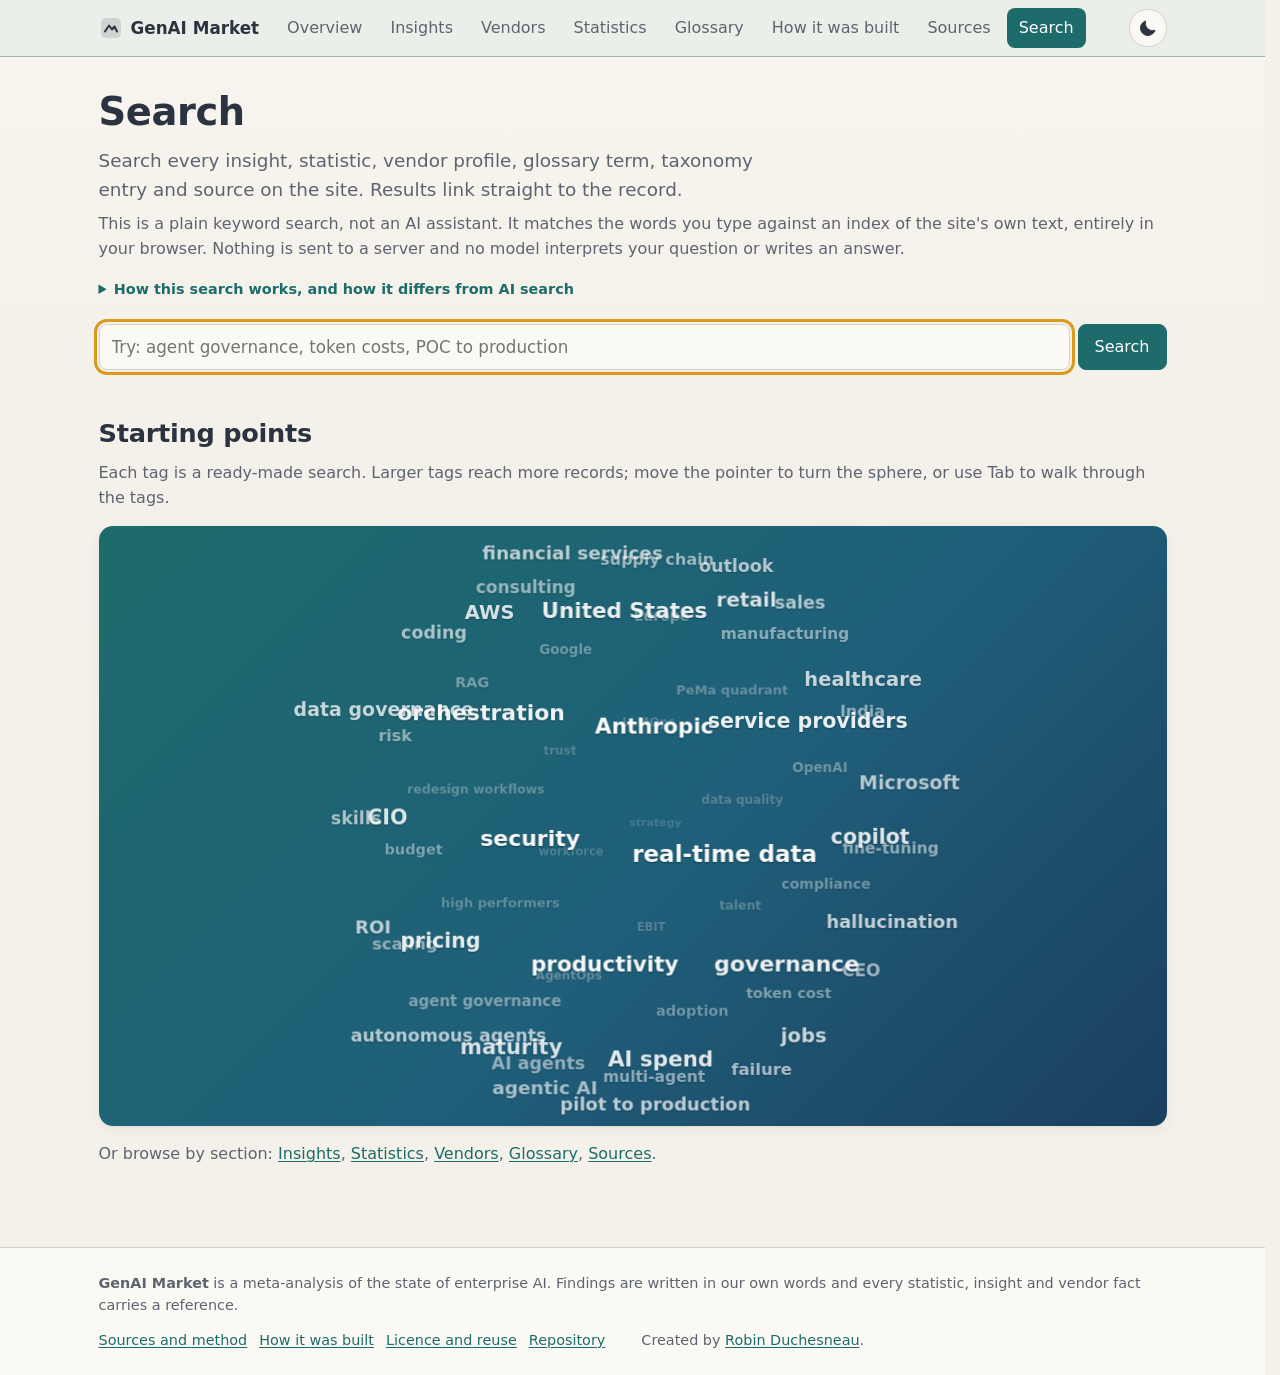
<file: site/search.html>
<!DOCTYPE html>
<html lang="en">
<head>
<meta charset="utf-8">
<meta name="viewport" content="width=device-width, initial-scale=1">
<title>Search — GenAI Market</title>
<meta name="description" content="Search the GenAI Market meta-analysis: insights, statistics, vendors, glossary terms, taxonomy and sources.">
<link rel="icon" href="assets/favicon.svg" type="image/svg+xml">
<link rel="stylesheet" href="css/site.css">
<script>
/* Apply a stored theme before first paint to avoid a flash. */
(function(){try{var t=localStorage.getItem("theme");if(t==="dark"||t==="light")document.documentElement.setAttribute("data-theme",t);}catch(e){}})();
</script>
</head>
<body data-page="search">
<script src="js/shell.js"></script>
<main id="main" class="container">
<h1>Search</h1>
<p class="lead">Search every insight, statistic, vendor profile, glossary term, taxonomy entry and source on the site. Results link straight to the record.</p>
<p class="search-note muted">This is a plain keyword search, not an AI assistant. It matches the words you type against an index of the site's own text, entirely in your browser. Nothing is sent to a server and no model interprets your question or writes an answer.</p>
<details class="search-about">
  <summary>How this search works, and how it differs from AI search</summary>
  <div class="card prose">
    <h3>What it does</h3>
    <p>When the site is published, every record is split into words and stored in a small index. When you search, your words are normalised the same way, and each one must appear in a record for it to be listed. A word also matches longer words that start with it, so "agent" finds "agentic". Results are ranked by how rare each matched word is across the site, with a boost when it appears in the record's title, and a small preference for findings and definitions over raw statistics. Every result is an existing record; nothing is generated.</p>
    <h3>What it does not do</h3>
    <p>It does not understand meaning. A synonym the record never uses returns nothing, there is no spelling correction, and a question typed as a sentence will match only its individual words. Use the vocabulary you expect to see in the text, and use the Glossary to find that vocabulary.</p>
    <h3>Alternatives you may have met elsewhere</h3>
    <ul>
      <li><strong>Semantic search</strong> turns text and query into numeric vectors with an embedding model and returns the closest matches by meaning, so different wording still finds the record. It needs a model at indexing and query time and usually a server.</li>
      <li><strong>Retrieval-augmented generation (RAG)</strong> retrieves passages by keyword or meaning and then has a language model write an answer from them, ideally with citations. The answer is generated, so it can be wrong or incomplete even when the passages it drew on were right.</li>
      <li><strong>A chat assistant</strong> is RAG with a conversation on top: follow-up questions, clarifications and summaries across records.</li>
    </ul>
    <p>This site uses keyword search on purpose. Every result is a real record you can open and check against its references, results are the same for everyone, and no text leaves your browser.</p>
  </div>
</details>
<form id="search-form" class="search-form" role="search" action="search.html" method="get">
  <label for="q" class="visually-hidden">Search the site</label>
  <input id="q" name="q" type="search" placeholder="Try: agent governance, token costs, POC to production" autocomplete="off" autofocus>
  <button type="submit" class="button-primary">Search</button>
</form>
<div id="type-filter" class="pills type-filter" role="group" aria-label="Filter by record type"></div>
<p id="count" class="muted count-line" aria-live="polite"></p>
<div id="results" class="stack"></div>
<div id="starters"></div>
</main>
<script src="js/search.js"></script>
</body>
</html>
</file>
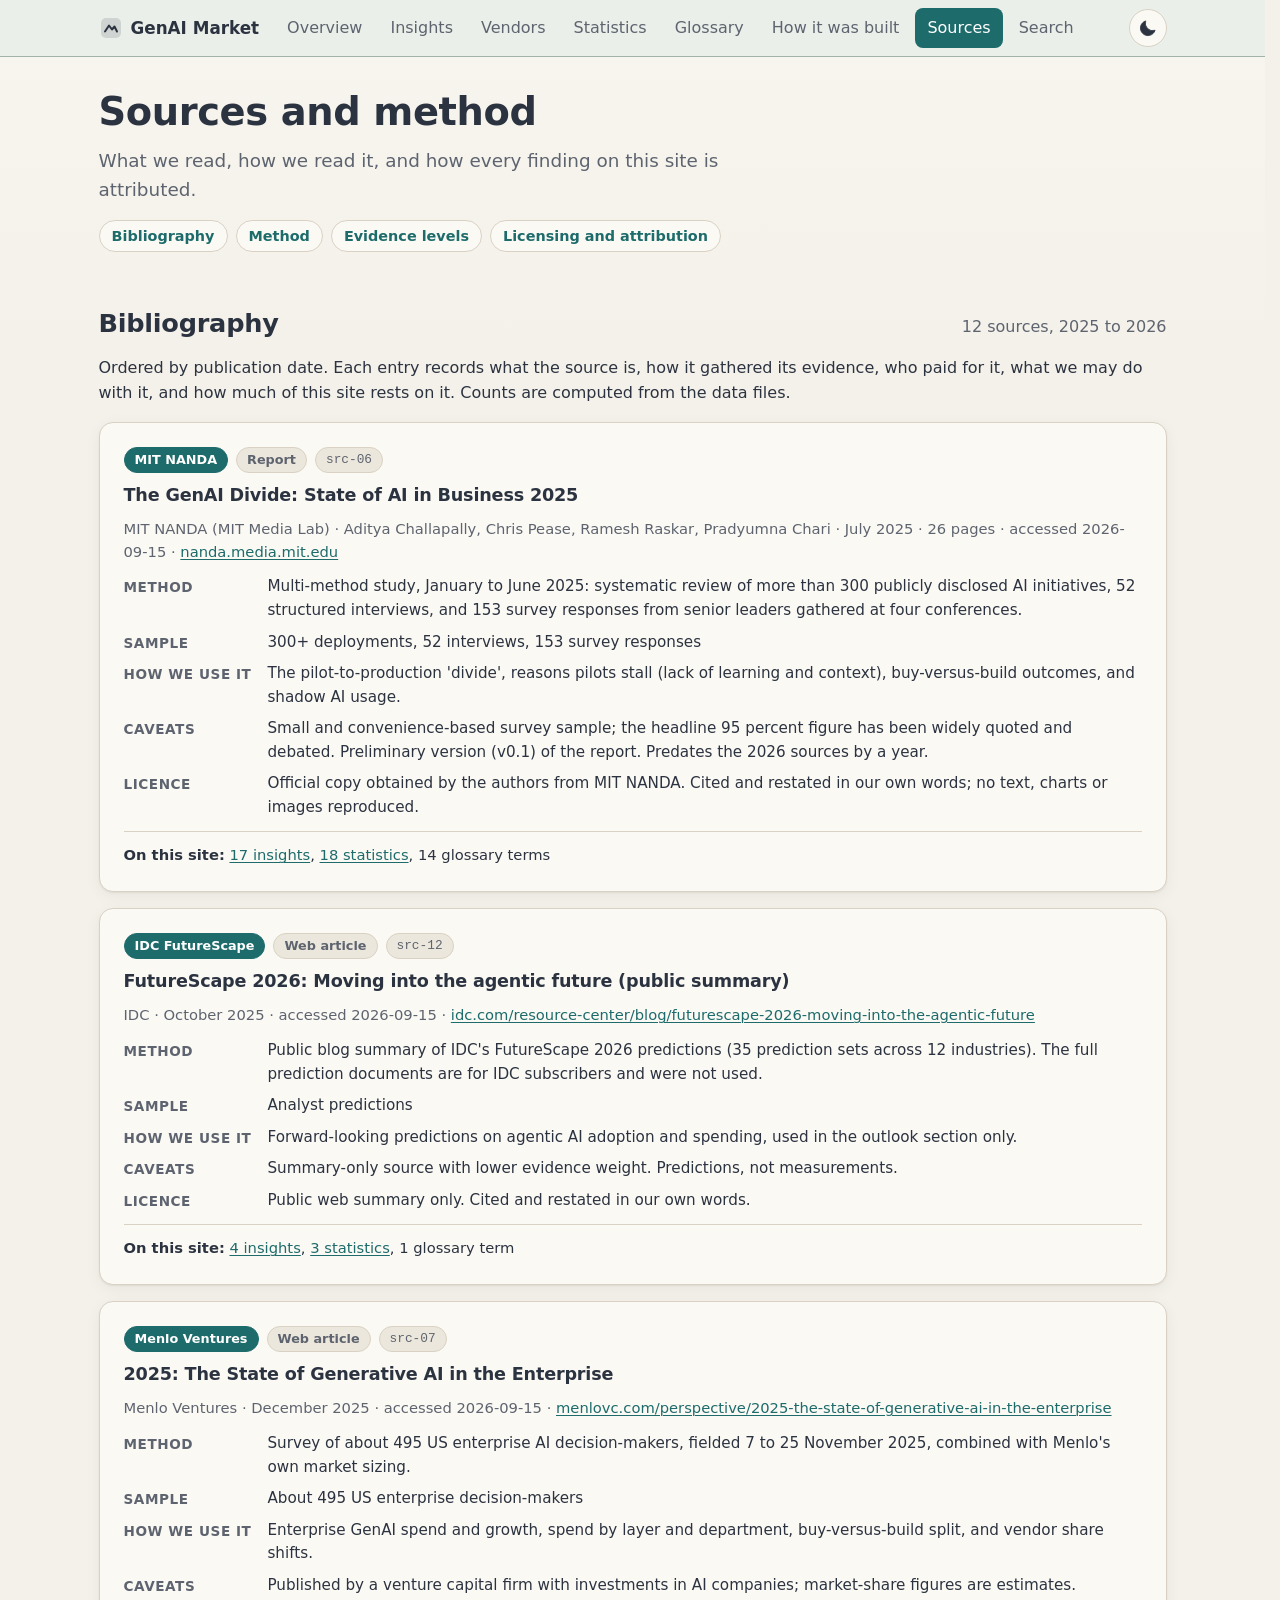
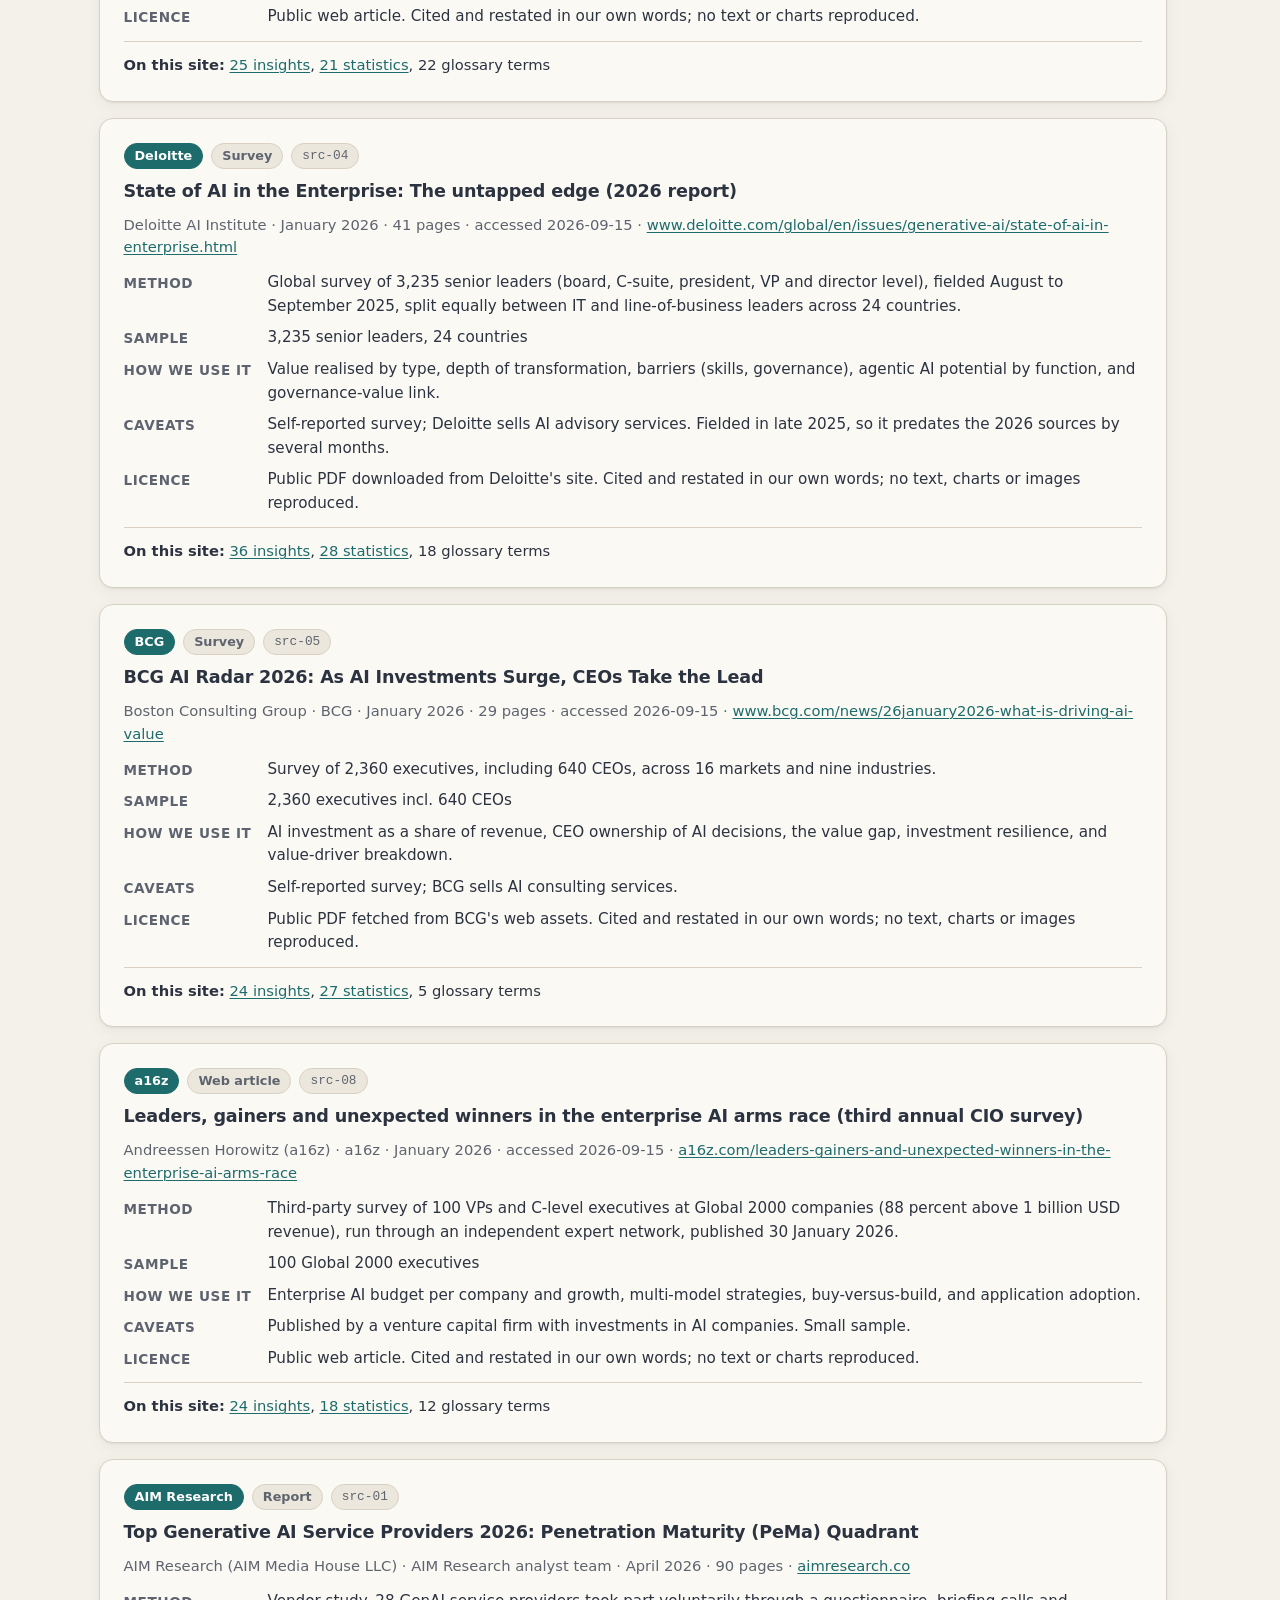
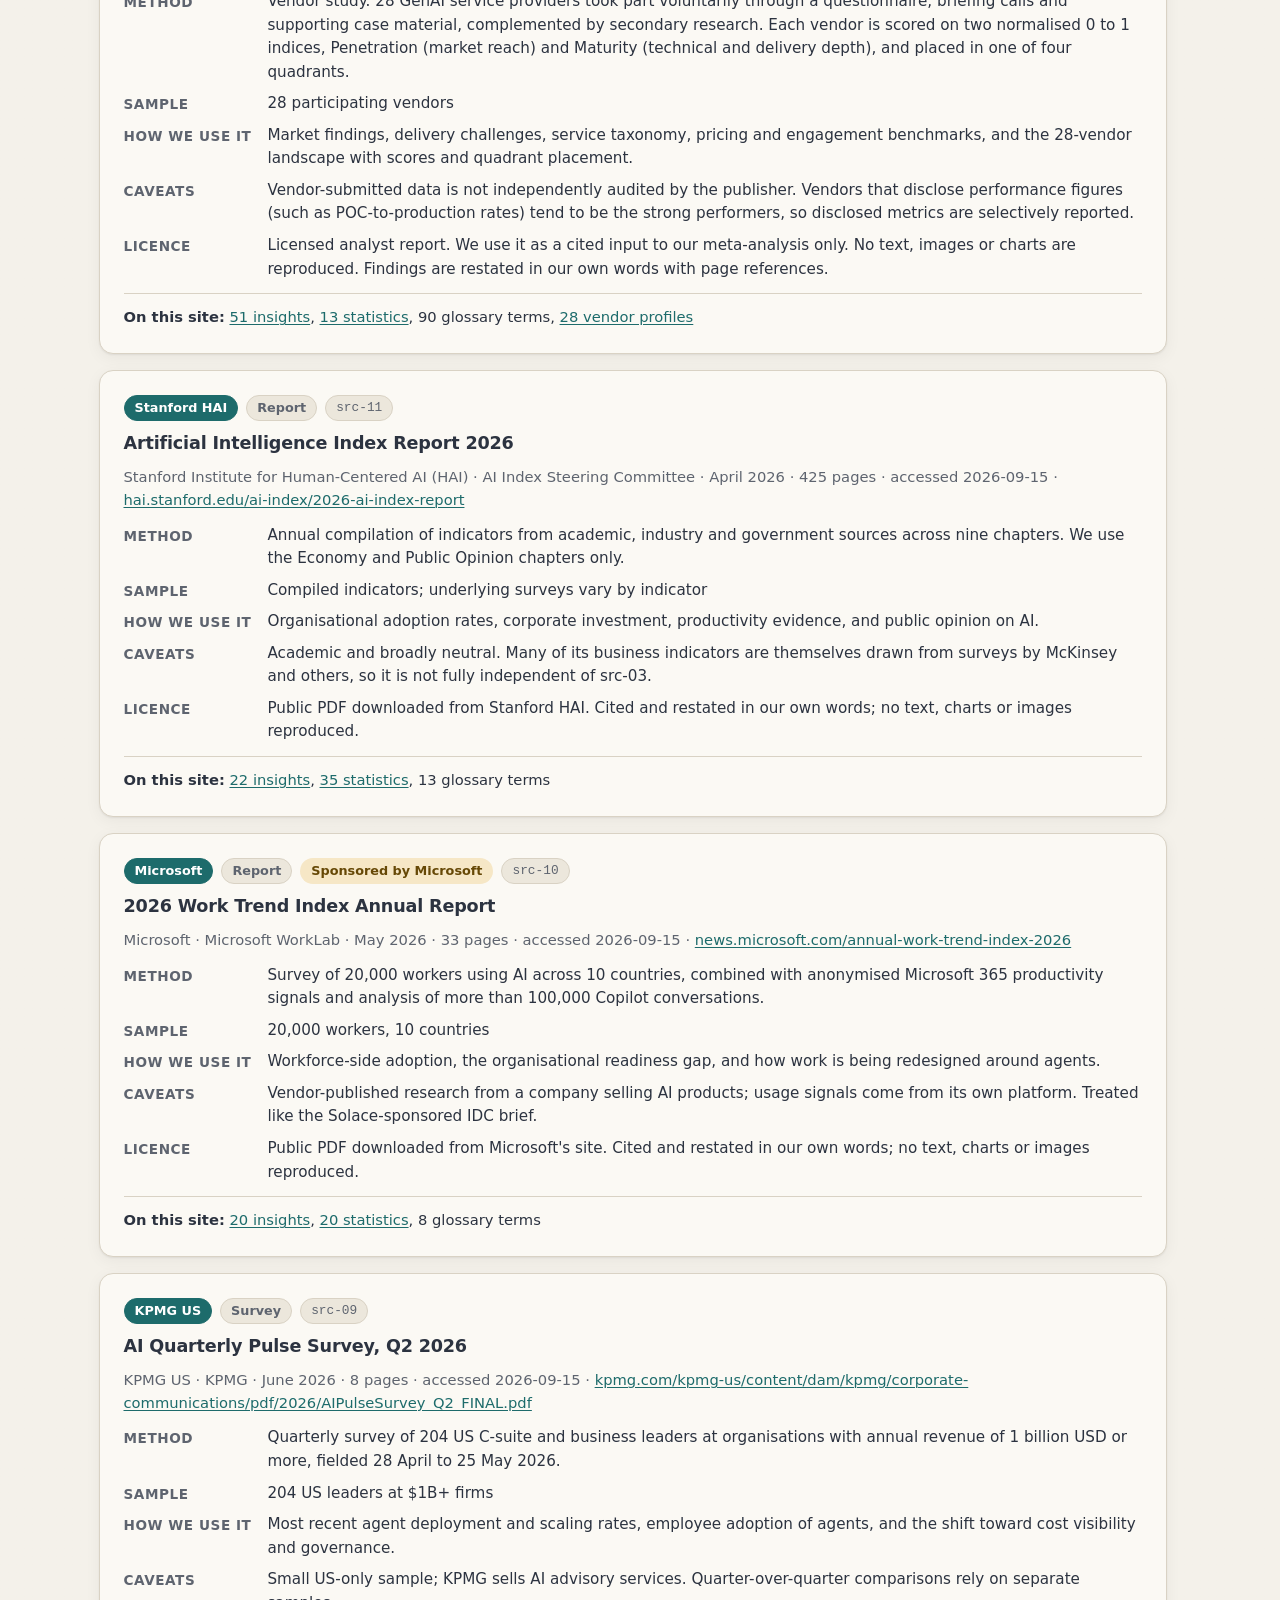
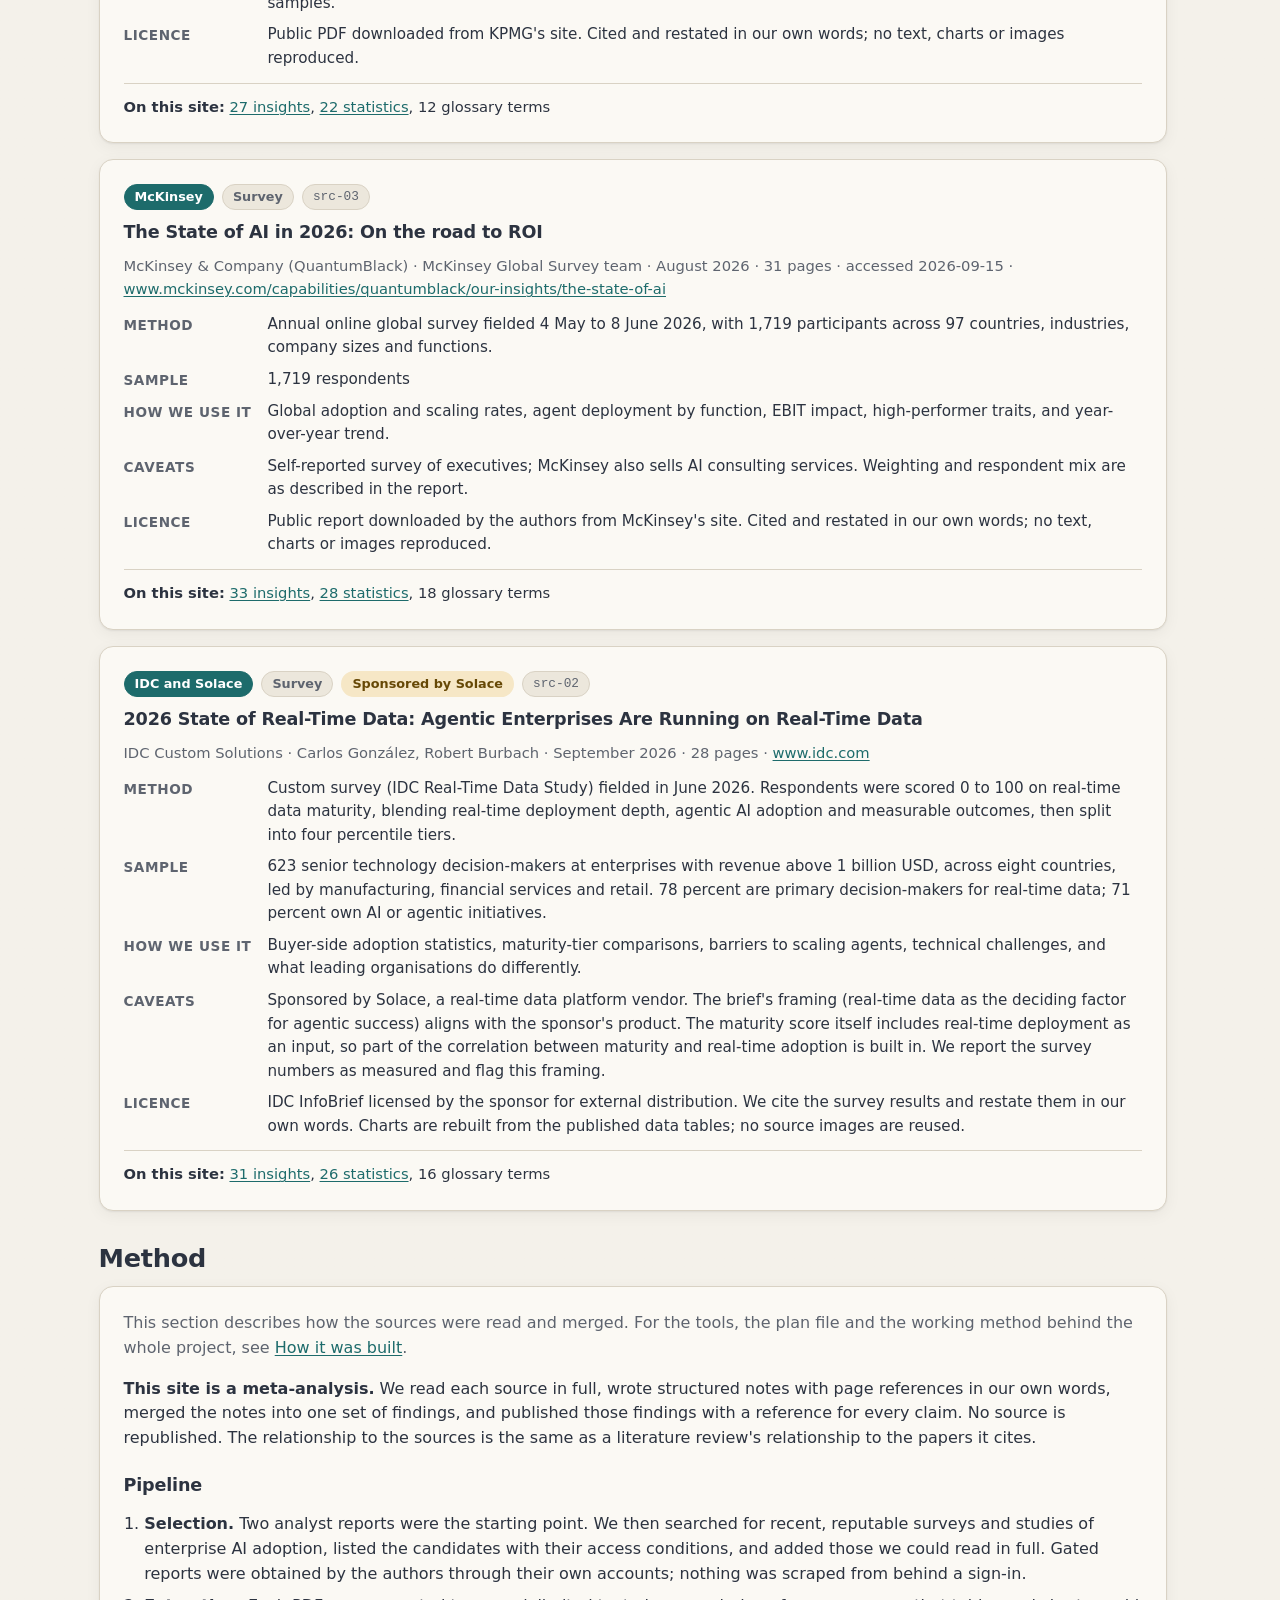
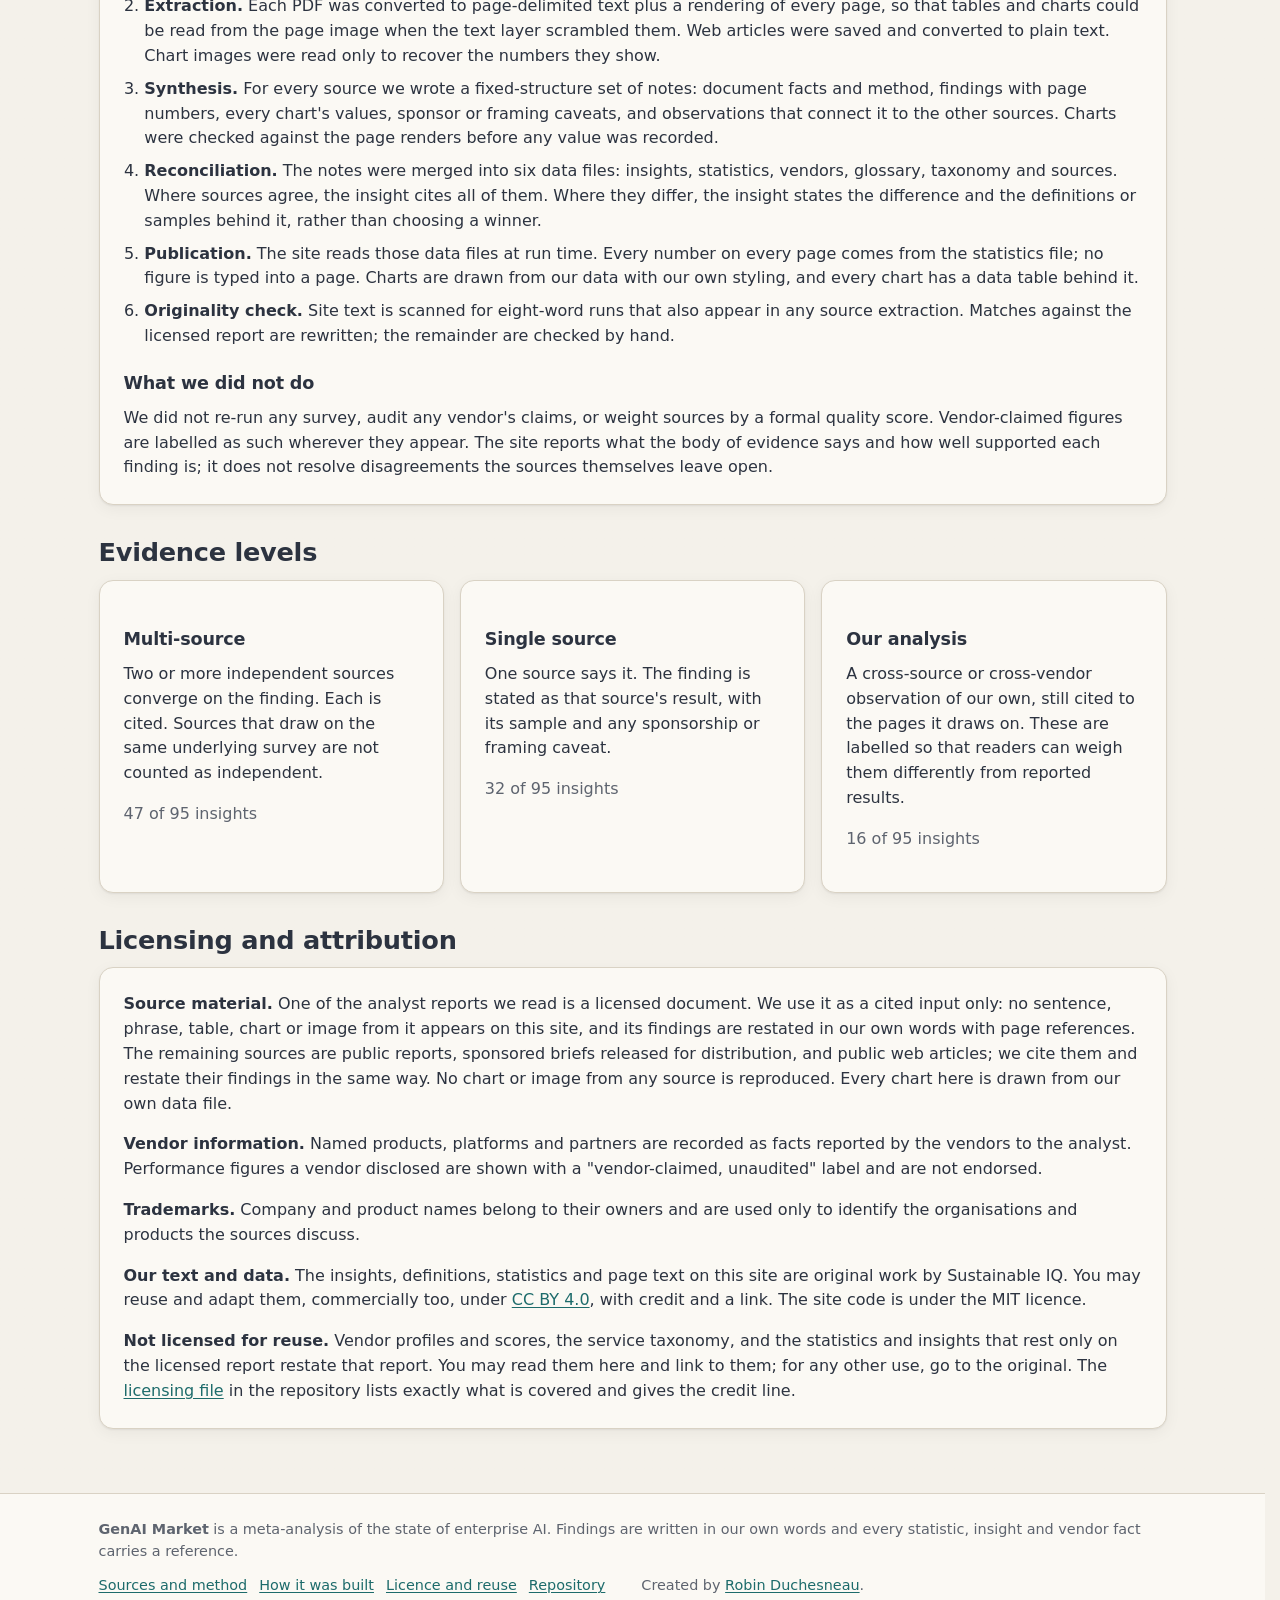
<file: site/sources.html>
<!DOCTYPE html>
<html lang="en">
<head>
<meta charset="utf-8">
<meta name="viewport" content="width=device-width, initial-scale=1">
<title>Sources — GenAI Market</title>
<meta name="description" content="Bibliography and methodology for the GenAI Market meta-analysis: twelve sources, how each was read, and how findings are attributed.">
<link rel="icon" href="assets/favicon.svg" type="image/svg+xml">
<link rel="stylesheet" href="css/site.css">
<script>
/* Apply a stored theme before first paint to avoid a flash. */
(function(){try{var t=localStorage.getItem("theme");if(t==="dark"||t==="light")document.documentElement.setAttribute("data-theme",t);}catch(e){}})();
</script>
</head>
<body data-page="sources">
<script src="js/shell.js"></script>
<main id="main" class="container">
<h1>Sources and method</h1>
<p class="lead">What we read, how we read it, and how every finding on this site is attributed.</p>
<nav class="toc" aria-label="On this page">
  <a href="#bibliography">Bibliography</a>
  <a href="#method">Method</a>
  <a href="#evidence">Evidence levels</a>
  <a href="#licensing">Licensing and attribution</a>
</nav>

<section aria-labelledby="bib-heading">
  <div class="section-head">
    <h2 id="bib-heading"><span id="bibliography"></span>Bibliography</h2>
    <p id="bib-count" class="muted"></p>
  </div>
  <p>Ordered by publication date. Each entry records what the source is, how it gathered its evidence, who paid for it, what we may do with it, and how much of this site rests on it. Counts are computed from the data files.</p>
  <div id="bibliography-list" class="stack"></div>
</section>

<section id="method" aria-labelledby="method-heading">
  <h2 id="method-heading">Method</h2>
  <div class="card prose">
    <p class="muted">This section describes how the sources were read and merged. For the tools, the plan file and the working method behind the whole project, see <a href="method.html">How it was built</a>.</p>
    <p><strong>This site is a meta-analysis.</strong> We read each source in full, wrote structured notes with page references in our own words, merged the notes into one set of findings, and published those findings with a reference for every claim. No source is republished. The relationship to the sources is the same as a literature review's relationship to the papers it cites.</p>
    <h3>Pipeline</h3>
    <ol>
      <li><strong>Selection.</strong> Two analyst reports were the starting point. We then searched for recent, reputable surveys and studies of enterprise AI adoption, listed the candidates with their access conditions, and added those we could read in full. Gated reports were obtained by the authors through their own accounts; nothing was scraped from behind a sign-in.</li>
      <li><strong>Extraction.</strong> Each PDF was converted to page-delimited text plus a rendering of every page, so that tables and charts could be read from the page image when the text layer scrambled them. Web articles were saved and converted to plain text. Chart images were read only to recover the numbers they show.</li>
      <li><strong>Synthesis.</strong> For every source we wrote a fixed-structure set of notes: document facts and method, findings with page numbers, every chart's values, sponsor or framing caveats, and observations that connect it to the other sources. Charts were checked against the page renders before any value was recorded.</li>
      <li><strong>Reconciliation.</strong> The notes were merged into six data files: insights, statistics, vendors, glossary, taxonomy and sources. Where sources agree, the insight cites all of them. Where they differ, the insight states the difference and the definitions or samples behind it, rather than choosing a winner.</li>
      <li><strong>Publication.</strong> The site reads those data files at run time. Every number on every page comes from the statistics file; no figure is typed into a page. Charts are drawn from our data with our own styling, and every chart has a data table behind it.</li>
      <li><strong>Originality check.</strong> Site text is scanned for eight-word runs that also appear in any source extraction. Matches against the licensed report are rewritten; the remainder are checked by hand.</li>
    </ol>
    <h3>What we did not do</h3>
    <p>We did not re-run any survey, audit any vendor's claims, or weight sources by a formal quality score. Vendor-claimed figures are labelled as such wherever they appear. The site reports what the body of evidence says and how well supported each finding is; it does not resolve disagreements the sources themselves leave open.</p>
  </div>
</section>

<section id="evidence" aria-labelledby="evidence-heading">
  <h2 id="evidence-heading">Evidence levels</h2>
  <div class="grid">
    <div class="card"><h3>Multi-source</h3><p>Two or more independent sources converge on the finding. Each is cited. Sources that draw on the same underlying survey are not counted as independent.</p><p id="ev-multi" class="muted"></p></div>
    <div class="card"><h3>Single source</h3><p>One source says it. The finding is stated as that source's result, with its sample and any sponsorship or framing caveat.</p><p id="ev-single" class="muted"></p></div>
    <div class="card"><h3>Our analysis</h3><p>A cross-source or cross-vendor observation of our own, still cited to the pages it draws on. These are labelled so that readers can weigh them differently from reported results.</p><p id="ev-agent" class="muted"></p></div>
  </div>
</section>

<section id="licensing" aria-labelledby="licensing-heading">
  <h2 id="licensing-heading">Licensing and attribution</h2>
  <div class="card prose">
    <p><strong>Source material.</strong> One of the analyst reports we read is a licensed document. We use it as a cited input only: no sentence, phrase, table, chart or image from it appears on this site, and its findings are restated in our own words with page references. The remaining sources are public reports, sponsored briefs released for distribution, and public web articles; we cite them and restate their findings in the same way. No chart or image from any source is reproduced. Every chart here is drawn from our own data file.</p>
    <p><strong>Vendor information.</strong> Named products, platforms and partners are recorded as facts reported by the vendors to the analyst. Performance figures a vendor disclosed are shown with a "vendor-claimed, unaudited" label and are not endorsed.</p>
    <p><strong>Trademarks.</strong> Company and product names belong to their owners and are used only to identify the organisations and products the sources discuss.</p>
    <p><strong>Our text and data.</strong> The insights, definitions, statistics and page text on this site are original work by Sustainable IQ. You may reuse and adapt them, commercially too, under <a href="https://creativecommons.org/licenses/by/4.0/" rel="noopener">CC BY 4.0</a>, with credit and a link. The site code is under the MIT licence.</p>
    <p><strong>Not licensed for reuse.</strong> Vendor profiles and scores, the service taxonomy, and the statistics and insights that rest only on the licensed report restate that report. You may read them here and link to them; for any other use, go to the original. The <a href="https://github.com/rbndchsn/genai_market/blob/main/LICENSING.md" rel="noopener">licensing file</a> in the repository lists exactly what is covered and gives the credit line.</p>
  </div>
</section>

</main>
<script src="js/sources.js"></script>
</body>
</html>
</file>
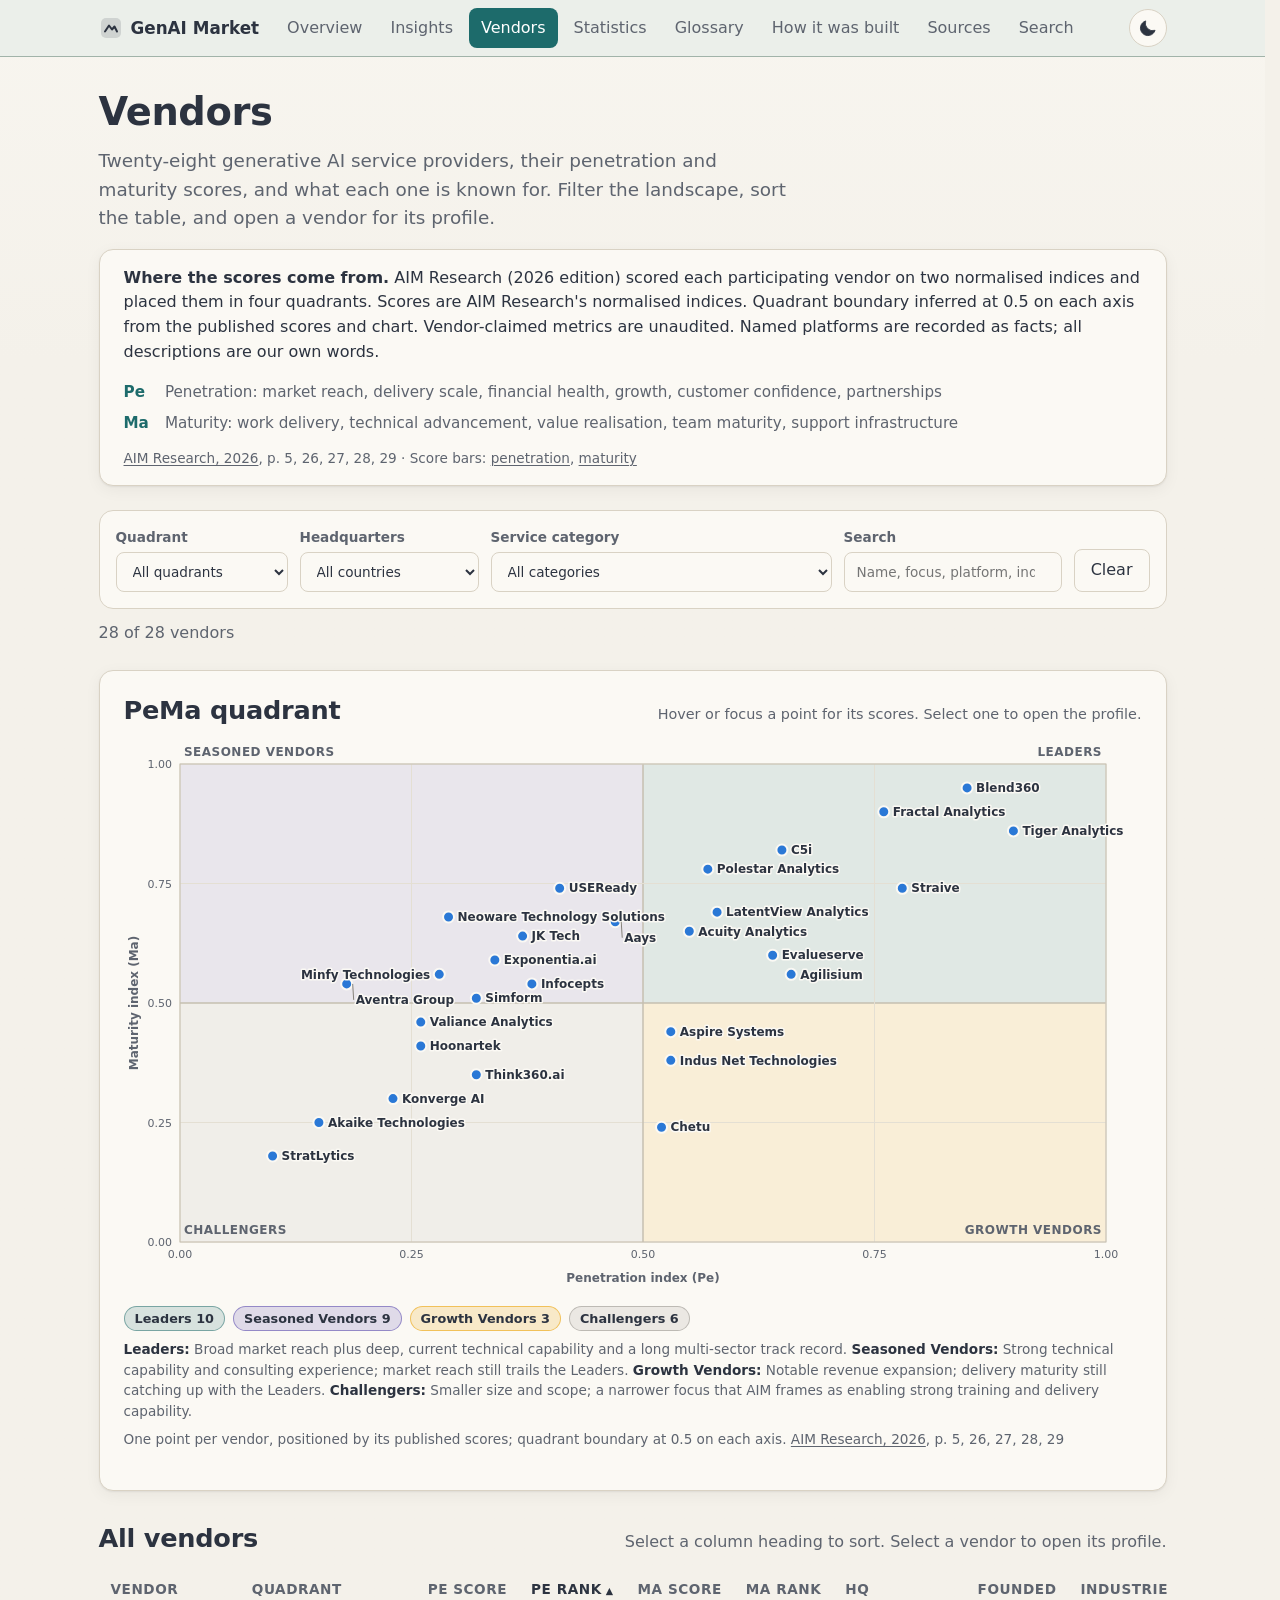
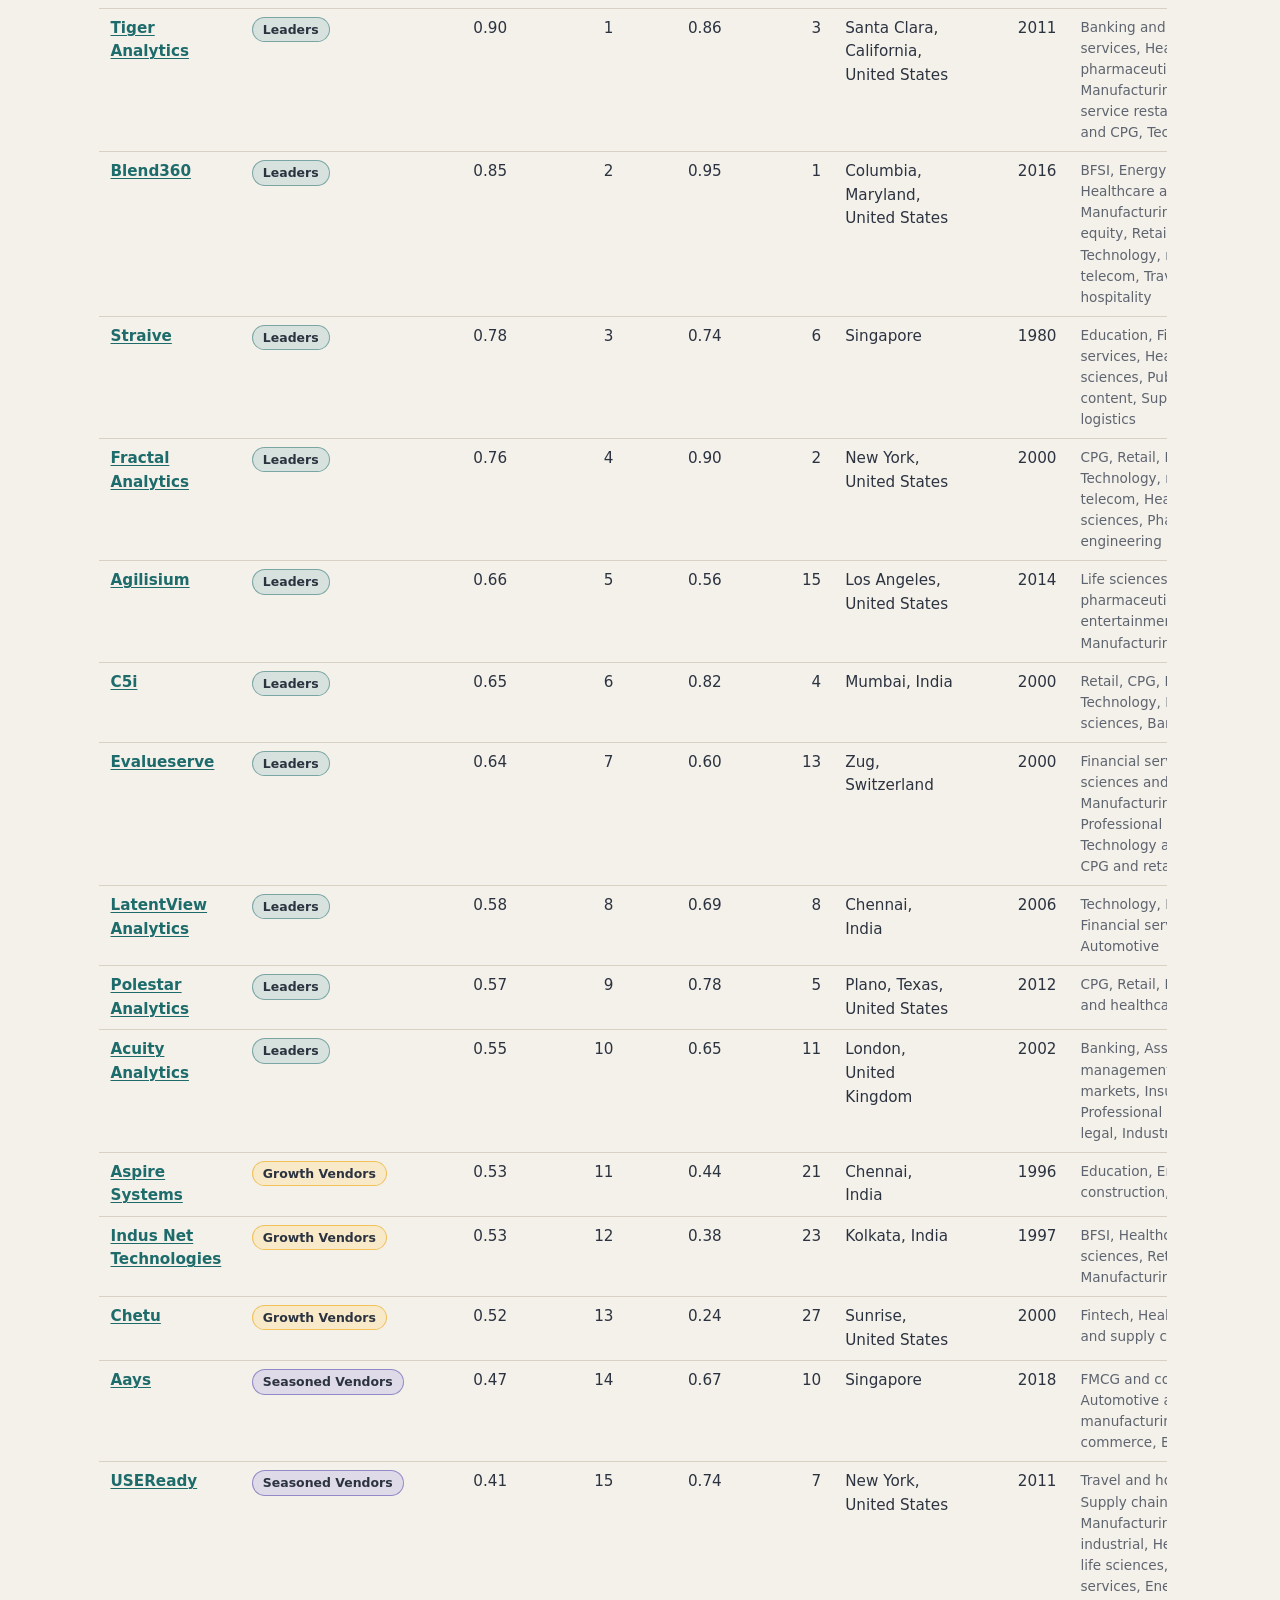
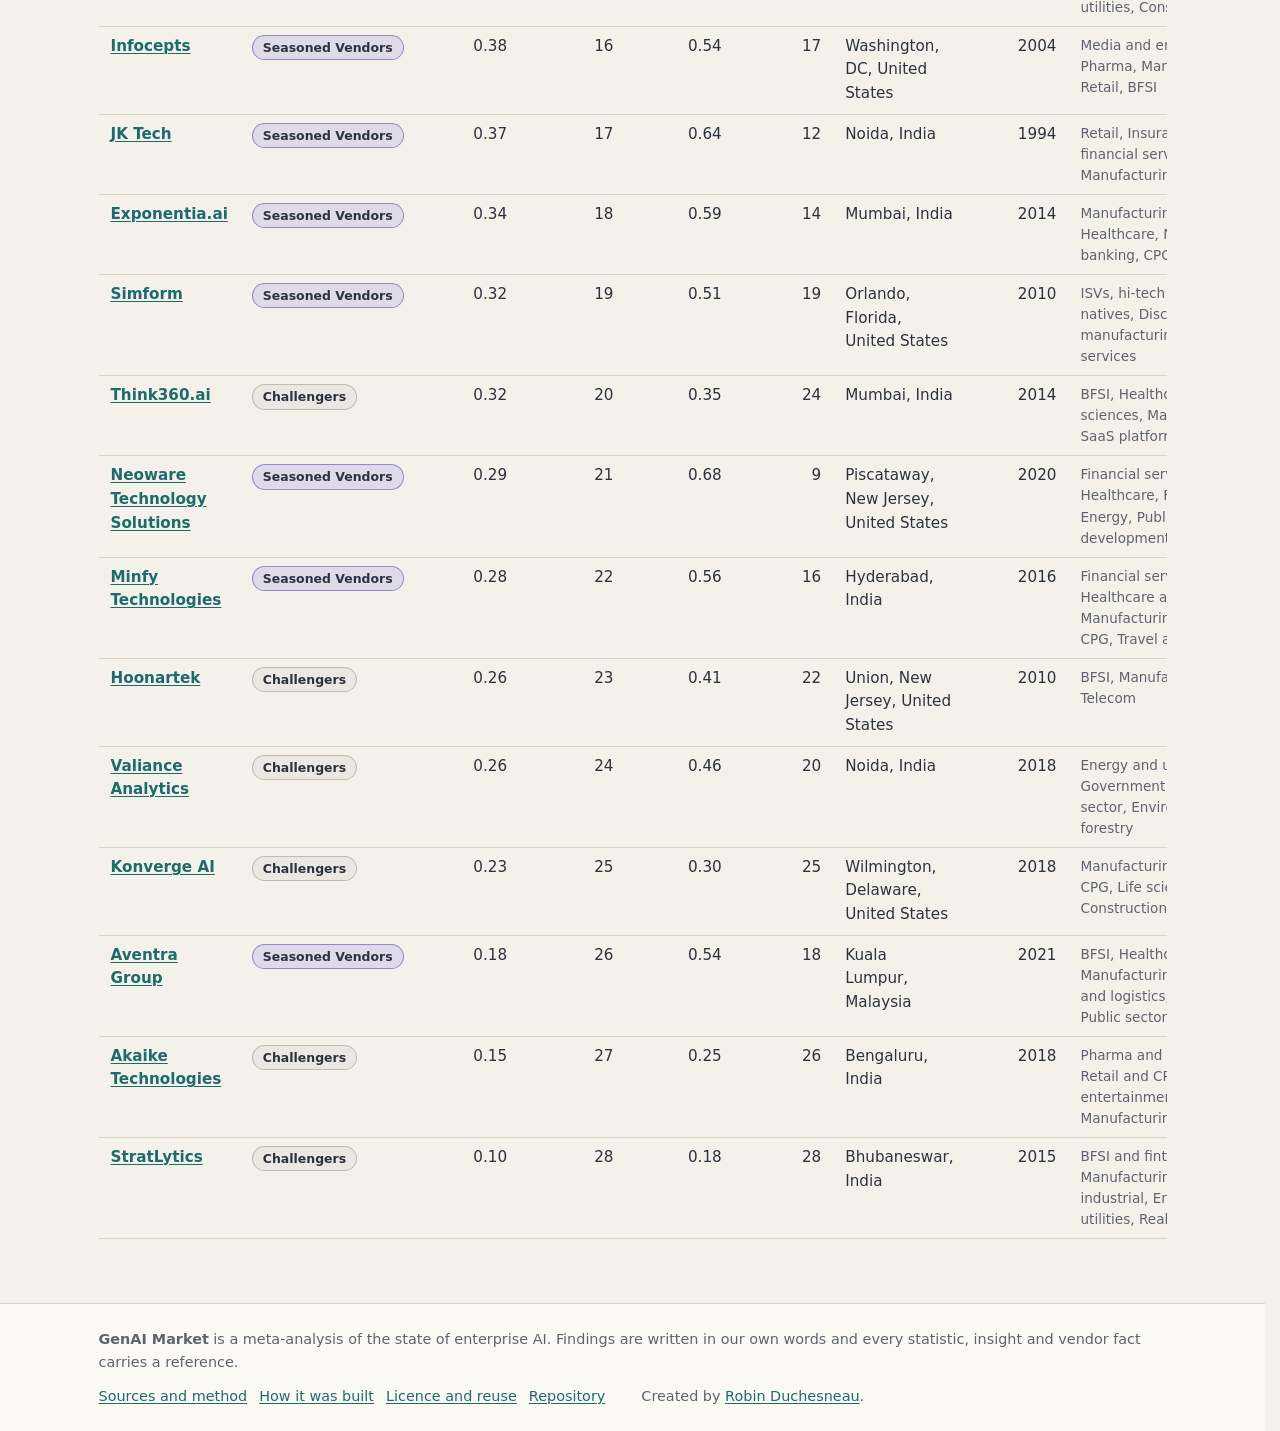
<file: site/vendors.html>
<!DOCTYPE html>
<html lang="en">
<head>
<meta charset="utf-8">
<meta name="viewport" content="width=device-width, initial-scale=1">
<title>Vendors — GenAI Market</title>
<meta name="description" content="Generative AI service providers evaluated in the AIM Research 2026 PeMa Quadrant: scores, quadrant positions and profiles restated in our own words.">
<link rel="icon" href="assets/favicon.svg" type="image/svg+xml">
<link rel="stylesheet" href="css/site.css">
<script>
/* Apply a stored theme before first paint to avoid a flash. */
(function(){try{var t=localStorage.getItem("theme");if(t==="dark"||t==="light")document.documentElement.setAttribute("data-theme",t);}catch(e){}})();
</script>
</head>
<body data-page="vendors">
<script src="js/shell.js"></script>
<main id="main" class="container">
<h1>Vendors</h1>
<p class="lead">Twenty-eight generative AI service providers, their penetration and maturity scores, and what each one is known for. Filter the landscape, sort the table, and open a vendor for its profile.</p>
<div id="method" class="card method-card"></div>
<div id="filters" class="filters" role="search" aria-label="Filter vendors"></div>
<p id="count" class="muted count-line" aria-live="polite"></p>

<section class="card chart-card" aria-labelledby="quad-heading">
  <div class="section-head">
    <h2 id="quad-heading">PeMa quadrant</h2>
    <p class="muted chart-hint">Hover or focus a point for its scores. Select one to open the profile.</p>
  </div>
  <div id="quadrant" class="quadrant-wrap"></div>
  <p id="quad-legend" class="quad-legend"></p>
  <p id="quad-ref" class="ref"></p>
</section>

<section aria-labelledby="table-heading">
  <div class="section-head">
    <h2 id="table-heading">All vendors</h2>
    <p class="muted">Select a column heading to sort. Select a vendor to open its profile.</p>
  </div>
  <div class="table-wrap">
    <table id="vtable" class="vendor-table">
      <thead id="vthead"></thead>
      <tbody id="vtbody"></tbody>
    </table>
  </div>
</section>

<dialog id="drawer" class="drawer" aria-labelledby="drawer-title"></dialog>
</main>
<script src="js/vendors.js"></script>
</body>
</html>
</file>
<file: site/css/site.css>
/* GenAI Market — shared styles. No build step; plain CSS with custom properties. */

/* ---------- Tokens ---------- */
:root {
  /* Warm ivory surfaces and charcoal ink: no pure white, no pure black. Teal accent. */
  --bg: #f4f1ea;
  --surface: #fbf9f4;
  --surface-2: #ece7dc;
  --text: #2c3340;
  --muted: #5e646f;
  --border: #d9d2c4;
  --accent: #1d6b6b;
  --accent-strong: #155555;
  --accent-contrast: #ffffff;
  --link: #1d6b6b;
  --link-hover: #155555;
  --focus: #d99a1e;
  --warn-bg: #f6e7c6;
  --warn-text: #664806;
  --ok: #2f7a4d;

  --font-sans: system-ui, -apple-system, "Segoe UI", Roboto, "Helvetica Neue", Arial, sans-serif;
  --font-mono: ui-monospace, "Cascadia Mono", "SF Mono", Menlo, Consolas, monospace;

  --space-1: 4px;
  --space-2: 8px;
  --space-3: 12px;
  --space-4: 16px;
  --space-5: 24px;
  --space-6: 32px;
  --space-7: 48px;
  --space-8: 64px;

  --radius: 8px;
  --radius-lg: 14px;
  --container: 1100px;
  --gutter: 16px;
  --shadow: 0 1px 2px rgba(0, 0, 0, 0.06), 0 4px 16px rgba(0, 0, 0, 0.05);

  color-scheme: light;
}

@media (prefers-color-scheme: dark) {
  :root:not([data-theme="light"]) {
    --bg: #1a1d23;
    --surface: #22262e;
    --surface-2: #2b3039;
    --text: #e6e2d9;
    --muted: #a29e95;
    --border: #3a3f49;
    --accent: #7cc4bf;
    --accent-strong: #9dd6d2;
    --accent-contrast: #0f1f1e;
    --link: #7cc4bf;
    --link-hover: #9dd6d2;
    --focus: #f0b84a;
    --warn-bg: #3b2f12;
    --warn-text: #f1d391;
    --ok: #6cc48f;
    --shadow: 0 1px 2px rgba(0, 0, 0, 0.4), 0 4px 16px rgba(0, 0, 0, 0.35);
    color-scheme: dark;
  }
}

:root[data-theme="dark"] {
  --bg: #1a1d23;
  --surface: #22262e;
  --surface-2: #2b3039;
  --text: #e6e2d9;
  --muted: #a29e95;
  --border: #3a3f49;
  --accent: #7cc4bf;
  --accent-strong: #9dd6d2;
  --accent-contrast: #0f1f1e;
  --link: #7cc4bf;
  --link-hover: #9dd6d2;
  --focus: #f0b84a;
  --warn-bg: #3b2f12;
  --warn-text: #f1d391;
  --ok: #6cc48f;
  --shadow: 0 1px 2px rgba(0, 0, 0, 0.4), 0 4px 16px rgba(0, 0, 0, 0.35);
  color-scheme: dark;
}

/* ---------- Base ---------- */
*, *::before, *::after { box-sizing: border-box; }

/* scrollbar-gutter keeps the page from sliding sideways when loaded data makes it scroll. */
html { -webkit-text-size-adjust: 100%; scroll-padding-top: 72px; scrollbar-gutter: stable; }
@media (max-width: 640px) { html { scroll-padding-top: 112px; } }

body {
  margin: 0;
  background: var(--bg);
  background-image: linear-gradient(180deg, color-mix(in srgb, var(--surface) 55%, var(--bg)) 0, var(--bg) 360px);
  background-repeat: no-repeat;
  color: var(--text);
  font-family: var(--font-sans);
  font-size: 16px;
  line-height: 1.55;
  min-height: 100vh;
  display: flex;
  flex-direction: column;
}

a { color: var(--link); text-decoration-thickness: 1px; text-underline-offset: 2px; }
a:hover { color: var(--link-hover); }

:focus-visible { outline: 3px solid var(--focus); outline-offset: 2px; }

h1, h2, h3, h4 { line-height: 1.2; margin: 0 0 var(--space-3); font-weight: 650; letter-spacing: -0.01em; }
h1 { font-size: clamp(1.7rem, 2.2vw + 1rem, 2.4rem); }
h2 { font-size: clamp(1.3rem, 1.2vw + 1rem, 1.6rem); margin-top: var(--space-6); }
h3 { font-size: 1.1rem; margin-top: var(--space-5); }
p { margin: 0 0 var(--space-4); }
small, .muted { color: var(--muted); }
code, pre { font-family: var(--font-mono); font-size: 0.92em; }
hr { border: 0; border-top: 1px solid var(--border); margin: var(--space-6) 0; }

img, svg { max-width: 100%; height: auto; }

.container {
  width: 100%;
  max-width: var(--container);
  margin: 0 auto;
  padding-left: var(--gutter);
  padding-right: var(--gutter);
}

.skip-link {
  position: absolute; left: -9999px; top: 0;
  background: var(--accent); color: var(--accent-contrast);
  padding: var(--space-2) var(--space-3); border-radius: 0 0 var(--radius) 0; z-index: 100;
}
.skip-link:focus { left: 0; }

/* ---------- Header and nav ---------- */
.site-header {
  background: color-mix(in srgb, var(--accent) 7%, var(--surface));
  border-bottom: 1px solid color-mix(in srgb, var(--accent) 30%, var(--border));
  position: sticky; top: 0; z-index: 50;
}
.site-header .container {
  display: flex; align-items: center; gap: var(--space-4);
  min-height: 56px;
}
.brand {
  display: inline-flex; align-items: center; gap: var(--space-2);
  color: var(--text); text-decoration: none; font-weight: 700; white-space: nowrap;
}
.brand svg { width: 24px; height: 24px; }
.brand-name { font-size: 1.05rem; }

.site-nav { flex: 1; min-width: 0; }
.site-nav ul {
  list-style: none; margin: 0; padding: 0;
  display: flex; gap: var(--space-1);
  overflow-x: auto; scrollbar-width: none;
}
.site-nav ul::-webkit-scrollbar { display: none; }
.site-nav a {
  display: block; padding: var(--space-2) var(--space-3);
  border-radius: var(--radius); color: var(--muted); text-decoration: none; white-space: nowrap;
  font-weight: 500;
}
.site-nav a:hover { color: var(--text); background: color-mix(in srgb, var(--accent) 14%, var(--surface)); }
.site-nav a[aria-current="page"] { color: var(--accent-contrast); background: var(--accent); }

.theme-toggle {
  flex: none; display: inline-flex; align-items: center; justify-content: center;
  width: 38px; height: 38px; padding: 0; border-radius: 50%;
  border: 1px solid var(--border); background: var(--surface); color: var(--text); cursor: pointer;
}
.theme-toggle:hover { background: var(--surface-2); }
.theme-toggle svg { width: 20px; height: 20px; }

@media (max-width: 640px) {
  .site-header .container { flex-wrap: wrap; padding-top: var(--space-2); padding-bottom: var(--space-2); row-gap: var(--space-2); }
  .brand { order: 1; }
  .theme-toggle { order: 2; margin-left: auto; }
  .site-nav { order: 3; flex-basis: 100%; }
  .site-nav ul { padding-bottom: 2px; }
}

/* ---------- Main and footer ---------- */
main { flex: 1; padding-top: var(--space-6); padding-bottom: var(--space-8); }
/* Data pages start nearly empty; keep the footer below the fold so it is not pushed down in view. */
body:not([data-page=""]) > main { min-height: 100vh; }

.site-footer {
  border-top: 1px solid var(--border);
  background: var(--surface);
  color: var(--muted);
  font-size: 0.9rem;
  padding: var(--space-5) 0;
}
.site-footer .container { display: flex; flex-wrap: wrap; gap: var(--space-3) var(--space-5); align-items: baseline; }
.site-footer p { margin: 0; }
.site-footer nav a { margin-right: var(--space-3); }

/* ---------- Common components ---------- */
.lead { font-size: 1.15rem; color: var(--muted); max-width: 60ch; }

.card {
  background: var(--surface);
  border: 1px solid var(--border);
  border-radius: var(--radius-lg);
  padding: var(--space-5);
  box-shadow: var(--shadow);
}
.stack > * + * { margin-top: var(--space-4); }

/* Value proposition block (home). Own voice, not a quotation: styled <p>s, no blockquote. */
.valueprop {
  border-left: 4px solid var(--accent);
  background: var(--surface);
  border-radius: var(--radius);
  padding: var(--space-5) var(--space-5) var(--space-5) var(--space-6);
}
.valueprop > p { margin: 0; }
.valueprop > p + p { margin-top: var(--space-4); }
.valueprop .vp-open { font-size: 1.125rem; }
.valueprop .vp-why { color: var(--muted); }
@media (max-width: 600px) {
  .valueprop { padding: var(--space-4); padding-left: var(--space-4); }
}

a.card { display: block; color: inherit; text-decoration: none; }
a.card:hover { border-color: var(--accent); }
a.card h3 { color: var(--link); margin-top: 0; }
a.card p { margin-bottom: 0; }

.grid { display: grid; gap: var(--space-4); grid-template-columns: repeat(auto-fit, minmax(min(260px, 100%), 1fr)); }

.pill {
  display: inline-block; padding: 2px 10px; border-radius: 999px;
  background: var(--surface-2); color: var(--muted); font-size: 0.8rem; font-weight: 600;
  border: 1px solid var(--border);
}
a.pill { text-decoration: none; }
a.pill:hover { border-color: var(--accent); }
.pill-accent { background: var(--accent); color: var(--accent-contrast); border-color: var(--accent); }
a.pill-accent:hover { background: var(--accent-strong); color: var(--accent-contrast); }
.pill-ok { color: var(--ok); }
.pill-warn { background: var(--warn-bg); color: var(--warn-text); border-color: transparent; }

.notice {
  background: var(--warn-bg); color: var(--warn-text);
  border-radius: var(--radius); padding: var(--space-3) var(--space-4); margin: var(--space-4) 0;
}

.search-note { margin-top: calc(-1 * var(--space-2)); }
.search-about { margin: 0 0 var(--space-5); }
.search-about summary { cursor: pointer; color: var(--link); font-weight: 600; font-size: 0.9rem; }
.search-about[open] summary { margin-bottom: var(--space-3); }
.search-about .card h3:first-child { margin-top: 0; }

.placeholder {
  border: 1px dashed var(--border); border-radius: var(--radius-lg);
  padding: var(--space-6); color: var(--muted); text-align: center; margin-top: var(--space-5);
}

.ref { color: var(--muted); font-size: 0.85rem; }
.ref a { color: inherit; }

table { border-collapse: collapse; width: 100%; font-size: 0.95rem; }
th, td { text-align: left; padding: var(--space-2) var(--space-3); border-bottom: 1px solid var(--border); vertical-align: top; }
th { color: var(--muted); font-weight: 600; font-size: 0.85rem; text-transform: uppercase; letter-spacing: 0.04em; }
.table-wrap { overflow-x: auto; }

button, .button {
  font: inherit; cursor: pointer;
  border: 1px solid var(--border); background: var(--surface); color: var(--text);
  padding: var(--space-2) var(--space-4); border-radius: var(--radius);
}
button:hover, .button:hover { background: var(--surface-2); }
.button-primary { background: var(--accent); color: var(--accent-contrast); border-color: var(--accent); }
.button-primary:hover { background: var(--accent-strong); }

input[type="search"], input[type="text"], select {
  font: inherit; color: var(--text); background: var(--surface);
  border: 1px solid var(--border); border-radius: var(--radius); padding: var(--space-2) var(--space-3);
  min-height: 40px;
}

.visually-hidden {
  position: absolute !important; width: 1px; height: 1px; overflow: hidden;
  clip: rect(0 0 0 0); white-space: nowrap; border: 0; padding: 0; margin: -1px;
}

@media (prefers-reduced-motion: no-preference) {
  .site-nav a, .theme-toggle, button, .button { transition: background-color 120ms ease, color 120ms ease; }
}

/* ---------- Chart tokens (validated with the dataviz palette checker on both surfaces) ---------- */
:root {
  --series-1: #2a78d6; --series-2: #eb6834; --series-3: #1baf7a; --series-4: #eda100;
  --series-5: #e87ba4; --series-6: #008300; --series-7: #4a3aa7; --series-8: #e34948;
  --seq-250: #86b6ef; --seq-350: #5598e7; --seq-450: #2a78d6; --seq-550: #1c5cab; --seq-650: #104281;
  --div-neg: #e34948; --div-mid: #ece7dc; --div-pos: #2a78d6;
  --viz-grid: #e4dfd3; --viz-axis: #c6bfb0; --viz-muted: #86827a; --viz-deemph: #cbc5b8;
}
@media (prefers-color-scheme: dark) {
  :root:not([data-theme="light"]) {
    --series-1: #3987e5; --series-2: #d95926; --series-3: #199e70; --series-4: #c98500;
    --series-5: #d55181; --series-6: #008300; --series-7: #9085e9; --series-8: #e66767;
    --seq-250: #184f95; --seq-350: #256abf; --seq-450: #3987e5; --seq-550: #6da7ec; --seq-650: #9ec5f4;
    --div-neg: #e66767; --div-mid: #2b3039; --div-pos: #3987e5;
    --viz-grid: #30353e; --viz-axis: #3d424c; --viz-muted: #8b877f; --viz-deemph: #4d525c;
  }
}
:root[data-theme="dark"] {
  --series-1: #3987e5; --series-2: #d95926; --series-3: #199e70; --series-4: #c98500;
  --series-5: #d55181; --series-6: #008300; --series-7: #9085e9; --series-8: #e66767;
  --seq-250: #184f95; --seq-350: #256abf; --seq-450: #3987e5; --seq-550: #6da7ec; --seq-650: #9ec5f4;
  --div-neg: #e66767; --div-mid: #2b3039; --div-pos: #3987e5;
  --viz-grid: #30353e; --viz-axis: #3d424c; --viz-muted: #8b877f; --viz-deemph: #4d525c;
}

/* ---------- Overview page ---------- */
.hero {
  display: grid; gap: var(--space-5); align-items: end;
  grid-template-columns: minmax(0, 1.2fr) minmax(0, 1fr);
  margin-bottom: var(--space-6);
}
.hero-figure { font-size: clamp(3rem, 6vw + 1rem, 5.5rem); font-weight: 700; line-height: 1; letter-spacing: -0.03em; margin: 0 0 var(--space-2); }
.hero-label { font-size: 1.2rem; font-weight: 600; margin: 0 0 var(--space-1); }
.hero-label::first-letter, .stat-label::first-letter { text-transform: uppercase; }
.hero-context { margin: 0 0 var(--space-2); max-width: 40ch; }
@media (max-width: 760px) { .hero { grid-template-columns: 1fr; } }

.kpi-row { display: grid; gap: var(--space-3); grid-template-columns: repeat(auto-fit, minmax(min(220px, 100%), 1fr)); }
.stat-tile {
  display: flex; flex-direction: column; gap: var(--space-1);
  background: var(--surface); border: 1px solid var(--border); border-radius: var(--radius-lg);
  padding: var(--space-4); color: inherit; text-decoration: none; box-shadow: var(--shadow);
}
.stat-link { display: flex; flex-direction: column; gap: var(--space-1); color: inherit; text-decoration: none; }
.stat-link:hover .stat-value { color: var(--link); }
.stat-value { font-size: 2rem; font-weight: 650; line-height: 1.1; letter-spacing: -0.02em; }
.stat-label { font-weight: 600; line-height: 1.3; }
.stat-context { font-size: 0.9rem; line-height: 1.35; }
.stat-tile .ref { margin-top: auto; padding-top: var(--space-2); }

.counts { margin: var(--space-5) 0 0; color: var(--muted); }

.section-head { display: flex; align-items: baseline; justify-content: space-between; gap: var(--space-4); flex-wrap: wrap; }
.section-head h2 { margin-bottom: var(--space-2); }

.insight-card h3 { margin-top: var(--space-2); }
.insight-card h3 a { color: inherit; text-decoration: none; }
.insight-card h3 a:hover { color: var(--link); text-decoration: underline; }
.insight-card p { margin-bottom: var(--space-2); }
.insight-card .ref { margin: 0; }
.pills { display: flex; flex-wrap: wrap; gap: var(--space-2); }

.sources-strip { list-style: none; margin: 0; padding: 0; display: grid; gap: var(--space-2); grid-template-columns: repeat(auto-fit, minmax(min(300px, 100%), 1fr)); }
.sources-strip a {
  display: grid; grid-template-columns: 1fr auto; gap: 0 var(--space-3);
  padding: var(--space-3) var(--space-4); border: 1px solid var(--border); border-radius: var(--radius);
  background: var(--surface); color: inherit; text-decoration: none;
}
.sources-strip a:hover { border-color: var(--accent); }
.src-pub { font-weight: 600; }
.src-title { grid-column: 1 / -1; font-size: 0.9rem; color: var(--muted); }
.src-date { font-size: 0.85rem; }

.section-links { display: grid; gap: var(--space-3); grid-template-columns: repeat(auto-fit, minmax(min(200px, 100%), 1fr)); }
.section-links a.card { padding: var(--space-4); }
.section-links h3 { font-size: 1rem; margin-bottom: var(--space-1); }
.section-links p { font-size: 0.9rem; }

/* ---------- Filters and list pages ---------- */
.filters {
  display: flex; flex-wrap: wrap; gap: var(--space-3); align-items: end;
  background: var(--surface); border: 1px solid var(--border); border-radius: var(--radius-lg);
  padding: var(--space-4); margin: var(--space-5) 0 var(--space-3);
}
.filters label { display: flex; flex-direction: column; gap: var(--space-1); font-size: 0.85rem; color: var(--muted); font-weight: 600; }
.filters select, .filters input { font-weight: 400; color: var(--text); min-width: 160px; }
.filters .grow { flex: 1 1 200px; }
.filters .grow input { width: 100%; }
.filters button { min-height: 40px; }
.count-line { margin: 0 0 var(--space-4); }

.theme-head { display: flex; align-items: baseline; gap: var(--space-3); padding-bottom: var(--space-2); border-bottom: 1px solid var(--border); }
.theme-head .count { font-size: 0.95rem; font-weight: 500; }

.insight h3 { margin-top: var(--space-3); }
.insight .pill-id { font-family: var(--font-mono); font-weight: 500; text-decoration: none; }
.insight-summary { margin-bottom: var(--space-3); }
.insight details summary {
  cursor: pointer; color: var(--link); font-weight: 600; list-style: none; display: inline-flex; align-items: center; gap: var(--space-2);
}
.insight details summary::-webkit-details-marker { display: none; }
.insight details summary::before { content: ""; width: 0; height: 0; border: 5px solid transparent; border-left-color: currentColor; border-right-width: 0; transition: transform 120ms ease; }
.insight details[open] summary::before { transform: rotate(90deg); }
.insight-detail { margin-top: var(--space-3); padding-top: var(--space-3); border-top: 1px solid var(--border); }
.insight-detail p:last-child { margin-bottom: 0; }
.insight.is-target { border-color: var(--accent); box-shadow: 0 0 0 3px color-mix(in srgb, var(--accent) 25%, transparent); }

.related { font-size: 0.9rem; }
.chip {
  display: inline-block; margin: 2px 6px 2px 0; padding: 1px 8px; border-radius: 6px;
  background: var(--surface-2); border: 1px solid var(--border); color: var(--text); text-decoration: none; font-size: 0.85rem;
}
.chip:hover { border-color: var(--accent); color: var(--link); }

@media (max-width: 640px) {
  .filters label { flex: 1 1 100%; }
  .filters select, .filters input { min-width: 0; width: 100%; }
  .filters button { width: 100%; }
}

/* ---------- Charts: shared chrome (quadrant, stats) ---------- */
.chart-card { margin-top: var(--space-5); }
.chart-card h2 { margin-top: 0; }
.chart-hint { margin: 0 0 var(--space-2); font-size: 0.9rem; }
.viz-grid { stroke: var(--viz-grid); stroke-width: 1; }
.viz-frame { fill: none; stroke: var(--viz-axis); stroke-width: 1; }
.viz-tick { fill: var(--muted); font-size: 11px; font-variant-numeric: tabular-nums; }
.viz-axis-label { fill: var(--muted); font-size: 12px; font-weight: 600; }
.viz-tooltip {
  position: absolute; z-index: 5; pointer-events: none; min-width: 160px; max-width: 220px;
  background: var(--surface); color: var(--text); border: 1px solid var(--border); border-radius: var(--radius);
  box-shadow: var(--shadow); padding: var(--space-2) var(--space-3); font-size: 0.85rem; line-height: 1.35;
}
.viz-tooltip strong { display: block; margin-bottom: 2px; }
.viz-tooltip[hidden] { display: none; }

/* ---------- Vendors page ---------- */
.method-card { margin-top: var(--space-4); padding: var(--space-4) var(--space-5); }
.method-card p:last-child { margin-bottom: 0; }
.axes { display: grid; gap: var(--space-2) var(--space-4); grid-template-columns: auto 1fr; margin: 0 0 var(--space-3); font-size: 0.95rem; }
.axes div { display: contents; }
.axes dt { font-weight: 700; color: var(--accent); }
.axes dd { margin: 0; color: var(--muted); }

.quadrant-wrap { position: relative; width: 100%; }
.quadrant { display: block; width: 100%; height: auto; overflow: visible; }
.quad-bg { fill: var(--surface-2); opacity: 0.55; }
.quad-bg.is-off { opacity: 0.2; }
.quad-label { fill: var(--muted); font-size: 12px; font-weight: 700; letter-spacing: 0.04em; text-transform: uppercase; }
.quad-label.is-small { font-size: 10px; letter-spacing: 0.02em; }
.quad-threshold { stroke: var(--viz-axis); stroke-width: 1.5; }
.quad-point { cursor: pointer; outline: none; }
.quad-hit { fill: transparent; }
.quad-dot { fill: var(--series-1); stroke: var(--surface); stroke-width: 2; transition: r 120ms ease; }
.quad-point.is-off { cursor: default; }
.quad-point.is-off .quad-dot { fill: var(--viz-deemph); }
.quad-point.is-hover .quad-dot, .quad-point:focus-visible .quad-dot { r: 8; stroke: var(--focus); stroke-width: 3; }
.quad-name { fill: var(--text); font-weight: 600; paint-order: stroke; stroke: var(--surface); stroke-width: 3px; stroke-linejoin: round; }
.quad-leader { stroke: var(--viz-muted); stroke-width: 1; }
.quad-legend { display: flex; flex-direction: column; gap: var(--space-2); margin: var(--space-3) 0 var(--space-2); font-size: 0.9rem; }
.quad-meanings { color: var(--muted); font-size: 0.85rem; line-height: 1.5; }
.quad-meanings strong { color: var(--text); }

.vendor-table th.num, .vendor-table td.num { text-align: right; font-variant-numeric: tabular-nums; white-space: nowrap; }
.vendor-table tbody th { font-size: 0.95rem; text-transform: none; letter-spacing: 0; color: var(--text); font-weight: 600; }
.vendor-table td.cell-list { color: var(--muted); font-size: 0.85rem; min-width: 220px; }
.vendor-table tbody tr:hover { background: var(--surface-2); }
.vendor-table tbody tr.is-target { background: color-mix(in srgb, var(--accent) 12%, transparent); }
.vendor-table td.placeholder { margin: 0; border-radius: 0; border: 0; }
.sort-btn {
  background: none; border: 0; padding: 0; margin: 0; color: inherit; font: inherit; text-transform: inherit; letter-spacing: inherit;
  cursor: pointer; white-space: nowrap; border-radius: 4px;
}
.sort-btn:hover { color: var(--text); background: none; }
.sort-btn.is-active { color: var(--text); }
.sort-arrow { font-size: 0.7em; }
.link-btn { background: none; border: 0; padding: 0; color: var(--link); font: inherit; font-weight: inherit; text-align: left; cursor: pointer; text-decoration: underline; text-decoration-thickness: 1px; text-underline-offset: 2px; }
.link-btn:hover { color: var(--link-hover); background: none; }

.drawer {
  position: fixed; inset: 0 0 0 auto; margin: 0; height: 100dvh; max-height: 100dvh; width: min(560px, 100%);
  border: 0; border-left: 1px solid var(--border); background: var(--surface); color: var(--text);
  padding: var(--space-5) var(--space-5) var(--space-7); overflow-y: auto; box-shadow: var(--shadow);
}
.drawer::backdrop { background: rgba(0, 0, 0, 0.45); }
.drawer-head { display: flex; align-items: flex-start; justify-content: space-between; gap: var(--space-3); }
.drawer-close { flex: none; width: 38px; height: 38px; padding: 0; border-radius: 50%; font-size: 1.4rem; line-height: 1; }
.drawer h2 { margin-top: var(--space-3); }
.drawer h3 { font-size: 1rem; margin-top: var(--space-5); }
.drawer ul { margin: 0 0 var(--space-3); padding-left: 1.2em; }
.drawer li { margin-bottom: var(--space-1); }
.platforms { margin: 0 0 var(--space-3); }
.platforms div { padding: var(--space-2) 0; border-bottom: 1px solid var(--border); }
.platforms dt { font-weight: 600; }
.platforms dd { margin: 0; color: var(--muted); font-size: 0.92rem; }
table.compact { font-size: 0.9rem; }
@media (max-width: 640px) {
  .drawer { padding: var(--space-4) var(--gutter) var(--space-7); }
  .axes { grid-template-columns: 1fr; }
}

/* ---------- Statistics page ---------- */
.viz-tooltip-fixed { position: fixed; }
.stats-grid { display: grid; gap: var(--space-4); grid-template-columns: repeat(auto-fit, minmax(min(480px, 100%), 1fr)); align-items: start; margin-bottom: var(--space-5); }
.stat h3 { margin-top: var(--space-3); font-size: 1.02rem; }
.stat .pill-id { font-family: var(--font-mono); font-weight: 500; text-decoration: none; }
.stat.is-target { border-color: var(--accent); box-shadow: 0 0 0 3px color-mix(in srgb, var(--accent) 25%, transparent); }
.stat .chart { margin: var(--space-3) 0; }
.stat-value-lg { font-size: 2.4rem; font-weight: 650; line-height: 1.1; letter-spacing: -0.02em; margin: 0; }
.stat-text { margin: 0; font-size: 1.05rem; }
.stat-foot { border-top: 1px solid var(--border); padding-top: var(--space-3); margin-top: var(--space-3); font-size: 0.9rem; }
.stat-foot p { margin: 0 0 var(--space-2); }
.stat-foot p:last-child { margin-bottom: 0; }
.stat-note, .stat-sample { font-size: 0.88rem; line-height: 1.45; }
.chart-note { font-size: 0.82rem; margin: var(--space-2) 0 0; }

/* Horizontal bars: thin marks, rounded data-end, square baseline, values in text tokens. */
.bars, .ranges { display: flex; flex-direction: column; gap: 6px; }
.bar-row { display: grid; grid-template-columns: minmax(96px, 36%) 1fr auto; gap: 0 var(--space-3); align-items: center; font-size: 0.86rem; }
.bar-label { line-height: 1.3; color: var(--text); }
.bar-track { position: relative; display: block; height: 18px; background: transparent; }
.bar-track::before { content: ""; position: absolute; left: 0; top: 0; bottom: 0; width: 1px; background: var(--viz-axis); }
.bar { display: block; height: 100%; background: var(--series-1); border-radius: 0 4px 4px 0; min-width: 2px; outline-offset: 2px; transition: filter 120ms ease; }
.bar:hover, .bar:focus-visible { filter: brightness(1.12); }
.bar-value { font-variant-numeric: tabular-nums; color: var(--muted); white-space: nowrap; line-height: 1; }
.bars-more { margin-top: 2px; }
.bars-more summary { cursor: pointer; color: var(--link); font-size: 0.86rem; font-weight: 600; margin-bottom: 6px; }
.bars-more[open] summary { margin-bottom: 8px; }
.bars-more > .bar-row + .bar-row { margin-top: 6px; }
.bar-row-grouped { grid-template-columns: minmax(96px, 36%) 1fr; align-items: center; }
.bar-group { display: flex; flex-direction: column; gap: 2px; }
.bar-group .bar-track { height: 12px; display: flex; align-items: center; }
.bar-group .bar { height: 12px; }
.bar-inline-value { margin-left: 6px; font-size: 0.78rem; color: var(--muted); font-variant-numeric: tabular-nums; white-space: nowrap; }
.legend { list-style: none; margin: 0 0 var(--space-3); padding: 0; display: flex; flex-wrap: wrap; gap: var(--space-1) var(--space-4); font-size: 0.85rem; color: var(--text); }
.legend li { display: inline-flex; align-items: center; gap: 6px; }
.swatch { display: inline-block; width: 12px; height: 12px; border-radius: 3px; flex: none; }
.legend-stack { flex-direction: column; gap: var(--space-1); margin: 0; }
.legend-stack li { display: grid; grid-template-columns: auto 1fr auto; gap: 0 var(--space-2); align-items: center; width: 100%; }
.legend-value { font-variant-numeric: tabular-nums; color: var(--muted); }
.donut-wrap { display: flex; align-items: center; gap: var(--space-5); flex-wrap: wrap; }
.donut { flex: none; }
.donut .arc { outline: none; transition: stroke-width 120ms ease; }
.donut .arc:hover, .donut .arc:focus-visible { stroke-width: 26; }
.range-track { background: var(--surface-2); border-radius: 4px; }
.range-track::before { display: none; }
.range-fill { position: absolute; top: 0; bottom: 0; background: var(--series-1); border-radius: 4px; outline-offset: 2px; }
.data-table summary { cursor: pointer; color: var(--link); font-weight: 600; font-size: 0.9rem; }
.data-table .table-wrap { margin-top: var(--space-2); }
.data-table td.num, .data-table th.num { text-align: right; font-variant-numeric: tabular-nums; white-space: nowrap; }
@media (max-width: 480px) {
  .bar-row, .bar-row-grouped { grid-template-columns: 1fr auto; }
  .bar-label { grid-column: 1 / -1; }
  .bar-row-grouped .bar-label { grid-column: 1 / -1; }
  .bar-group { grid-column: 1 / -1; }
}

/* ---------- Glossary page ---------- */
.letter-nav { display: flex; flex-wrap: wrap; gap: 2px; margin: 0 0 var(--space-3); }
.letter-nav a, .letter-nav span { display: inline-flex; align-items: center; justify-content: center; min-width: 30px; height: 30px; border-radius: var(--radius); font-size: 0.85rem; font-weight: 600; text-decoration: none; }
.letter-nav a { color: var(--link); background: var(--surface); border: 1px solid var(--border); }
.letter-nav a:hover { border-color: var(--accent); }
.letter-nav span { color: var(--viz-deemph); }
.term { padding: var(--space-4) var(--space-5); }
.term-head { display: flex; flex-wrap: wrap; align-items: baseline; gap: var(--space-1) var(--space-3); }
.term h3 { margin: 0; font-size: 1.05rem; }
.term h3 a { color: inherit; text-decoration: none; }
.term h3 a:hover { color: var(--link); text-decoration: underline; }
.term-expansion { font-size: 0.9rem; }
.term-def { margin: var(--space-2) 0 var(--space-3); }
.term .pills { margin-bottom: var(--space-2); }
.term .related { margin: 0 0 var(--space-2); }
.term .ref { margin: 0; }
.term.is-target { border-color: var(--accent); box-shadow: 0 0 0 3px color-mix(in srgb, var(--accent) 25%, transparent); }

/* ---------- Sources page ---------- */
.toc { display: flex; flex-wrap: wrap; gap: var(--space-2); margin: 0 0 var(--space-5); }
.toc a { display: inline-block; padding: 4px 12px; border-radius: 999px; border: 1px solid var(--border); background: var(--surface); text-decoration: none; font-size: 0.9rem; font-weight: 600; }
.toc a:hover { border-color: var(--accent); }
.source h3 { margin-top: var(--space-3); font-size: 1.1rem; }
.source .pill-id { font-family: var(--font-mono); font-weight: 500; text-decoration: none; }
.source-line { color: var(--muted); font-size: 0.92rem; margin-bottom: var(--space-3); overflow-wrap: anywhere; }
.source-fields { display: grid; grid-template-columns: max-content 1fr; gap: var(--space-2) var(--space-4); margin: 0 0 var(--space-3); font-size: 0.95rem; }
.source-fields div { display: contents; }
.source-fields dt { font-weight: 600; color: var(--muted); font-size: 0.85rem; text-transform: uppercase; letter-spacing: 0.04em; padding-top: 2px; }
.source-fields dd { margin: 0; }
.source-usage { margin: 0; padding-top: var(--space-3); border-top: 1px solid var(--border); font-size: 0.92rem; }
.source.is-target { border-color: var(--accent); box-shadow: 0 0 0 3px color-mix(in srgb, var(--accent) 25%, transparent); }
.prose h3 { margin-top: var(--space-5); }
.prose ol, .prose ul { padding-left: 1.3em; }
.prose li { margin-bottom: var(--space-2); }
.prose p:last-child { margin-bottom: 0; }
.prose pre { white-space: pre-wrap; overflow-wrap: anywhere; background: var(--surface-2); padding: var(--space-3) var(--space-4); border-radius: var(--radius); font-size: 0.85rem; }
@media (max-width: 640px) {
  .source-fields { grid-template-columns: 1fr; gap: var(--space-1); }
  .source-fields dd { margin-bottom: var(--space-2); }
}

/* ---------- Search ---------- */
/* There is no search box in the header. The Search nav item is the single route to the page, which
   carries its own field, the tag sphere and the browse view. A box in the header only reached the
   page once a query was typed, and it crowded the nav item off the row on desktop. */
.search-form { display: flex; gap: var(--space-2); margin: 0 0 var(--space-4); }
.search-form input { flex: 1 1 auto; min-width: 0; font-size: 1.05rem; min-height: 46px; }
.search-form button { min-height: 46px; }
.type-filter { margin-bottom: var(--space-3); }
.result h3 { margin-top: var(--space-2); font-size: 1.05rem; }
.result h3 a { color: var(--link); text-decoration: none; }
.result h3 a:hover { text-decoration: underline; }
.result .pill-id { font-family: var(--font-mono); font-weight: 500; }
.result-snippet { margin-bottom: var(--space-2); font-size: 0.95rem; }
.result .ref { margin: 0; }
mark { background: color-mix(in srgb, var(--focus) 35%, transparent); color: inherit; border-radius: 2px; padding: 0 1px; }


/* ---------- Colour with a job: themes, evidence, quadrants, hero band ---------- */
/* Themed elements carry --tc (set inline from the theme map in shell.js). Text stays in text tokens. */
.card.themed { border-left: 4px solid var(--tc, var(--border)); }
.stat-tile.themed { border-top: 4px solid var(--tc, var(--border)); }
.stat-tile .stat-value { color: var(--accent-strong); }
.pill-theme {
  background: color-mix(in srgb, var(--tc, var(--muted)) 16%, var(--surface));
  border-color: color-mix(in srgb, var(--tc, var(--muted)) 45%, transparent);
  color: var(--text); padding-left: 8px;
}
.pill-theme::before { content: ""; display: inline-block; width: 8px; height: 8px; border-radius: 50%; background: var(--tc, var(--muted)); margin-right: 6px; vertical-align: 1px; }
a.pill-theme:hover { border-color: var(--tc, var(--accent)); }
.theme-head.themed { border-bottom-color: color-mix(in srgb, var(--tc) 45%, var(--border)); }
.theme-dot { display: inline-block; width: 12px; height: 12px; border-radius: 3px; background: var(--tc, var(--muted)); margin-right: var(--space-2); vertical-align: -1px; }

/* Evidence levels: green (converging sources), amber (one source), violet (our analysis). */
.pill-ev-multi { background: color-mix(in srgb, var(--ok) 16%, var(--surface)); border-color: color-mix(in srgb, var(--ok) 45%, transparent); color: var(--text); }
.pill-ev-single { background: color-mix(in srgb, var(--focus) 18%, var(--surface)); border-color: color-mix(in srgb, var(--focus) 50%, transparent); color: var(--text); }
.pill-ev-agent { background: color-mix(in srgb, var(--series-7) 16%, var(--surface)); border-color: color-mix(in srgb, var(--series-7) 45%, transparent); color: var(--text); }

/* Quadrant tints: Leaders teal, Seasoned violet, Growth amber, Challengers neutral. Points stay one hue. */
:root { --quad-leaders: var(--accent); --quad-seasoned: var(--series-7); --quad-growth: var(--series-4); --quad-challengers: var(--viz-muted); }
.quad-bg { opacity: 1; }
.quad-bg-leaders { fill: color-mix(in srgb, var(--quad-leaders) 12%, var(--surface)); }
.quad-bg-seasoned { fill: color-mix(in srgb, var(--quad-seasoned) 10%, var(--surface)); }
.quad-bg-growth { fill: color-mix(in srgb, var(--quad-growth) 12%, var(--surface)); }
.quad-bg-challengers { fill: color-mix(in srgb, var(--quad-challengers) 9%, var(--surface)); }
.quad-bg.is-off { opacity: 0.35; }
.pill-quad { color: var(--text); }
.pill-quad-leaders { background: color-mix(in srgb, var(--quad-leaders) 16%, var(--surface)); border-color: color-mix(in srgb, var(--quad-leaders) 50%, transparent); }
.pill-quad-seasoned { background: color-mix(in srgb, var(--quad-seasoned) 16%, var(--surface)); border-color: color-mix(in srgb, var(--quad-seasoned) 50%, transparent); }
.pill-quad-growth { background: color-mix(in srgb, var(--quad-growth) 18%, var(--surface)); border-color: color-mix(in srgb, var(--quad-growth) 55%, transparent); }
.pill-quad-challengers { background: color-mix(in srgb, var(--quad-challengers) 14%, var(--surface)); border-color: color-mix(in srgb, var(--quad-challengers) 45%, transparent); }
.pill-quad.is-active { outline: 2px solid var(--accent); outline-offset: 1px; }
.vendor-table td .pill-quad { font-size: 0.78rem; white-space: nowrap; }

/* Search page tag sphere: curated queries on a turning globe (see search.js) */
.tag-sphere {
  position: relative; height: 600px; overflow: hidden; margin: var(--space-3) 0 var(--space-4);
  border-radius: var(--radius-lg); box-shadow: var(--shadow); touch-action: none; user-select: none;
  background: linear-gradient(135deg, #1d6b6b 0%, #1f5f7a 55%, #1b3f5e 100%);
}
:root[data-theme="dark"] .tag-sphere { background: linear-gradient(135deg, #14504f 0%, #163f52 55%, #122b40 100%); }
@media (prefers-color-scheme: dark) { :root:not([data-theme="light"]) .tag-sphere { background: linear-gradient(135deg, #14504f 0%, #163f52 55%, #122b40 100%); } }
.tag-sphere .tag {
  position: absolute; left: 0; top: 0; transform: translate(-50%, -50%); will-change: transform, font-size, opacity;
  background: none; border: 0; padding: 2px 5px; margin: 0; border-radius: 4px; min-height: 24px; min-width: 24px;
  color: #ffffff; font: inherit; font-weight: 600; line-height: 1.2; white-space: nowrap; cursor: pointer;
  text-shadow: 0 1px 2px rgba(0, 0, 0, 0.35);
}
.tag-sphere .tag:hover { opacity: 1 !important; z-index: 200 !important; background: rgba(255, 255, 255, 0.16); text-decoration: underline; }
.tag-sphere .tag:focus-visible { opacity: 1 !important; z-index: 200 !important; outline: 3px solid var(--focus); outline-offset: 1px; }
@media (max-width: 560px) { .tag-sphere { height: 380px; } }

/* How it was built */
.takeaways { display: grid; gap: var(--space-3); grid-template-columns: repeat(auto-fit, minmax(min(280px, 100%), 1fr)); margin-top: var(--space-4); }
.takeaway { background: var(--surface-2); border-left: 4px solid var(--accent); border-radius: var(--radius); padding: var(--space-3) var(--space-4); }
.takeaway h3 { margin: 0 0 var(--space-1); font-size: 0.95rem; }
.takeaway p { margin: 0; }
.prose .phases li { margin-bottom: var(--space-3); }
.prose .kpi-row { margin-top: var(--space-4); }
.prose h4 { margin: var(--space-4) 0 var(--space-2); font-size: 1rem; }
.q-table { margin-top: var(--space-4); }
.q-layers { margin-top: var(--space-4); }
.q-table .pill { white-space: nowrap; }
@media (max-width: 640px) {
  #q-accuracy-table thead { display: none; }
  #q-accuracy-table table, #q-accuracy-table tbody, #q-accuracy-table tr { display: block; }
  #q-accuracy-table tr { padding: var(--space-3) 0; border-bottom: 1px solid var(--border); }
  #q-accuracy-table td { display: inline-block; border: 0; padding: 0 var(--space-2) 0 0; vertical-align: middle; }
  #q-accuracy-table td:last-child { display: block; padding: var(--space-2) 0 0; }
  .q-layers th:nth-child(3), .q-layers td:nth-child(3) { display: none; }
  .q-layers th, .q-layers td { padding: var(--space-2) var(--space-1); font-size: 0.85rem; }
}
.q-table summary { cursor: pointer; color: var(--link); font-weight: 600; font-size: 0.9rem; }
.q-table[open] summary { margin-bottom: var(--space-3); }

/* Home hero band */
.hero {
  background: linear-gradient(135deg, #1d6b6b 0%, #1f5f7a 55%, #1b3f5e 100%);
  color: #f3f6f5; border-radius: var(--radius-lg); padding: var(--space-6) var(--space-6) var(--space-5);
  box-shadow: var(--shadow);
}
.hero h1 { color: #ffffff; }
.hero .lead { color: #d3e3e3; }
.hero .hero-figure { color: #ffffff; }
.hero .hero-label { color: #f3f6f5; }
.hero .hero-context, .hero .muted { color: #c2d6d6; }
.hero .ref, .hero .ref a, .hero a { color: #dcebea; }
.hero a:hover { color: #ffffff; }
:root[data-theme="dark"] .hero { background: linear-gradient(135deg, #14504f 0%, #163f52 55%, #122b40 100%); }
@media (prefers-color-scheme: dark) { :root:not([data-theme="light"]) .hero { background: linear-gradient(135deg, #14504f 0%, #163f52 55%, #122b40 100%); } }
@media (max-width: 760px) { .hero { padding: var(--space-5) var(--space-4); } }

/* ---------- Reserved space while data loads ----------
   Page scripts fill these containers after the JSON arrives. Reserving their rendered height while they are
   still :empty stops the content below from jumping (layout shift); once filled, each takes its natural
   height, so a different width never leaves a gap. Heights measured at 412px and 1350px (Lighthouse). */
.count-line:empty, #bib-count:empty { min-height: 25px; }
body[data-page="search"] .count-line:empty { min-height: 0; }
/* Long lists only need to push what follows them below the fold. */
#bibliography-list:empty, #top-insights:empty { min-height: 100vh; }
@media (max-width: 480px) {
  #hero:empty { min-height: 214px; }
  #kpis:empty { min-height: 1474px; }
  #counts:empty { min-height: 74px; }
  body[data-page="insights"] #filters:empty, body[data-page="stats"] #filters:empty, body[data-page="vendors"] #filters:empty { min-height: 385px; }
  body[data-page="glossary"] #filters:empty { min-height: 231px; }
  #letters:empty { min-height: 94px; }
  #method:empty { min-height: 565px; }
  #quadrant:empty { min-height: 331px; }
  #quad-legend:empty { min-height: 251px; }
  #quad-ref:empty { min-height: 63px; }
}
@media (min-width: 900px) {
  #hero:empty { min-height: 224px; }
  #kpis:empty { min-height: 419px; }
  #counts:empty { min-height: 25px; }
  #filters:empty { min-height: 99px; }
  #letters:empty { min-height: 30px; }
  #method:empty { min-height: 213px; }
  #quadrant:empty { min-height: 560px; }
  #quad-legend:empty { min-height: 95px; }
  #quad-ref:empty { min-height: 21px; }
  #method-kpis:empty { min-height: 242px; }
}
</file>
